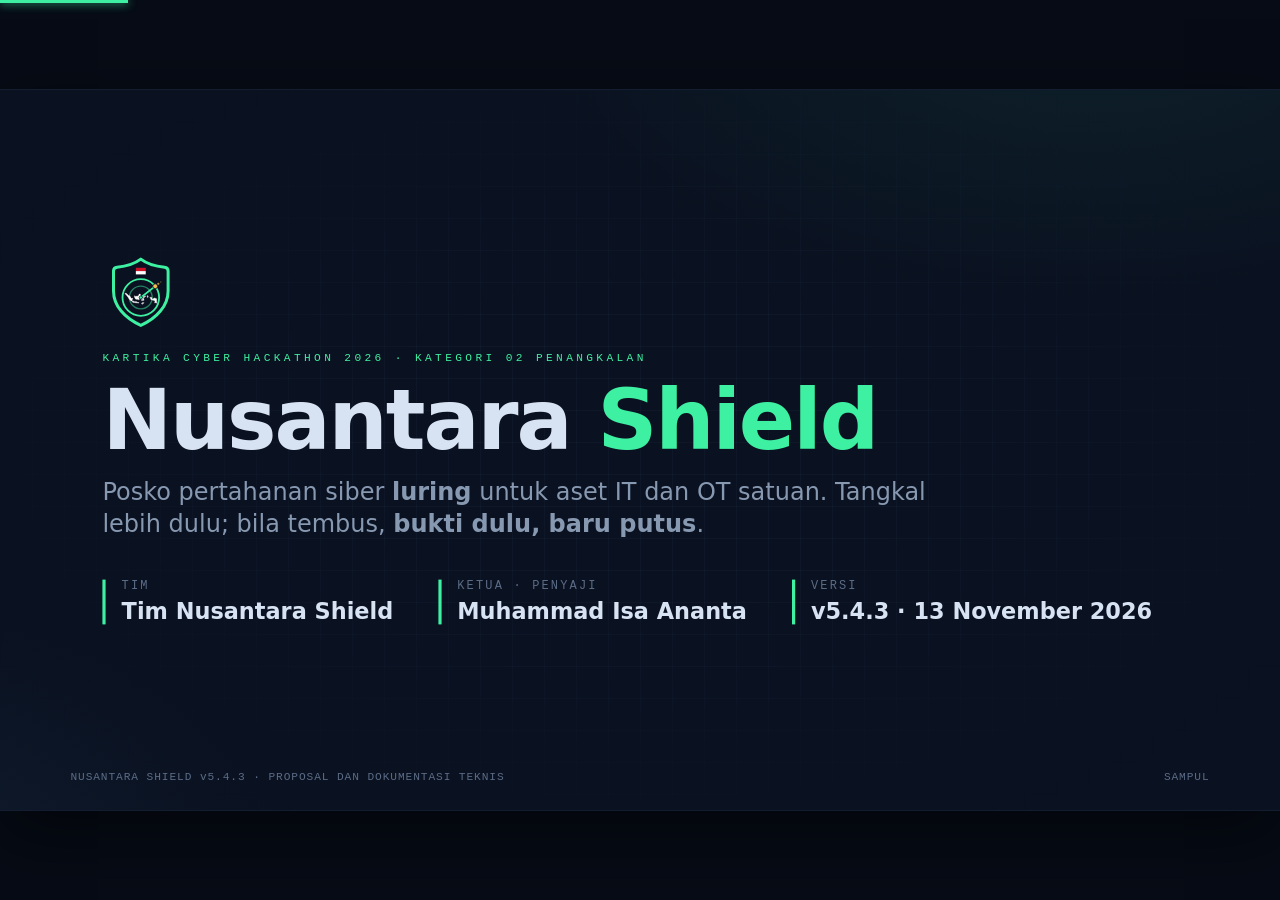
<file: presentation/index.html>
<!doctype html>
<html lang="id">
<head>
<meta charset="utf-8">
<meta name="viewport" content="width=device-width, initial-scale=1">
<title>Nusantara Shield v5.4.3 — Proposal dan Dokumentasi Teknis</title>
<!--
  Presentasi Proposal Solusi + Dokumentasi Teknis · Nusantara Shield v5.4.3
  Kartika Cyber Hackathon 2026 · Kategori 02 Penangkalan

  Satu berkas, 100% luring: tanpa CDN, tanpa fon luar, tanpa gambar dari internet.
  Semua animasi memakai CSS @keyframes murni.

  Kendali:
    → / Spasi / PageDown / klik bagian kanan layar : slide berikutnya
    ← / PageUp / klik sepertiga kiri layar          : slide sebelumnya
    Home / End                                      : slide pertama / terakhir
    1–6                                             : lompat ke slide
    F                                               : layar penuh
    N                                               : catatan pembicara (bekal tanya jawab)
  Cetak ke PDF (Ctrl/Cmd+P) menghasilkan satu halaman per slide sebagai cadangan.
-->
<style>
:root {
  --latar: #0a1120;
  --permukaan: #101a2d;
  --permukaan-2: #14213a;
  --permukaan-3: #0c1526;
  --garis: #1f2d47;
  --garis-lembut: #172339;
  --teks: #d7e3f2;
  --teks-redup: #8798b1;
  --teks-samar: #5b6c87;
  --neon: #3ef0a1;
  --neon-lembut: rgba(62, 240, 161, .13);
  --neon-garis: rgba(62, 240, 161, .35);
  --biru: #7aa2d6;
  --biru-terang: #5cc8ff;
  --biru-lembut: rgba(92, 200, 255, .13);
  --kuning: #f2c14e;
  --kuning-lembut: rgba(242, 193, 78, .12);
  --merah: #ff5c74;
  --merah-lembut: rgba(255, 92, 116, .13);
  --merah-garis: rgba(255, 92, 116, .45);
  --huruf: system-ui, -apple-system, "Segoe UI", Roboto, "Helvetica Neue", Arial, sans-serif;
  --huruf-mono: ui-monospace, "SF Mono", Menlo, Consolas, "Liberation Mono", monospace;
}
* { box-sizing: border-box; }
html, body { margin: 0; height: 100%; }
body {
  background: #060b15; color: var(--teks); font-family: var(--huruf);
  overflow: hidden; -webkit-font-smoothing: antialiased;
}
h1, h2, h3, h4, p { margin: 0; }
b, strong { font-weight: 700; }

/* ---------- Panggung 1600×900, diskalakan agar pas layar apa pun ---------- */
#panggung {
  position: absolute; left: 50%; top: 50%;
  width: 1600px; height: 900px;
  transform: translate(-50%, -50%) scale(var(--skala, 1));
  background:
    radial-gradient(1200px 600px at 85% -10%, rgba(62, 240, 161, .07), transparent 60%),
    radial-gradient(900px 600px at -10% 110%, rgba(92, 200, 255, .06), transparent 60%),
    var(--latar);
  overflow: hidden;
  box-shadow: 0 0 0 1px var(--garis-lembut), 0 30px 80px rgba(0, 0, 0, .5);
}
#panggung::before {
  content: ""; position: absolute; inset: 0; pointer-events: none;
  background-image:
    linear-gradient(rgba(122, 162, 214, .045) 1px, transparent 1px),
    linear-gradient(90deg, rgba(122, 162, 214, .045) 1px, transparent 1px);
  background-size: 40px 40px;
  mask-image: radial-gradient(ellipse at center, #000 30%, transparent 85%);
  -webkit-mask-image: radial-gradient(ellipse at center, #000 30%, transparent 85%);
}

.slide {
  position: absolute; inset: 0;
  padding: 56px 88px 84px;
  display: flex; flex-direction: column;
  opacity: 0; visibility: hidden; transform: translateX(40px);
  transition: opacity .5s ease, transform .5s ease, visibility 0s linear .5s;
}
.slide.aktif { opacity: 1; visibility: visible; transform: none; transition: opacity .5s ease, transform .5s ease; }
.slide.lalu { transform: translateX(-40px); }

.kepala { display: flex; align-items: center; justify-content: space-between; margin-bottom: 26px; }
.penanda { font-family: var(--huruf-mono); font-size: 17px; letter-spacing: .18em; color: var(--neon); text-transform: uppercase; }
.penanda b { color: var(--teks-samar); font-weight: 400; margin-right: 14px; }
.merek { display: flex; align-items: center; gap: 12px; font-size: 15px; letter-spacing: .2em; color: var(--teks-redup); font-weight: 600; }
.logo { width: 38px; height: 38px; }
.kaki {
  position: absolute; left: 88px; right: 88px; bottom: 34px;
  display: flex; justify-content: space-between;
  font-family: var(--huruf-mono); font-size: 14px; color: var(--teks-samar); letter-spacing: .08em;
}
h2 { font-size: 48px; line-height: 1.12; font-weight: 750; letter-spacing: -.01em; }
h2 em { font-style: normal; color: var(--neon); }
.sub { margin-top: 12px; font-size: 22px; line-height: 1.45; color: var(--teks-redup); max-width: 1300px; }
.mono { font-family: var(--huruf-mono); }
.neon { color: var(--neon); }
.kartu-dasar {
  background: linear-gradient(180deg, var(--permukaan), var(--permukaan-3));
  border: 1px solid var(--garis); border-radius: 16px;
}
.label-kecil { font-family: var(--huruf-mono); font-size: 14px; letter-spacing: .16em; text-transform: uppercase; color: var(--teks-samar); }

/* =====================================================================
   SLIDE 1 · Latar belakang & prolog (tanpa fitur teknis)
   ===================================================================== */
.latar { margin-top: 4px; flex: 1; display: grid; grid-template-columns: 1fr 590px; gap: 52px; align-items: start; }
.kicker { font-family: var(--huruf-mono); font-size: 15px; letter-spacing: .2em; color: var(--merah); text-transform: uppercase; }
.punchline { margin-top: 10px; font-size: 46px; line-height: 1.14; font-weight: 800; letter-spacing: -.012em; }
.punchline em { font-style: normal; color: var(--merah); text-shadow: 0 0 34px rgba(255, 92, 116, .35); }
.lini { margin-top: 24px; display: grid; gap: 12px; position: relative; padding-left: 28px; }
.lini::before { content: ""; position: absolute; left: 7px; top: 8px; bottom: 8px; width: 2px; background: linear-gradient(var(--merah-garis), rgba(255, 92, 116, .05)); }
.peristiwa { position: relative; }
.peristiwa::before { content: ""; position: absolute; left: -27px; top: 6px; width: 14px; height: 14px; border-radius: 50%; background: var(--latar); border: 2px solid var(--merah); box-shadow: 0 0 12px rgba(255, 92, 116, .5); }
.peristiwa b { font-family: var(--huruf-mono); font-size: 15px; letter-spacing: .12em; color: var(--merah); }
.peristiwa p { margin-top: 3px; font-size: 18px; line-height: 1.45; color: var(--teks); }
.peristiwa p span { color: var(--teks-redup); }
.proyeksi { margin-top: 24px; padding: 18px 22px 18px; border-radius: 14px; border: 1px dashed var(--merah-garis); background: linear-gradient(135deg, rgba(255, 92, 116, .10), rgba(16, 26, 45, .55) 60%); }
.proyeksi .label-kecil { color: var(--kuning); font-size: 13px; }
.proyeksi .tanya-besar { margin-top: 8px; font-size: 25px; line-height: 1.35; font-weight: 700; color: #fff; }
.dampak { margin-top: 12px; display: flex; gap: 10px; flex-wrap: wrap; }
.dampak span { font-family: var(--huruf-mono); font-size: 14px; border-radius: 8px; padding: 6px 12px; border: 1px solid var(--garis); background: rgba(10, 17, 32, .6); color: var(--teks); }
.dampak span i { font-style: normal; color: var(--kuning); margin-right: 6px; }
.proyeksi .nyawa { margin-top: 10px; font-size: 16.5px; line-height: 1.45; color: var(--teks-redup); }
.proyeksi .nyawa b { color: var(--merah); }

/* Kliping berita: dua bingkai miring bertumpuk */
.kliping { position: relative; height: 640px; }
.berita { position: absolute; margin: 0; width: 540px; border-radius: 10px; overflow: hidden; background: #0b1324;
  border: 1px solid #2a3a58; box-shadow: 0 28px 60px rgba(0, 0, 0, .55), 0 0 0 1px rgba(255, 92, 116, .08); }
.berita.satu { top: 6px; left: 0; transform: rotate(-2.2deg); z-index: 1; }
.berita.dua { top: 318px; left: 46px; transform: rotate(1.8deg); z-index: 2; }
.berita svg { display: block; width: 100%; height: auto; }
.berita figcaption { display: flex; align-items: center; gap: 10px; padding: 9px 14px; font-size: 14px; color: var(--teks-redup); border-top: 1px solid #22314d; background: #0e182c; }
.berita figcaption b { font-family: var(--huruf-mono); font-size: 12px; letter-spacing: .14em; color: #fff; background: var(--merah); border-radius: 4px; padding: 2px 7px; }
.slide.aktif .peristiwa, .slide.aktif .proyeksi { animation: muncul .6s ease both; animation-delay: calc(var(--i) * .25s + .2s); }
.slide.aktif .berita.satu { animation: kliping-masuk .8s cubic-bezier(.2, .8, .2, 1) .3s both; }
.slide.aktif .berita.dua { animation: kliping-masuk-2 .8s cubic-bezier(.2, .8, .2, 1) .7s both; }
@keyframes kliping-masuk { from { opacity: 0; transform: translateY(26px) rotate(-6deg); } }
@keyframes kliping-masuk-2 { from { opacity: 0; transform: translateY(26px) rotate(6deg); } }

/* =====================================================================
   SLIDE 2 · Ringkasan eksekutif + radar berkedip + 3 titik lemah
   ===================================================================== */
/* Sampul (tinjauan ahli 9 Nov 2026: kesan pertama + siapa yang presentasi) */
.sampul { height: 100%; display: flex; flex-direction: column; justify-content: center; padding: 0 40px; }
.sampul .logo-besar { width: 96px; height: 96px; color: var(--neon); }
.sampul .label-kecil { color: var(--neon); letter-spacing: .3em; margin-top: 26px; }
.sampul h1 { font-size: 104px; line-height: 1; font-weight: 800; letter-spacing: -.025em; margin: 18px 0 18px; }
.sampul h1 span { color: var(--neon); }
.sampul .slogan-sampul { font-size: 30px; color: var(--teks-redup); max-width: 1100px; line-height: 1.35; }
.sampul .tim-sampul { display: flex; gap: 56px; margin-top: 48px; }
.sampul .tim-sampul div { border-left: 4px solid var(--neon); padding-left: 20px; }
.sampul .tim-sampul small { display: block; font-family: var(--huruf-mono); color: var(--teks-samar); font-size: 15px; letter-spacing: .18em; margin-bottom: 6px; }
.sampul .tim-sampul b { font-size: 28px; font-weight: 600; }
.ringkas { margin-top: 8px; display: grid; grid-template-columns: 1fr 360px; gap: 56px; align-items: center; }
.ringkas .label-kecil { color: var(--neon); }
.ringkas h1 { margin-top: 10px; font-size: 88px; line-height: 1; font-weight: 800; letter-spacing: -.025em; }
.ringkas h1 span { color: var(--neon); text-shadow: 0 0 40px rgba(62, 240, 161, .35); }
.slogan { margin-top: 16px; font-size: 24px; line-height: 1.42; max-width: 900px; }
.prolog { border-left: 3px solid var(--merah); background: linear-gradient(90deg, var(--merah-lembut), transparent 85%); padding: 10px 18px; border-radius: 0 10px 10px 0; }
.prolog p { font-size: 18px; line-height: 1.45; color: var(--teks); }
.prolog b { color: var(--merah); }
.prolog .tanya { margin-top: 4px; font-size: 19px; font-weight: 650; color: #fff; }
.slide.aktif .prolog { animation: muncul .7s ease .1s both; }
.slide.aktif .prolog .tanya { animation: muncul .7s ease .9s both; }
.slogan b { color: var(--neon); }
.slogan b.it { color: var(--teks); }
.urutan { margin-top: 14px; display: flex; flex-wrap: wrap; align-items: center; gap: 8px; font-family: var(--huruf-mono); font-size: 15px; letter-spacing: .06em; }
.urutan span { border: 1px solid var(--neon-garis); background: var(--neon-lembut); color: var(--neon); border-radius: 8px; padding: 7px 12px; }
.urutan i { font-style: normal; color: var(--teks-samar); }
.strip-angka { margin-top: 16px; display: grid; grid-template-columns: repeat(4, 1fr); gap: 14px; }
.angka { border: 1px solid var(--garis); background: rgba(16, 26, 45, .75); border-radius: 12px; padding: 12px 16px; }
.angka b { display: block; font-family: var(--huruf-mono); font-size: 32px; color: var(--neon); letter-spacing: -.02em; }
.angka span { display: block; font-size: 14px; line-height: 1.35; color: var(--teks-redup); margin-top: 2px; }

/* Radar CSS murni */
.radar-bingkai { display: grid; justify-items: center; gap: 12px; }
.radar {
  position: relative; width: 340px; height: 340px; border-radius: 50%; overflow: hidden;
  border: 1px solid var(--neon-garis);
  background:
    radial-gradient(circle, transparent 0 55.5px, rgba(62, 240, 161, .28) 55.5px 57px, transparent 57px 112px, rgba(242, 193, 78, .28) 112px 113.5px, transparent 113.5px),
    radial-gradient(circle at center, rgba(62, 240, 161, .10), rgba(10, 17, 32, .2) 70%),
    var(--permukaan-3);
  box-shadow: 0 0 60px rgba(62, 240, 161, .12), inset 0 0 40px rgba(0, 0, 0, .55);
}
.radar::before, .radar::after { content: ""; position: absolute; background: rgba(62, 240, 161, .22); }
.radar::before { left: 50%; top: 0; bottom: 0; width: 1px; }
.radar::after { top: 50%; left: 0; right: 0; height: 1px; }
.sapu {
  position: absolute; inset: 0; border-radius: 50%; z-index: 1;
  background: conic-gradient(transparent 0deg 290deg, rgba(62, 240, 161, .04) 290deg, rgba(62, 240, 161, .42) 360deg);
}
.sapu::after { content: ""; position: absolute; left: calc(50% - 1px); top: 0; width: 2px; height: 50%; background: var(--neon); box-shadow: 0 0 12px var(--neon); }
.slide.aktif .sapu { animation: putar 4s linear infinite; }
@keyframes putar { to { transform: rotate(360deg); } }
.zona { position: absolute; left: 50%; transform: translateX(-50%); z-index: 2; font-family: var(--huruf-mono); font-size: 11px; letter-spacing: .14em; color: var(--teks-samar); background: rgba(12, 21, 38, .8); padding: 1px 5px; border-radius: 4px; }
.titik {
  position: absolute; z-index: 3; width: 12px; height: 12px; border-radius: 50%;
  transform: translate(-50%, -50%); opacity: .35;
}
.titik.normal { background: var(--neon); width: 9px; height: 9px; }
.titik.waspada { background: var(--kuning); }
.titik.kritis { background: var(--merah); }
.titik.blokir { background: var(--biru-terang); border-radius: 2px; }
/* Kedip disinkronkan dengan sapuan: jeda = sudut ÷ 360 × 4 detik */
.slide.aktif .titik { animation: kedip-titik 4s ease-out infinite; animation-delay: var(--t); }
.slide.aktif .titik.kritis { animation-name: kedip-kritis; }
@keyframes kedip-titik {
  0% { opacity: 1; transform: translate(-50%, -50%) scale(1.5); box-shadow: 0 0 16px currentColor; }
  35% { opacity: .55; transform: translate(-50%, -50%) scale(1); }
  100% { opacity: .25; transform: translate(-50%, -50%) scale(1); }
}
@keyframes kedip-kritis {
  0% { opacity: 1; transform: translate(-50%, -50%) scale(1.6); box-shadow: 0 0 0 0 rgba(255, 92, 116, .7), 0 0 18px var(--merah); }
  30% { opacity: .9; box-shadow: 0 0 0 16px rgba(255, 92, 116, 0), 0 0 10px var(--merah); transform: translate(-50%, -50%) scale(1); }
  100% { opacity: .45; box-shadow: 0 0 0 0 rgba(255, 92, 116, 0); transform: translate(-50%, -50%) scale(1); }
}
.legenda { display: flex; gap: 16px; font-family: var(--huruf-mono); font-size: 13px; color: var(--teks-redup); }
.legenda span { display: flex; align-items: center; gap: 6px; }
.legenda i { width: 9px; height: 9px; border-radius: 50%; display: inline-block; }

.lemah { margin-top: 26px; display: grid; grid-template-columns: repeat(3, 1fr); gap: 20px; }
.lemah > div { padding: 18px 22px; border-top: 3px solid var(--merah); }
.lemah .label-kecil { color: var(--merah); font-size: 13px; }
.lemah h3 { margin-top: 6px; font-size: 22px; }
.lemah p { margin-top: 6px; font-size: 16px; line-height: 1.42; color: var(--teks-redup); }
.lemah .jawab { margin-top: 10px; padding-top: 10px; border-top: 1px dashed var(--garis); color: var(--neon); }
.petunjuk { position: absolute; right: 210px; bottom: 34px; font-family: var(--huruf-mono); font-size: 13px; color: var(--teks-samar); }

/* =====================================================================
   SLIDE 2 · Doktrin OODA + alur baku F-04 + tombol tahan 0–600 ms
   ===================================================================== */
.doktrin { margin-top: 22px; display: grid; grid-template-columns: 400px 1fr; gap: 44px; align-items: start; }
.ooda { width: 400px; height: 400px; display: block; }
.ooda text { font-family: var(--huruf); }
.ooda .busur { fill: none; stroke: var(--neon); stroke-opacity: .65; stroke-width: 2.4; stroke-dasharray: 7 6; }
.slide.aktif .ooda .busur { animation: alir 1.2s linear infinite; }
@keyframes alir { to { stroke-dashoffset: -13; } }
.ooda .simpul circle { fill: var(--permukaan); stroke: var(--garis); stroke-width: 2.4; }
.ooda .simpul .j { font-size: 15px; font-weight: 800; fill: var(--teks); letter-spacing: .05em; }
.ooda .simpul .s { font-size: 11.5px; fill: var(--teks-redup); }
.slide.aktif .ooda .simpul circle { animation: sorot 8s ease-in-out infinite; animation-delay: var(--t); }
@keyframes sorot {
  0%, 22% { stroke: var(--neon); fill: rgba(62, 240, 161, .16); filter: drop-shadow(0 0 10px rgba(62, 240, 161, .6)); }
  27%, 100% { stroke: var(--garis); fill: var(--permukaan); filter: none; }
}
.ooda-keterangan { margin-top: 6px; font-size: 16px; line-height: 1.45; color: var(--teks-redup); text-align: center; }
.ooda-keterangan b { color: var(--teks); }

.langkah { display: grid; gap: 8px; }
.baris-langkah {
  display: grid; grid-template-columns: 54px 1fr 250px; gap: 18px; align-items: center;
  padding: 9px 18px; border-radius: 14px;
  background: linear-gradient(90deg, var(--permukaan), var(--permukaan-3));
  border: 1px solid var(--garis);
}
.baris-langkah .no { width: 46px; height: 46px; border-radius: 12px; display: grid; place-items: center; font-family: var(--huruf-mono); font-size: 17px; font-weight: 700; border: 1px solid var(--garis); color: var(--teks-redup); }
.baris-langkah h3 { font-size: 20px; }
.baris-langkah p { margin-top: 3px; font-size: 15.5px; line-height: 1.4; color: var(--teks-redup); }
.baris-langkah.bukti { border-color: rgba(92, 200, 255, .4); }
.baris-langkah.bukti .no { color: var(--biru-terang); border-color: rgba(92, 200, 255, .45); }
.baris-langkah.isolasi { border-color: var(--neon-garis); box-shadow: 0 0 34px rgba(62, 240, 161, .07); }
.baris-langkah.isolasi .no { color: var(--neon); border-color: var(--neon-garis); }
.baris-langkah.pulih { border-style: dashed; }
.lencana { font-family: var(--huruf-mono); font-size: 16px; border-radius: 8px; padding: 8px 12px; text-align: center; }
.lencana small { display: block; font-size: 12px; color: var(--teks-redup); margin-top: 2px; }
.lencana.kuning { border: 1px solid rgba(242, 193, 78, .45); background: var(--kuning-lembut); color: var(--kuning); }
.lencana.biru { border: 1px solid rgba(92, 200, 255, .45); background: var(--biru-lembut); color: var(--biru-terang); }
.lencana.kunci { border: 1px dashed var(--garis); color: var(--teks-samar); display: flex; align-items: center; justify-content: center; gap: 8px; }
.lencana.kunci svg { width: 16px; height: 16px; }

/* Tombol tahan isolasi: terisi 0 → 600 ms, lalu dieksekusi */
.tahan { display: grid; gap: 5px; }
.tombol-tahan {
  position: relative; overflow: hidden; border: 1px solid var(--neon); border-radius: 10px;
  padding: 10px 12px; text-align: center; font-weight: 750; font-size: 16px; letter-spacing: .04em; color: var(--neon);
}
.tombol-tahan .isi { position: absolute; inset: 0; width: 100%; background: rgba(62, 240, 161, .28); }
.tombol-tahan span { position: relative; }
.slide.aktif .tombol-tahan .isi { animation: isi-tahan 3s linear .6s infinite; }
.slide.aktif .tombol-tahan { animation: kilat-tahan 3s linear .6s infinite; }
/* 600 ms dari siklus 3 s = 20% */
@keyframes isi-tahan { 0% { width: 0; } 20% { width: 100%; } 34% { width: 100%; opacity: 1; } 46%, 100% { width: 100%; opacity: 0; } }
@keyframes kilat-tahan { 0%, 19% { box-shadow: none; } 21% { box-shadow: 0 0 26px rgba(62, 240, 161, .7); } 40%, 100% { box-shadow: none; } }
.skala-ms { display: flex; justify-content: space-between; font-family: var(--huruf-mono); font-size: 11.5px; color: var(--teks-samar); }

.darurat { margin-top: 12px; display: flex; align-items: center; gap: 14px; padding: 12px 18px; border-radius: 12px; border: 1px solid var(--merah-garis); background: var(--merah-lembut); font-size: 16px; line-height: 1.4; }
.darurat b { color: var(--merah); font-family: var(--huruf-mono); letter-spacing: .1em; font-size: 14px; white-space: nowrap; }

/* =====================================================================
   SLIDE 3 · Server: grafik CPU menurun (−74%) + 492 uji
   ===================================================================== */
.dua-kolom { margin-top: 26px; display: grid; grid-template-columns: 1fr 1fr; gap: 40px; }
.grafik { padding: 22px 26px 18px; }
.grafik-kepala { display: flex; align-items: flex-start; justify-content: space-between; margin-bottom: 18px; }
.grafik-kepala h3 { font-size: 21px; font-weight: 650; }
.grafik-kepala h3 small { display: block; font-size: 14px; font-weight: 400; color: var(--teks-samar); margin-top: 4px; font-family: var(--huruf-mono); }
.turun { font-family: var(--huruf-mono); font-size: 52px; font-weight: 800; color: var(--neon); letter-spacing: -.03em; line-height: 1; text-shadow: 0 0 28px rgba(62, 240, 161, .45); }
.baris { display: grid; grid-template-columns: 92px 1fr 96px; align-items: center; gap: 14px; margin-bottom: 14px; }
.baris .lbl { font-family: var(--huruf-mono); font-size: 14px; letter-spacing: .12em; color: var(--teks-samar); text-transform: uppercase; }
.batang { height: 38px; background: rgba(31, 45, 71, .55); border-radius: 6px; overflow: hidden; }
.batang i { display: block; height: 100%; border-radius: 6px; }
.batang.sebelum i { width: 100%; background-color: rgba(255, 92, 116, .55); background-image: repeating-linear-gradient(135deg, transparent 0 10px, rgba(255, 255, 255, .06) 10px 20px); }
.batang.sesudah i { width: 25.9%; background-color: var(--neon); box-shadow: 0 0 22px rgba(62, 240, 161, .55); }
.baris .nilai { font-family: var(--huruf-mono); font-size: 24px; font-weight: 700; text-align: right; color: var(--teks-redup); }
.baris .nilai.sesudah { color: var(--neon); }
/* Animasi: batang "sebelum" tumbuh, batang "sesudah" tumbuh setinggi sebelum lalu MENURUN ke 25,9% */
.slide.aktif .batang.sebelum i { animation: tumbuh 1s cubic-bezier(.16, .84, .24, 1) .3s both; }
.slide.aktif .batang.sesudah i { animation: turun-cpu 3s cubic-bezier(.65, 0, .25, 1) .5s both; }
.slide.aktif .nilai.sesudah, .slide.aktif .turun { animation: muncul .6s ease 3.2s both; }
@keyframes tumbuh { from { width: 0; } }
@keyframes turun-cpu {
  0% { width: 0; background-color: var(--merah); box-shadow: none; }
  30% { width: 100%; background-color: var(--merah); box-shadow: none; }
  50% { width: 100%; background-color: var(--merah); }
  100% { width: 25.9%; background-color: var(--neon); box-shadow: 0 0 22px rgba(62, 240, 161, .55); }
}
@keyframes muncul { from { opacity: 0; transform: translateY(6px) scale(.96); } }
.sumber { margin-top: 4px; font-size: 13px; line-height: 1.45; color: var(--teks-samar); }
.sumber b { color: var(--teks-redup); font-weight: 500; }

.mini { margin-top: 18px; display: grid; grid-template-columns: repeat(3, 1fr); gap: 14px; }
.mini div { border: 1px solid var(--garis); background: rgba(16, 26, 45, .7); border-radius: 12px; padding: 12px 16px; }
.mini b { font-family: var(--huruf-mono); font-size: 21px; }
.mini b em { font-style: normal; color: var(--neon); }
.mini span { display: block; font-size: 13.5px; color: var(--teks-samar); margin-top: 3px; line-height: 1.35; }
.komponen { margin-top: 18px; display: flex; flex-wrap: wrap; gap: 8px; }
.komponen span { font-family: var(--huruf-mono); font-size: 14px; color: var(--biru-terang); border: 1px solid rgba(92, 200, 255, .35); background: var(--biru-lembut); border-radius: 999px; padding: 6px 14px; }
.komponen-ket { margin-top: 10px; font-size: 16px; line-height: 1.45; color: var(--teks-redup); }

.terminal { border-radius: 14px; overflow: hidden; border: 1px solid #1e293b; background: #0f172a; box-shadow: 0 20px 50px rgba(0, 0, 0, .45); }
.terminal-kepala { display: flex; align-items: center; gap: 8px; padding: 12px 16px; background: #111c33; border-bottom: 1px solid #1e293b; }
.terminal-kepala i { width: 12px; height: 12px; border-radius: 50%; display: inline-block; }
.terminal-kepala span { margin-left: 10px; font-family: var(--huruf-mono); font-size: 13px; color: var(--teks-samar); }
.terminal-isi { padding: 10px 20px 12px; font-family: var(--huruf-mono); font-size: 13.5px; line-height: 1.3; }
.t-baris { display: grid; grid-template-columns: 1fr auto; gap: 14px; padding: 1px 0; border-bottom: 1px dashed rgba(31, 45, 71, .7); }
.t-baris span { color: #cbd5e1; }
.t-baris span small { color: var(--teks-samar); font-size: 12.5px; margin-left: 6px; }
.t-baris em { font-style: normal; color: #4ade80; font-weight: 700; }
.t-baris.t-ot span { color: var(--kuning); }
.t-baris.t-ai span { color: var(--biru-terang); }
.t-perintah { color: var(--teks-redup); margin-bottom: 6px; }
.t-perintah b { color: var(--neon); font-weight: 400; }
.t-baris.t-doktrin { font-size: 17px; padding: 9px 0; border-bottom: 1px solid rgba(120,140,170,.15); }
.t-baris.t-doktrin small { display: block; font-size: 13px; margin: 3px 0 0; }
.t-baris.t-doktrin em { font-size: 20px; }
.t-baris.t-pendukung { opacity: .7; }
.t-akhir { margin-top: 8px; padding: 5px 12px; text-align: center; color: #4ade80; font-weight: 700; border: 1px solid rgba(74, 222, 128, .4); background: rgba(74, 222, 128, .08); border-radius: 8px; }
.slide.aktif .t-baris, .slide.aktif .t-akhir { animation: ketik .35s ease both; animation-delay: calc(var(--i) * .32s + .5s); }
@keyframes ketik { from { opacity: 0; transform: translateX(-8px); } }
.terminal-ket { margin-top: 12px; font-size: 15px; line-height: 1.5; color: var(--teks-redup); }
.terminal-ket b { color: var(--teks); }

/* =====================================================================
   SLIDE 4 · Mode Berdaulat (berjalan) vs peta jalan Hybrid n8n / AI Lokal
   ===================================================================== */
.berdaulat { margin-top: 24px; display: grid; grid-template-columns: 1fr 1.08fr; gap: 32px; }
.panel { padding: 22px 26px; }
.panel.berjalan { border-color: var(--neon-garis); box-shadow: 0 0 40px rgba(62, 240, 161, .06); }
.panel.rancangan { border-style: dashed; border-color: rgba(242, 193, 78, .45); background: linear-gradient(180deg, rgba(20, 33, 58, .6), rgba(12, 21, 38, .6)); }
.status { display: inline-block; font-family: var(--huruf-mono); font-size: 13px; letter-spacing: .14em; border-radius: 999px; padding: 5px 12px; }
.status.hijau { color: var(--neon); border: 1px solid var(--neon-garis); background: var(--neon-lembut); }
.status.kuning { color: var(--kuning); border: 1px solid rgba(242, 193, 78, .45); background: var(--kuning-lembut); }
.panel h3 { margin-top: 12px; font-size: 25px; }
.perimeter { margin-top: 12px; width: 100%; height: auto; display: block; }
.perimeter text { font-family: var(--huruf-mono); }
.slide.aktif .perimeter .lampu-on { animation: kedip 1.6s ease-in-out infinite; }
.cek { margin-top: 10px; display: grid; gap: 9px; }
.cek div { display: grid; grid-template-columns: 26px 1fr; font-size: 16.5px; line-height: 1.4; }
.cek i { font-style: normal; color: var(--neon); font-family: var(--huruf-mono); }
.cek b { color: var(--teks); }
.cek span { color: var(--teks-redup); }
.banding { margin-top: 14px; width: 100%; border-collapse: separate; border-spacing: 0; font-size: 15.5px; line-height: 1.38; }
.banding th, .banding td { padding: 10px 12px; text-align: left; vertical-align: top; border-bottom: 1px solid var(--garis); }
.banding th { font-size: 17px; }
.banding th small { display: block; font-family: var(--huruf-mono); font-size: 12px; font-weight: 400; color: var(--teks-samar); letter-spacing: .08em; margin-top: 2px; }
.banding th.hybrid { color: var(--biru-terang); }
.banding th.lokal { color: var(--kuning); }
.banding td:first-child { width: 150px; font-family: var(--huruf-mono); font-size: 13px; letter-spacing: .06em; color: var(--teks-samar); text-transform: uppercase; }
.banding td { color: var(--teks-redup); }
.rancangan .banding td { padding: 6px 12px; }
.aturan { margin-top: 16px; padding: 12px 16px; border-radius: 12px; border-left: 3px solid var(--neon); background: var(--neon-lembut); font-size: 15.5px; line-height: 1.45; }
.aturan b { color: var(--neon); }

/* =====================================================================
   SLIDE 5 · Kesimpulan & tanya jawab
   ===================================================================== */
.penutup { margin-top: 32px; display: grid; grid-template-columns: repeat(4, 1fr); gap: 20px; }
.besar { padding: 24px 24px 20px; }
.besar b { display: block; font-family: var(--huruf-mono); font-size: 56px; font-weight: 800; letter-spacing: -.03em; color: var(--neon); text-shadow: 0 0 30px rgba(62, 240, 161, .35); line-height: 1.05; }
.besar b.biru { color: var(--biru-terang); text-shadow: 0 0 30px rgba(92, 200, 255, .35); }
.besar strong { display: block; margin-top: 10px; font-size: 20px; }
.besar span { display: block; margin-top: 6px; font-size: 16px; color: var(--teks-redup); line-height: 1.45; }
.slide.aktif .besar { animation: muncul .6s ease both; animation-delay: calc(var(--i) * .15s + .2s); }
.jaminan { margin-top: 28px; display: flex; gap: 12px; flex-wrap: wrap; }
.jaminan span { font-family: var(--huruf-mono); font-size: 15px; letter-spacing: .06em; color: var(--neon); border: 1px solid var(--neon-garis); background: var(--neon-lembut); border-radius: 999px; padding: 8px 16px; }
.pernyataan { margin-top: 30px; font-size: 27px; line-height: 1.45; max-width: 1340px; }
.qa { margin-top: auto; display: flex; align-items: center; gap: 22px; font-size: 44px; font-weight: 800; letter-spacing: .02em; }
.qa::before { content: ""; width: 14px; height: 14px; border-radius: 50%; background: var(--neon); box-shadow: 0 0 16px var(--neon); }
.penempatan { margin-top: 26px; display: grid; grid-template-columns: 200px 1fr 1fr 1fr; gap: 16px; align-items: stretch; }
.penempatan .label { font-family: var(--huruf-mono); font-size: 14px; letter-spacing: .14em; color: var(--kuning); align-self: center; line-height: 1.5; }
.penempatan .label small { display: block; letter-spacing: .04em; color: var(--teks-samar); font-size: 13px; margin-top: 4px; }
.penempatan .tk { position: relative; border: 1px solid rgba(122, 162, 214, .35); background: rgba(122, 162, 214, .07); border-radius: 12px; padding: 12px 18px; }
.penempatan .tk b { display: block; font-family: var(--huruf-mono); font-size: 14px; letter-spacing: .14em; color: var(--biru); }
.penempatan .tk strong { display: block; font-size: 20px; margin-top: 4px; }
.penempatan .tk span { display: block; font-size: 16px; color: var(--teks-redup); margin-top: 2px; }
.penempatan .tk:not(:last-child)::after { content: "\2192"; position: absolute; right: -14px; top: 50%; transform: translate(50%, -50%); color: var(--teks-samar); font-size: 18px; }
.slide.aktif .qa::before { animation: kedip 1.6s ease-in-out infinite; }
@keyframes kedip { 50% { opacity: .25; } }

/* ---------- Kendali di luar panggung ---------- */
.kendali {
  position: fixed; left: 50%; bottom: 14px; transform: translateX(-50%);
  display: flex; align-items: center; gap: 10px; z-index: 5;
  background: rgba(10, 17, 32, .82); border: 1px solid var(--garis); border-radius: 999px; padding: 6px 8px;
  backdrop-filter: blur(6px); -webkit-backdrop-filter: blur(6px);
  transition: opacity .4s; opacity: 0;
}
body.gerak .kendali, .kendali:hover, .kendali:focus-within { opacity: 1; }
.kendali button {
  background: transparent; color: var(--teks); border: 1px solid transparent; border-radius: 999px;
  width: 36px; height: 36px; font-size: 18px; cursor: pointer; display: grid; place-items: center;
}
.kendali button:hover, .kendali button:focus-visible { border-color: var(--neon-garis); color: var(--neon); outline: none; }
.kendali .hitung { font-family: var(--huruf-mono); font-size: 14px; color: var(--teks-redup); min-width: 64px; text-align: center; }
.kemajuan { position: fixed; left: 0; top: 0; height: 3px; background: var(--neon); box-shadow: 0 0 10px var(--neon); transition: width .5s ease; z-index: 5; }
#catatan {
  position: fixed; left: 50%; bottom: 64px; transform: translateX(-50%);
  width: min(1000px, calc(100vw - 32px)); max-height: 46vh; overflow: auto; z-index: 6;
  background: rgba(8, 14, 27, .97); border: 1px solid var(--garis); border-radius: 14px;
  padding: 18px 22px; font-size: 15px; line-height: 1.6; color: var(--teks); display: none;
}
body.catatan-on #catatan { display: block; }
#catatan h4 { margin: 0 0 8px; font-family: var(--huruf-mono); font-size: 12px; letter-spacing: .16em; color: var(--neon); text-transform: uppercase; }
#catatan ul { margin: 6px 0 0; padding-left: 20px; }
#catatan li { margin: 4px 0; }
#catatan code { font-family: var(--huruf-mono); color: var(--biru-terang); }
aside.catatan { display: none; }

@media (prefers-reduced-motion: reduce) {
  .slide, .slide.aktif { transition: none; transform: none; }
  *, *::before, *::after { animation: none !important; }
  .titik { opacity: .9; }
}

/* ---------- Cetak: satu halaman per slide (animasi berhenti di keadaan akhir) ---------- */
@page { size: 1600px 900px; margin: 0; }
@media print {
  html, body { height: auto; overflow: visible; background: var(--latar); }
  body { -webkit-print-color-adjust: exact; print-color-adjust: exact; }
  #panggung { position: static; transform: none; box-shadow: none; height: auto; overflow: visible; }
  #panggung::before { display: none; }
  .slide { position: relative; height: 900px; opacity: 1; visibility: visible; transform: none; break-after: page; }
  *, *::before, *::after { animation: none !important; }
  .titik { opacity: .9; }
  .tombol-tahan .isi { opacity: .5; }
  .kendali, .kemajuan, #catatan { display: none !important; }
}
i.asing { font-style: italic !important; color: inherit !important; font-family: inherit !important; margin: 0 !important; display: inline !important; width: auto !important; height: auto !important; background: none !important; }

.kamus-kolom { align-items: start; gap: 28px; }
table.kamus.peta td { white-space: normal; font-family: inherit; }
table.kamus.peta td:first-child { white-space: nowrap; font-family: var(--huruf-mono); }
table.kamus.peta code { font-size: 13px; color: var(--teks); }
.batas { color: var(--kuning); }
.dokumen-lengkap { margin: 14px 0 0; font-size: 15px; color: var(--teks-redup); }
.dokumen-lengkap a { color: var(--neon); text-decoration: none; font-family: var(--huruf-mono); }
.prinsip { margin-top: 30px; display: grid; grid-template-columns: repeat(3, 1fr); gap: 22px; }
.prinsip .kartu-dasar { padding: 24px 26px 22px; display: flex; flex-direction: column; gap: 12px; }
.prinsip b { font-family: var(--huruf-mono); font-size: 15px; letter-spacing: .16em; text-transform: uppercase; color: var(--neon); }
.prinsip strong { font-size: 25px; line-height: 1.25; color: var(--teks); }
.prinsip span { font-size: 17px; line-height: 1.5; color: var(--teks-redup); flex: 1; }
.prinsip code { font-family: var(--huruf-mono); font-size: 14px; color: var(--biru-terang); border-top: 1px solid var(--garis-lembut); padding-top: 10px; }
table.kamus { width: 100%; border-collapse: collapse; font-size: 14.5px; }
table.kamus td { padding: 5px 10px; border-bottom: 1px solid var(--garis-lembut); color: var(--teks-redup); vertical-align: top; }
table.kamus td:first-child { color: var(--neon); white-space: nowrap; width: 1%; font-family: var(--huruf-mono); }
</style>
</head>
<body>

<svg width="0" height="0" style="position:absolute" aria-hidden="true">
  <!-- Logo Nusantara Shield v2 (docs/logo/): perisai, Merah Putih 3:2, radar dua cincin, Nusantara, ancaman terkunci di perimeter -->
  <symbol id="logo" viewBox="0 0 512 512">
    <path d="M256 34 C298 66 352 82 414 88 Q438 90 438 114 V246 C438 346 362 428 256 476 C150 428 74 346 74 246 V114 Q74 90 98 88 C160 82 214 66 256 34 Z" fill="#0A1120" stroke="#3EF0A1" stroke-width="20" stroke-linejoin="round"/>
    <rect x="223" y="92" width="66" height="22" fill="#CE1126"/><rect x="223" y="114" width="66" height="22" fill="#FFFFFF"/>
    <circle cx="256" cy="290" r="122" fill="none" stroke="#3EF0A1" stroke-width="12"/>
    <circle cx="256" cy="290" r="76" fill="none" stroke="#3EF0A1" stroke-width="9" stroke-opacity=".5"/>
    <g fill="#FFFFFF" stroke="#FFFFFF" stroke-width="2.5" stroke-linejoin="round">
      <path d="M278.1 324.8 L275.1 325.6 L265.3 325.2 L264.4 326.1 L265.1 329.9 L261.5 330.1 L260.6 331.7 L267.1 334.6 L268.0 334.2 L268.2 332.6 L265.5 330.6 L265.7 328.1 L275.4 327.7 L278.1 326.1 Z"/>
      <path d="M197.2 317.6 L197.5 318.5 L200.6 319.2 L202.6 321.4 L208.2 322.7 L215.8 322.7 L223.7 325.4 L231.9 325.6 L237.3 327.2 L238.7 326.3 L243.1 327.2 L244.2 326.3 L244.2 324.8 L243.4 324.1 L238.7 324.8 L237.8 322.7 L232.4 322.1 L230.1 319.2 L223.4 316.9 L219.0 318.7 L213.6 318.5 L210.7 315.8 L206.2 314.5 L198.8 314.5 Z"/>
      <path d="M316.3 290.9 L316.1 293.2 L319.2 294.1 L321.7 297.0 L321.7 299.2 L320.8 300.4 L323.7 302.8 L324.4 305.3 L329.8 304.4 L334.0 306.6 L344.5 309.8 L348.3 312.4 L350.4 316.2 L351.0 320.5 L347.9 322.7 L347.7 325.6 L356.4 324.8 L361.6 328.1 L361.8 299.2 L361.1 298.1 L347.0 293.2 L340.3 297.2 L336.5 301.5 L334.2 301.5 L330.4 296.8 L330.4 291.6 L329.3 290.1 L322.4 288.3 Z"/>
      <path d="M280.1 289.8 L273.1 290.7 L270.4 292.5 L268.0 292.5 L265.7 289.6 L265.7 287.8 L262.4 291.2 L261.3 296.8 L259.2 299.9 L259.7 303.0 L261.5 303.3 L262.8 305.3 L262.6 312.7 L265.1 313.1 L266.6 311.8 L266.4 300.8 L267.1 299.9 L269.5 300.1 L269.5 303.7 L272.0 305.9 L272.0 308.2 L273.1 309.5 L278.5 307.1 L276.0 303.9 L276.0 301.5 L273.6 297.7 L273.6 295.2 L280.3 291.4 Z"/>
      <path d="M288.8 279.5 L287.5 278.6 L282.8 282.2 L272.2 281.3 L268.6 284.9 L283.9 285.1 L287.0 283.1 Z"/>
      <path d="M300.7 276.8 L299.1 278.6 L298.9 283.1 L300.2 288.9 L301.1 290.3 L302.5 290.5 L302.0 285.6 L304.9 284.9 L305.1 280.0 L302.0 279.5 L301.8 277.7 Z"/>
      <path d="M253.6 268.1 L251.4 267.0 L245.4 267.4 L240.4 278.4 L236.9 280.9 L230.1 280.0 L227.0 282.2 L220.5 282.7 L216.7 278.4 L215.4 278.4 L213.6 280.9 L213.4 285.1 L214.9 290.3 L218.3 293.9 L219.6 300.4 L226.1 300.8 L227.9 303.0 L234.8 301.9 L238.4 303.0 L240.2 305.7 L245.4 303.5 L248.1 299.5 L248.3 294.1 L251.9 290.7 L253.4 284.7 L254.8 283.6 L258.4 283.3 L259.2 282.4 L258.8 281.1 L255.2 278.4 L255.2 275.7 L253.2 273.0 L253.2 270.6 L254.1 269.5 Z"/>
      <path d="M150.4 261.4 L150.0 263.4 L151.6 265.9 L158.7 271.7 L161.4 276.2 L166.3 279.5 L167.9 284.9 L172.6 289.8 L176.4 297.4 L182.5 304.8 L191.6 313.1 L198.1 313.1 L199.0 301.0 L201.9 300.8 L203.1 299.7 L199.9 294.3 L197.5 293.6 L196.1 294.5 L195.7 297.0 L193.4 297.0 L191.4 292.7 L187.8 290.7 L188.3 286.0 L178.0 277.3 L173.7 275.9 L169.7 271.5 L163.9 267.0 L161.0 263.0 Z"/>
    </g>
    <path d="M256 290 L350.6 216.1" stroke="#3EF0A1" stroke-width="12" stroke-linecap="round"/>
    <circle cx="256" cy="290" r="11" fill="#3EF0A1" stroke="#0A1120" stroke-width="5"/>
    <circle cx="389.2" cy="186.0" r="5" fill="#F2C14E" fill-opacity=".4"/>
    <circle cx="372.6" cy="198.9" r="7.5" fill="#F2C14E" fill-opacity=".7"/>
    <circle cx="352.1" cy="214.9" r="16" fill="#F2C14E" stroke="#0A1120" stroke-width="5"/>
  </symbol>
  <symbol id="gembok" viewBox="0 0 16 16">
    <rect x="3" y="7" width="10" height="7.5" rx="1.5" fill="currentColor"/>
    <path d="M5.2 7V5a2.8 2.8 0 0 1 5.6 0v2" fill="none" stroke="currentColor" stroke-width="1.6"/>
  </symbol>
</svg>

<div class="kemajuan" id="kemajuan"></div>

<main id="panggung" aria-live="polite">

<!-- =============================== SAMPUL =============================== -->
<section class="slide" data-judul="Sampul">
  <div class="sampul">
    <svg class="logo logo-besar" aria-hidden="true"><use href="#logo"/></svg>
    <p class="label-kecil">KARTIKA CYBER HACKATHON 2026 · KATEGORI 02 PENANGKALAN</p>
    <h1>Nusantara <span>Shield</span></h1>
    <p class="slogan-sampul">Posko pertahanan siber <b>luring</b> untuk aset IT dan OT satuan. Tangkal lebih dulu; bila tembus, <b>bukti dulu, baru putus</b>.</p>
    <div class="tim-sampul">
      <div><small>TIM</small><b>Tim Nusantara Shield</b></div>
      <div><small>KETUA · PENYAJI</small><b>Muhammad Isa Ananta</b></div>
      <div><small>VERSI</small><b>v5.4.3 · 13 November 2026</b></div>
    </div>
  </div>
  <aside class="catatan"><h4>Catatan pembicara · Sampul (≈10 detik)</h4><p>"Selamat pagi, Dewan Juri. Saya Muhammad Isa Ananta, mewakili Tim Nusantara Shield, Kategori 02 Penangkalan." Langsung lanjut ke latar belakang.</p></aside>
  <div class="kaki"><span>NUSANTARA SHIELD v5.4.3 · PROPOSAL DAN DOKUMENTASI TEKNIS</span><span>SAMPUL</span></div>
</section>

<!-- =============================== SLIDE 1 =============================== -->
<section class="slide" data-judul="Latar Belakang">
  <div class="kepala">
    <div class="penanda"><b>01</b>Latar Belakang dan Urgensi</div>
    <div class="merek"><svg class="logo" aria-hidden="true"><use href="#logo"/></svg>NUSANTARA SHIELD</div>
  </div>

  <div class="latar">
    <div>
      <p class="kicker">Pelajaran yang sudah dibayar mahal</p>
      <h2 class="punchline">Berkaca dari kelumpuhan PDNS 2024: <em>tanda bahaya sudah terlihat, tetapi tidak ditindak.</em></h2>

      <div class="lini">
        <div class="peristiwa" style="--i:0"><b>MEI 2023 · BSI</b>
          <p>ATM dan <i>mobile banking</i> terganggu 8–11 Mei. <span>Penyusupan diduga dimulai sejak libur Lebaran; pelaku mengklaim mencuri 1,5 TB data.</span></p></div>
        <div class="peristiwa" style="--i:1"><b>JUNI 2024 · PDNS</b>
          <p>Tanda bahaya ≈49 jam tanpa tindakan. <span>Upaya mematikan Windows Defender sejak 17 Juni 23.15 WIB; aktivitas jahat 20 Juni 00.54 (BSSN). Hanya ≈2% data punya cadangan; layanan imigrasi lumpuh.</span></p></div>
      </div>

      <div class="proyeksi" style="--i:2">
        <p class="label-kecil">Proyeksi ancaman · fasilitas kesehatan satuan</p>
        <p class="tanya-besar">Bagaimana jika esok hari serangan serupa melumpuhkan integrasi Information Technology (IT) dan Operational Technology (OT) di infrastruktur kesehatan satuan kita?</p>
        <div class="dampak">
          <span><i>IT</i>rekam medis dan layanan klinis</span>
          <span><i>OT</i>genset dan kelistrikan ruang operasi</span>
        </div>
        <p class="nyawa">Di RSPAD atau rumah sakit jajaran Kesdam, lambat merespons bukan sekadar soal data hilang, tetapi soal <b>nyawa dan keamanan nasional</b>.</p>
      </div>
    </div>

    <div class="kliping">
      <figure class="berita satu">
        <svg viewBox="0 0 540 250" role="img" aria-label="Ilustrasi insiden PDNS Juni 2024 menurut BSSN: upaya mematikan Windows Defender 17 Juni pukul 23.15, aktivitas jahat 20 Juni pukul 00.54, selang sekitar 49 jam; hanya sekitar 2 persen data punya cadangan">
          <rect width="540" height="250" fill="#0d1729"/>
          <text x="20" y="30" font-family="ui-monospace,Menlo,Consolas,monospace" font-size="13" font-weight="700" letter-spacing="1.5" fill="#ff5c74">PDNS SURABAYA · JUNI 2024</text>
          <rect x="398" y="15" width="122" height="22" rx="5" fill="rgba(255,92,116,.15)" stroke="#ff5c74"/>
          <text x="459" y="30" font-family="ui-monospace,Menlo,Consolas,monospace" font-size="11" fill="#ff5c74" text-anchor="middle" letter-spacing="1">RANSOMWARE</text>
          <g>
            <rect x="24" y="52" width="122" height="150" rx="8" fill="#101a2d" stroke="#2a3a58"/>
            <g fill="#14213a" stroke="#22314d"><rect x="34" y="62" width="102" height="26" rx="3"/><rect x="34" y="96" width="102" height="26" rx="3"/><rect x="34" y="130" width="102" height="26" rx="3"/><rect x="34" y="164" width="102" height="26" rx="3"/></g>
            <g fill="#ff5c74"><circle cx="45" cy="75" r="3"/><circle cx="45" cy="109" r="3"/><circle cx="45" cy="143" r="3"/><circle cx="45" cy="177" r="3"/></g>
            <circle cx="85" cy="127" r="27" fill="#0b1324" stroke="#ff5c74" stroke-width="2.5"/>
            <rect x="73" y="125" width="24" height="18" rx="3" fill="#ff5c74"/>
            <path d="M78 125v-6a7 7 0 0 1 14 0v6" fill="none" stroke="#ff5c74" stroke-width="3"/>
            <text x="85" y="226" font-size="12.5" fill="#d7e3f2" text-anchor="middle">Layanan imigrasi lumpuh</text>
          </g>
          <line x1="190" y1="78" x2="512" y2="78" stroke="#2a3a58" stroke-width="2"/>
          <line x1="205" y1="78" x2="480" y2="78" stroke="#ff5c74" stroke-width="2" stroke-dasharray="4 4" opacity=".6"/>
          <g font-size="11.5" fill="#8798b1">
            <circle cx="205" cy="78" r="7" fill="#0d1729" stroke="#f2c14e" stroke-width="2.5"/>
            <text x="205" y="106" text-anchor="middle" font-family="ui-monospace,Menlo,Consolas,monospace" font-weight="700" fill="#f2c14e">17 JUN 23.15</text>
            <text x="205" y="122" text-anchor="middle">upaya matikan</text><text x="205" y="136" text-anchor="middle">Windows Defender</text>
            <circle cx="345" cy="78" r="7" fill="#0d1729" stroke="#f2c14e" stroke-width="2.5"/>
            <text x="345" y="106" text-anchor="middle" font-family="ui-monospace,Menlo,Consolas,monospace" font-weight="700" fill="#f2c14e">≈49 JAM</text>
            <text x="345" y="122" text-anchor="middle">tanda bahaya,</text><text x="345" y="136" text-anchor="middle">tanpa tindakan</text>
            <circle cx="480" cy="78" r="9" fill="#ff5c74"/>
            <text x="480" y="106" text-anchor="middle" font-family="ui-monospace,Menlo,Consolas,monospace" font-weight="700" fill="#ff5c74">20 JUN 00.54</text>
            <text x="480" y="122" text-anchor="middle">aktivitas jahat;</text><text x="480" y="136" text-anchor="middle">Defender crash</text>
          </g>
          <text x="190" y="176" font-size="12.5" fill="#d7e3f2">Data yang punya cadangan</text>
          <text x="512" y="178" font-family="ui-monospace,Menlo,Consolas,monospace" font-size="22" font-weight="800" fill="#ff5c74" text-anchor="end">≈2%</text>
          <rect x="190" y="188" width="322" height="14" rx="4" fill="#1f2d47"/>
          <rect x="190" y="188" width="8" height="14" rx="4" fill="#ff5c74"/>
          <text x="190" y="226" font-size="11.5" fill="#5b6c87">Tebusan USD 8 juta · layanan banyak instansi terganggu</text>
        </svg>
        <figcaption><b>ILUSTRASI</b>Kronologi BSSN (detikINET 26 Jun; Raker Komisi I DPR 27 Jun 2024) · CNBC Indonesia</figcaption>
      </figure>
      <figure class="berita dua">
        <svg viewBox="0 0 540 250" role="img" aria-label="Ilustrasi insiden BSI Mei 2023: ATM dan mobile banking terganggu 8 sampai 11 Mei, pelaku mengklaim mencuri 1,5 TB data">
          <rect width="540" height="250" fill="#0d1729"/>
          <text x="20" y="30" font-family="ui-monospace,Menlo,Consolas,monospace" font-size="13" font-weight="700" letter-spacing="1.5" fill="#ff5c74">BANK SYARIAH INDONESIA · MEI 2023</text>
          <rect x="356" y="15" width="164" height="22" rx="5" fill="rgba(255,92,116,.15)" stroke="#ff5c74"/>
          <text x="438" y="30" font-family="ui-monospace,Menlo,Consolas,monospace" font-size="11" fill="#ff5c74" text-anchor="middle" letter-spacing="1">DUGAAN RANSOMWARE</text>
          <g>
            <rect x="26" y="58" width="78" height="104" rx="8" fill="#101a2d" stroke="#2a3a58"/>
            <rect x="36" y="68" width="58" height="38" rx="3" fill="#14213a" stroke="#22314d"/>
            <g fill="#22314d"><rect x="38" y="114" width="12" height="9" rx="2"/><rect x="54" y="114" width="12" height="9" rx="2"/><rect x="70" y="114" width="12" height="9" rx="2"/><rect x="38" y="127" width="12" height="9" rx="2"/><rect x="54" y="127" width="12" height="9" rx="2"/><rect x="70" y="127" width="12" height="9" rx="2"/></g>
            <rect x="42" y="145" width="46" height="5" rx="2" fill="#0b1324"/>
            <rect x="118" y="72" width="40" height="76" rx="7" fill="#101a2d" stroke="#2a3a58"/>
            <rect x="123" y="80" width="30" height="56" rx="3" fill="#14213a"/>
            <g stroke="#ff5c74" stroke-width="3" stroke-linecap="round"><path d="M57 79l16 16M73 79l-16 16M131 100l14 14M145 100l-14 14"/></g>
            <text x="92" y="186" font-size="12.5" fill="#d7e3f2" text-anchor="middle">ATM dan <tspan font-style="italic">mobile banking</tspan></text>
            <text x="92" y="202" font-size="12.5" fill="#d7e3f2" text-anchor="middle">terganggu</text>
          </g>
          <g font-family="ui-monospace,Menlo,Consolas,monospace" text-anchor="middle">
            <rect x="196" y="56" width="72" height="80" rx="8" fill="rgba(255,92,116,.14)" stroke="#ff5c74"/>
            <text x="232" y="90" font-size="26" font-weight="800" fill="#ff5c74">8</text><text x="232" y="106" font-size="10" fill="#8798b1">MEI</text><text x="232" y="125" font-size="10" fill="#ff5c74">GANGGUAN</text>
            <rect x="276" y="56" width="72" height="80" rx="8" fill="rgba(242,193,78,.12)" stroke="#f2c14e"/>
            <text x="312" y="90" font-size="26" font-weight="800" fill="#f2c14e">9</text><text x="312" y="106" font-size="10" fill="#8798b1">MEI</text><text x="312" y="125" font-size="10" fill="#f2c14e">BERANGSUR</text>
            <rect x="356" y="56" width="72" height="80" rx="8" fill="rgba(242,193,78,.12)" stroke="#f2c14e"/>
            <text x="392" y="90" font-size="26" font-weight="800" fill="#f2c14e">10</text><text x="392" y="106" font-size="10" fill="#8798b1">MEI</text><text x="392" y="125" font-size="10" fill="#f2c14e">BERANGSUR</text>
            <rect x="436" y="56" width="76" height="80" rx="8" fill="rgba(62,240,161,.12)" stroke="#3ef0a1"/>
            <text x="474" y="90" font-size="26" font-weight="800" fill="#3ef0a1">11</text><text x="474" y="106" font-size="10" fill="#8798b1">MEI</text><text x="474" y="125" font-size="10" fill="#3ef0a1">PULIH</text>
          </g>
          <text x="196" y="174" font-family="ui-monospace,Menlo,Consolas,monospace" font-size="22" font-weight="800" fill="#ff5c74">1,5 TB</text>
          <text x="290" y="166" font-size="12.5" fill="#d7e3f2">data nasabah diklaim dicuri pelaku</text>
          <text x="290" y="181" font-size="11" fill="#5b6c87">(klaim pelaku, belum terverifikasi)</text>
          <text x="196" y="226" font-size="11.5" fill="#5b6c87">Penyusupan diduga sejak libur Lebaran (dugaan analis)</text>
        </svg>
        <figcaption><b>ILUSTRASI</b>Diolah dari Bisnis.com (CISSReC, Vaksincom)</figcaption>
      </figure>
    </div>
  </div>
  <div class="petunjuk">← → berpindah · F layar penuh · N catatan</div>

  <aside class="catatan">
    <h4>Catatan pembicara · Slide 1 · Latar belakang (≈40 detik)</h4>
    <p><b>Alur: sejarah → proyeksi.</b> Jangan sebut fitur Nusantara Shield di slide ini.</p>
    <ul>
      <li><b>Sejarah:</b> "Mei 2023, layanan BSI terganggu empat hari; penyusupan diduga dimulai sejak libur Lebaran. Juni 2024, Pusat Data Nasional Sementara lumpuh. Menurut BSSN, upaya mematikan Windows Defender sudah terekam tanggal 17 Juni pukul 23.15; aktivitas jahat baru berjalan 20 Juni pukul 00.54. Ada sekitar 49 jam tanda bahaya tanpa tindakan, dan hanya sekitar 2 persen data yang punya cadangan."</li>
      <li><b>Proyeksi (sebut sebagai bayangan, bukan kejadian):</b> "Bayangkan kelumpuhan seperti Pusat Data Nasional Sementara (PDNS) terjadi pada infrastruktur kesehatan satuan, seperti RSPAD Gatot Soebroto atau rumah sakit jajaran Kesdam: rekam medis dan layanan klinis terkunci, dan sistem kendali fasilitas seperti genset dan kelistrikan ruang operasi berpotensi diambil alih. Di sana, lambat merespons bukan soal data, tetapi soal nyawa."</li>
      <li><b>Bukti bahwa ini bukan khayalan:</b> Agustus 2026, <i class="asing">ransomware</i> di Health Sciences Centre Winnipeg, Kanada, mengenai pendingin udara dan akses pintu rumah sakit. Pelayanan pasien selamat karena jaringan klinis dan fasilitas dipisah.</li>
      <li><b>Jangan katakan:</b> PDNS lumpuh "karena isolasi lambat", atau BSI "merusak bukti". Tidak ada sumber yang menyatakan itu. Yang terdokumentasi: tanda bahaya terlambat dikenali, dan forensik BSI masih ditunggu saat layanan dipulihkan.</li>
      <li><b>Dua panel di kanan adalah ilustrasi</b> yang diolah dari pemberitaan (detikINET, CNBC Indonesia, Bisnis.com), bukan tangkapan layar berita. Angka "1,5 TB" adalah klaim pelaku yang belum terverifikasi.</li>
    </ul>
  </aside>
  <div class="kaki"><span>NUSANTARA SHIELD v5.4.3 · PROPOSAL DAN DOKUMENTASI TEKNIS</span><span>01 / 09</span></div>
</section>

<!-- =============================== SLIDE 2 =============================== -->
<section class="slide" data-judul="Ringkasan Eksekutif">
  <div class="kepala">
    <div class="penanda"><b>02</b>Ringkasan Eksekutif</div>
    <div class="merek"><svg class="logo" aria-hidden="true"><use href="#logo"/></svg>NUSANTARA SHIELD</div>
  </div>

  <div class="ringkas">
    <div>
      <p class="label-kecil">Proposal Solusi · Kategori 02 Penangkalan</p>
      <h1>Nusantara <span>Shield</span></h1>
      <p class="slogan"><b>Perisai pertahanan (<i class="asing">Defensive Shield</i>) luring</b> yang <b>mendeteksi</b>, <b>mencegah</b>, dan <b>membantu merespons</b>: memperingatkan lebih dulu, memutus dalam 1,2 detik, dan <b>tidak pernah menghapus barang bukti.</b> Menjaga <b class="it">IT</b> dan <b class="it">OT</b> dalam satu layar; keputusan tetap di tangan manusia.</p>
      <div class="urutan">
        <span>PERINGATAN DINI</span><i>→</i><span>PERKETAT</span><i>│</i><span>BUKTI</span><i>→</i><span>ISOLASI</span><i>→</i><span>LAPSIT</span>
      </div>
      <div class="strip-angka">
        <div class="angka"><b>66%→20%</b><span>skor peluang serangan genset (heuristik); Perketat menurunkannya</span></div>
        <div class="angka"><b>≈1,2 dtk</b><span>keputusan Operator → jalur pertama putus, bukti di awal jeda</span></div>
        <div class="angka"><b>≈1,5%</b><span>CPU (prosesor) <i class="asing">server</i> untuk 300 layar (≈1,7% saat serangan)</span></div>
                <div class="angka"><b>5 aturan</b><span>doktrin dikunci 421 uji otomatis (+71 uji pendukung)</span></div>
      </div>
    </div>

    <div class="radar-bingkai">
      <div class="radar" role="img" aria-label="Radar anomali: jarak dari pusat menunjukkan zona jaringan, warna menunjukkan keparahan">
        <div class="sapu"></div>
        <span class="zona" style="top:52%">INTERNAL</span>
        <span class="zona" style="top:calc(50% + 63px)">DMZ</span>
        <span class="zona" style="top:calc(50% + 119px)">LUAR GERBANG</span>
        <i class="titik kritis"  style="left:256px;top:67px;--t:.44s"></i>
        <i class="titik normal"  style="left:223px;top:161px;--t:.89s"></i>
        <i class="titik waspada" style="left:248px;top:215px;--t:1.33s"></i>
        <i class="titik kritis"  style="left:120px;top:309px;--t:2.22s"></i>
        <i class="titik blokir"  style="left:78px;top:204px;--t:2.78s"></i>
        <i class="titik normal"  style="left:132px;top:157px;--t:3.22s"></i>
        <i class="titik kritis"  style="left:95px;top:81px;--t:3.56s"></i>
      </div>
      <div class="legenda">
        <span><i style="background:var(--neon)"></i>Normal</span>
        <span><i style="background:var(--kuning)"></i>Berisiko</span>
        <span><i style="background:var(--merah)"></i>Ancaman</span>
        <span><i style="background:var(--biru-terang);border-radius:2px"></i>Diblokir</span>
      </div>
    </div>
  </div>

  <div class="lemah">
    <div class="kartu-dasar">
      <p class="label-kecil">Titik lemah 01</p>
      <h3>Banjir peringatan</h3>
      <p>Ratusan peringatan per hari, sebagian besar tidak menyangkut aset satuan. Ancaman nyata tenggelam.</p>
      <p class="jawab">→ Korelasi Cyber Threat Intelligence (CTI) × aset IT dan OT: hanya aset berisiko yang naik WASPADA.</p>
    </div>
    <div class="kartu-dasar">
      <p class="label-kecil">Titik lemah 02</p>
      <h3>Penahanan lambat dan ragu</h3>
      <p>Izin berjenjang, tombol bermakna ganda, laporan disusun manual di tengah krisis.</p>
      <p class="jawab">→ Dua kunci: mesin menandai WASPADA, hanya Operator yang memutus (tahan 0,6 dtk); Laporan Situasi (LAPSIT) otomatis.</p>
    </div>
    <div class="kartu-dasar">
      <p class="label-kecil">Titik lemah 03</p>
      <h3>Bukti rusak saat pemulihan</h3>
      <p>Server di-<i>restart</i> atau dipulihkan sebelum bukti disalin; rantai barang bukti putus.</p>
      <p class="jawab">→ Secure Hash Algorithm 256-bit (SHA-256) sebelum isolasi; pemulihan dikunci sampai <i class="asing">hash</i> cocok.</p>
    </div>
  </div>

  <aside class="catatan">
    <h4>Catatan pembicara · Slide 2 · Ringkasan eksekutif</h4>
    <p><b>Solusi:</b> "Nusantara Shield adalah Perwira Staf Siber Digital: mengenali ancaman IT maupun OT lebih awal, mengamankan bukti, lalu memutus jalur penyerang IT/OT dalam ≈1,2 detik, tanpa mematikan genset. Keputusan tetap di tangan manusia."</p>
    <ul>
      <li><b>Bingkai utama:</b> Nusantara Shield adalah <b>sistem pendukung keputusan</b> bagi Operator. Mesin mempercepat, manusia memutuskan. Sengaja <b>tidak</b> otonom penuh.</li>
      <li>Tiga kartu merah = peta jalan presentasi. Setiap slide berikutnya menutup satu titik lemah.</li>
      <li><b>Dua kunci konfirmasi:</b> "Tidak ada satu sinyal pun yang memutus jaringan vital secara otomatis penuh (<i class="asing">autonomous</i>) tanpa keputusan akhir manusia. Kunci pertama mesin: CTI dan AI lokal hanya menaikkan status ke WASPADA. Kunci kedua manusia: hanya Operator yang bisa memerintahkan isolasi; akun Pengamat ditolak <i class="asing">server</i>."</li>
      <li>Radar: <b>jarak dari pusat = zona jaringan</b> (internal, DMZ, luar gerbang); <b>warna = keparahan</b>. Arah titik hanya penanda alamat Internet Protocol (IP), <b>bukan lokasi geografis</b>.</li>
      <li><b>Kalimat pembeda:</b> "Banyak sistem pertahanan berhenti di alarm. Nusantara Shield berlanjut sampai bukti tersegel, jalur terputus, dan LAPSIT terbit, dalam satu alur yang dikunci <i class="asing">server</i>, tanpa internet."</li>
      <li><b>Satu definisi ≈1,2 dtk</b> (dipakai di semua slide): dari Operator selesai menahan tombol sampai jalur pertama terputus. Bukti diamankan di awal jeda itu; di purwarupa pengamanan bukti tersimulasi sehingga selesai seketika. Di produksi, total waktu = lama pengamanan bukti + 1,2 dtk (lihat jawaban soal <i class="asing">memory dump</i> di Slide 6). Ini jeda baku alur purwarupa (<code>JEDA_RUNBOOK</code>); perintah ke sakelar masih simulasi. Asal semua angka: Proposal §7.2 dan slide Lampiran B.</li>
      <li>≈1,5% CPU (siaga) dan ≈1,7% (serangan) diukur ulang pada versi akhir, 26 Okt 2026, dengan <code>tools/ukur_beban.py</code>: 300 siaran SSE sungguhan, Linux 2 inti. Angka −80% lalu lintas berasal dari uji beban optimasi siaran ralat (uvicorn + Chromium, 15–17 Okt 2026).</li>
      <li>Kategori: <b>02 Penangkalan</b>, sesuai contoh panitia: <i class="asing">Threat Intelligence Platform</i> dan <i class="asing">Automated Incident Response</i>.</li>
    </ul>
  </aside>
  <div class="kaki"><span>NUSANTARA SHIELD v5.4.3 · PROPOSAL DAN DOKUMENTASI TEKNIS</span><span>02 / 09</span></div>
</section>

<!-- =============================== SLIDE 2 =============================== -->
<section class="slide" data-judul="Doktrin dan UI/UX">
  <div class="kepala">
    <div class="penanda"><b>03</b>Doktrin dan UI/UX · Siklus OODA</div>
    <div class="merek"><svg class="logo" aria-hidden="true"><use href="#logo"/></svg>NUSANTARA SHIELD</div>
  </div>
  <h2>Tangkal lebih dulu. <em>Bila tembus: bukti dulu, baru putus.</em></h2>
  <p class="sub">Mesin mengamati dan menyiapkan; operator memutuskan; <i class="asing">server</i> mengeksekusi dalam urutan yang dikunci.</p>

  <div class="doktrin">
    <div>
      <svg class="ooda" viewBox="0 0 400 400" role="img" aria-label="Siklus OODA: Amati, Orientasi, Putuskan, Bertindak">
        <defs>
          <marker id="panah-ooda" viewBox="0 0 10 10" refX="7" refY="5" markerWidth="6" markerHeight="6" orient="auto"><path d="M0 0L10 5L0 10z" fill="#3ef0a1"/></marker>
        </defs>
        <circle cx="200" cy="200" r="146" fill="none" stroke="#1f2d47" stroke-dasharray="2 6"/>
        <path class="busur" d="M254.9 82.2A130 130 0 0 1 317.8 145.1" marker-end="url(#panah-ooda)"/>
        <path class="busur" d="M317.8 254.9A130 130 0 0 1 254.9 317.8" marker-end="url(#panah-ooda)"/>
        <path class="busur" d="M145.1 317.8A130 130 0 0 1 82.2 254.9" marker-end="url(#panah-ooda)"/>
        <path class="busur" d="M82.2 145.1A130 130 0 0 1 145.1 82.2" marker-end="url(#panah-ooda)"/>
        <circle cx="200" cy="200" r="58" fill="#0c1526" stroke="#1f2d47"/>
        <text x="200" y="196" text-anchor="middle" font-size="22" font-weight="800" fill="#3ef0a1" letter-spacing="3">OODA</text>
        <text x="200" y="214" text-anchor="middle" font-size="11.5" fill="#8798b1">manusia</text>
        <text x="200" y="228" text-anchor="middle" font-size="11.5" fill="#8798b1">memutuskan</text>
        <g class="simpul" style="--t:0s"><circle cx="200" cy="70" r="54"/><text class="j" x="200" y="68" text-anchor="middle">AMATI</text><text class="s" x="200" y="86" text-anchor="middle">sensor · CTI</text></g>
        <g class="simpul" style="--t:2s"><circle cx="330" cy="200" r="54"/><text class="j" x="330" y="198" text-anchor="middle">ORIENTASI</text><text class="s" x="330" y="216" text-anchor="middle">CTI + AI × aset</text></g>
        <g class="simpul" style="--t:4s"><circle cx="200" cy="330" r="54"/><text class="j" x="200" y="328" text-anchor="middle">PUTUSKAN</text><text class="s" x="200" y="346" text-anchor="middle">tahan 0,6 dtk</text></g>
        <g class="simpul" style="--t:6s"><circle cx="70" cy="200" r="54"/><text class="j" x="70" y="198" text-anchor="middle">BERTINDAK</text><text class="s" x="70" y="216" text-anchor="middle">langkah 2–5</text></g>
      </svg>
      <p class="ooda-keterangan"><b>Satu tombol, satu makna.</b> Konfirmasi dengan menahan tombol, bukan jendela "Anda yakin?". Isolasi dan pemulihan adalah dua pintu terpisah.</p>
    </div>

    <div>
      <div class="langkah">
        <div class="baris-langkah">
          <span class="no">1</span>
          <div><h3>Tangkal (peringatan dini)</h3><p>Korelasi CTI dan AI lokal menaikkan aset IT/OT berisiko ke WASPADA <b>sebelum diserang</b>; satu klik Perketat menurunkan paparannya. Bila tetap tembus, langkah 2–5 berjalan.</p></div>
          <div class="lencana kuning">WASPADA → PERKETAT<small>peluang serangan per aset</small></div>
        </div>
        <div class="baris-langkah bukti">
          <span class="no">2</span>
          <div><h3>Amankan bukti</h3><p>Salin memori, log, dan trafik; hitung SHA-256 tiap berkas; terbitkan berita acara. Tidak bisa dibatalkan.</p></div>
          <div class="lencana biru">BB-2026-001<small>SHA-256 · buku tambah-saja</small></div>
        </div>
        <div class="baris-langkah isolasi">
          <span class="no">3</span>
          <div><h3>Isolasi (IT · OT)</h3><p>≈1,2 dtk sejak keputusan Operator: aset IT diputus; jalur kantor → zona kendali OT diputus lewat sakelar terkelola, genset tetap menyala. Tanpa bukti: <b>ditolak sistem</b>.</p></div>
          <div class="tahan">
            <div class="tombol-tahan"><div class="isi"></div><span>⚡ TAHAN · ISOLASI</span></div>
            <div class="skala-ms"><span>0 ms</span><span>tahan</span><span>600 ms</span></div>
          </div>
        </div>
        <div class="baris-langkah">
          <span class="no">4</span>
          <div><h3>LAPSIT otomatis</h3><p>Terbit ke pimpinan hanya setelah semua pemutusan tuntas, merujuk nomor barang bukti.</p></div>
          <div class="lencana biru">IR-2026-001<small>nomor register berurutan</small></div>
        </div>
        <div class="baris-langkah pulih">
          <span class="no">5</span>
          <div><h3>Pulihkan</h3><p>Dibuka hanya bila aset terisolasi, <i class="asing">playbook</i> dicentang, dan SHA-256 bukti cocok ulang.</p></div>
          <div class="lencana kunci"><svg aria-hidden="true"><use href="#gembok"/></svg>PULIHKAN · terkunci</div>
        </div>
      </div>
      <div class="darurat"><b>ISOLASI DARURAT</b><span>Bila alat forensik gagal: alasan tertulis ≥15 karakter dan tombol ditahan 1,5 dtk. Tercatat di Buku Rantai Bukti, log audit Hash-based Message Authentication Code (HMAC), dan LAPSIT.</span></div>
    </div>
  </div>

  <aside class="catatan">
    <h4>Catatan pembicara · Slide 3 · Doktrin dan SOP F-04</h4>
    <p><b>Kalimat pembeda (dua kunci):</b> "Isolasi otomatis terdengar cepat, sampai ia memutus segmen OT karena alarm keliru. Di Nusantara Shield, isolasi selalu didahului bukti tersegel dan keputusan Operator. Yang diputus jalurnya, genset tetap menyala." Aturan OT baru (jalur tanpa izin, tulis Modbus di luar jendela pemeliharaan) pun hanya menaikkan WASPADA.</p>
    <p>Tekankan: <b>kecepatan dan ketertiban forensik tidak lagi saling bertentangan.</b> Operator tidak perlu mengingat urutan; <i class="asing">server</i> yang menjaganya. Ini menjawab temuan audit F-04 (<i class="asing">chain of custody</i>).</p>
    <ul>
      <li><b>Bahasa yang sama dengan buku Onno W. Purbo dan Gildas Deograt Lumy (2025):</b> lima langkah ini adalah siklus <i class="asing">detect → contain → eradicate → recover</i>, ditutup <i class="asing">After-Action Review</i> (AAR) di langkah Evaluasi. Kontainmen tidak mematikan fungsi layanan (<i class="asing">mission continuity</i>, contoh genset), dan pemulihan tidak menghapus jejak forensik.</li>
      <li>Urutan dikunci di <b><i class="asing">server</i></b>, bukan hanya di tampilan: jalan pintas lewat tombol, centang manual, atau antrean semuanya <b>ditolak sistem</b> (kode HTTP 409).</li>
      <li>Kenapa menahan tombol 0,6 detik? Lebih cepat daripada dialog konfirmasi, dan klik tak sengaja tidak memicu apa pun.</li>
      <li>Isolasi darurat hanya tersedia bila bukti <b>belum</b> bisa diamankan. Bila bukti sudah aman, jalur darurat ditolak. Setelah ancaman tertahan, bukti susulan wajib diamankan dan pemulihan tetap terkunci sampai <i class="asing">hash</i> cocok.</li>
      <li><b>IT · OT (sudah berjalan, dikunci 6 uji):</b> (1) Peringatan dini: tombol <b>Latihan OT: siarkan kabar Modbus</b> → <b>Pengendali genset</b> (192.0.2.120:502) naik <b>WASPADA ≈66%</b> → <b>Perketat</b>. (2) Isolasi OT: Latihan → target <b>Genset RS Kesdam</b> → <b>Sabotase OT</b> → tahan ⚡ → bukti disegel → ≈1,2 dtk kemudian <i class="asing">webhook</i> (simulasi) ke sakelar terkelola memutus jalur kantor → zona kendali; genset <b>tetap menyala</b> (kendali lokal) → LAPSIT SEV-1 ke Komandan Satuan (Dansat).</li>
      <li>Yang <b>belum</b> ada: sensor protokol industri dan sambungan ke sakelar fisik sungguhan (di purwarupa: simulasi <i class="asing">webhook</i>).</li>
      <li><b>Bila juri bertanya "kenapa tidak langsung matikan perangkat OT?":</b> di OT, memutus mendadak bisa menghentikan proses fisik (listrik, pompa, genset). Praktik baku (NIST SP 800-82) adalah memutus <b>jalur antara jaringan kantor dan zona kendali</b>, lewat prosedur keselamatan, bukan mematikan pengendalinya.</li>
      <li>Pemisahan wewenang: <b>Pengamat</b> melihat dan mencetak LAPSIT; <b>Operator</b> bertindak. Akun operator hanya lewat kode undangan (<code>NS_KODE_OPERATOR</code>) atau dibuatkan operator lain.</li>
      <li>Semua label (jabatan penerima laporan, nama satuan) berasal dari satu kamus istilah <code>app/istilah.py</code>, sehingga bisa disesuaikan tanpa mengubah logika.</li>
    </ul>
  </aside>
  <div class="kaki"><span>NUSANTARA SHIELD v5.4.3 · PROPOSAL DAN DOKUMENTASI TEKNIS</span><span>03 / 09</span></div>
</section>

<!-- =============================== SLIDE 3 =============================== -->
<section class="slide" data-judul="Keunggulan Server">
  <div class="kepala">
    <div class="penanda"><b>04</b>Keunggulan <i class="asing">Server</i> · Skalabilitas dan Uji</div>
    <div class="merek"><svg class="logo" aria-hidden="true"><use href="#logo"/></svg>NUSANTARA SHIELD</div>
  </div>
  <h2>Satu dapur, satu pengeras suara. <em>≈1,5% CPU untuk 300 layar.</em></h2>

  <div class="dua-kolom">
    <div>
      <div class="grafik kartu-dasar">
        <div class="grafik-kepala">
          <h3>Beban CPU <i class="asing">server</i> untuk 300 layar<small>versi akhir · <code>tools/ukur_beban.py</code> · 26 Okt · Linux 2 inti</small></h3>
          <span class="turun">≈1,5%</span>
        </div>
        <p class="sumber" style="margin:2px 0 6px"><b>Riwayat:</b> siaran ralat (<i class="asing">delta</i>) memangkas beban <b>−74%</b> pada uji 17 Okt.</p>
        <div class="baris"><span class="lbl">Sebelum</span><div class="batang sebelum"><i></i></div><span class="nilai">10,8%</span></div>
        <div class="baris"><span class="lbl">Sesudah</span><div class="batang sesudah"><i></i></div><span class="nilai sesudah">2,8%</span></div>
        <p class="sumber"><b>Angka utama ≈1,5%</b> = 1,47% siaga · 1,67% saat serangan (versi akhir). Batang di atas hanya riwayat optimasi (uvicorn + Chromium, 17 Okt); alat dan mesinnya berbeda, jadi tidak dibandingkan langsung dengan angka utama.</p>
      </div>
      <div class="mini">
        <div><b>8,4 → <em>1,7</em></b><span>MB/s lalu lintas saat serangan intensif (−80%)</span></div>
        <div><b>≈<em>207 MB</em></b><span>memori <i class="asing">server</i> untuk 300 layar, termasuk pustaka AI (versi akhir)</span></div>
        <div><b>44 → <em>0 ms</em></b><span>kerja grafis kanvas yang tidak terlihat</span></div>
      </div>
      <div class="komponen">
        <span>Dapur tunggal</span><span>AI lokal Isolation Forest</span><span>Hub siaran delta</span><span>Gerbang ASGI 16 KB</span><span>Buku HMAC berantai</span><span>Brankas bukti</span>
      </div>
      <p class="komponen-ket">Satu dapur memasak gambaran situasi sekali per detik untuk semua layar; layar hanya menerima <b class="neon">ralat (delta)</b>, bukan gambar utuh. Cocok untuk jaringan satuan berpita sempit.</p>
    </div>

    <div>
      <div class="terminal">
        <div class="terminal-kepala"><i style="background:#ff5f57"></i><i style="background:#febc2e"></i><i style="background:#28c840"></i><span>nusantara-shield-v5.4.3 · ./run_tests.sh</span></div>
        <div class="terminal-isi">
          <p class="t-perintah"><b>$</b> ./run_tests.sh <span style="color:var(--teks-samar)"># ringkasan per aturan doktrin</span></p>
          <div class="t-baris t-doktrin" style="--i:0"><span>▶ Tangkal lebih dulu<small>peringatan dini beralasan · AI lokal · aturan · CTI · OT</small></span><em>135</em></div>
          <div class="t-baris t-doktrin" style="--i:1"><span>▶ Manusia memutuskan<small>peran · tombol ditahan · mesin tidak mengeksekusi · drill · tindak lanjut</small></span><em>155</em></div>
          <div class="t-baris t-doktrin t-ot" style="--i:2"><span>▶ Bukti dulu, baru putus<small>tanpa bukti ditolak sistem · isolasi darurat beralasan</small></span><em>37</em></div>
          <div class="t-baris t-doktrin" style="--i:3"><span>▶ Jejak tidak bisa ditulis ulang<small>HMAC berantai · titik periksa Ed25519 · saksi berjenjang</small></span><em>62</em></div>
          <div class="t-baris t-doktrin" style="--i:4"><span>▶ Luring dan paket tepercaya<small>sidik jari SHA-256 · tanda tangan Ed25519</small></span><em>32</em></div>
          <div class="t-baris t-doktrin t-pendukung" style="--i:5"><span>▶ Pendukung, bukan doktrin<small>kamus istilah · versi · siaran · linimasa</small></span><em>71</em></div>
          <div class="t-akhir" style="--i:6">═══ 492 passed in 58.68s ═══</div>
        </div>
      </div>
      <p class="terminal-ket">Jumlah uji bukan ukuran mutu; yang penting <b>aturan apa yang dijaga</b>: isolasi tanpa bukti <b>ditolak sistem</b> (HTTP 409) · pemulihan terkunci bila <i class="asing">hash</i> berbeda · sabotase OT diputus ≈1,2 dtk tanpa mematikan genset · sandi tidak pernah tercatat di log · AI menilai tanpa satu pun koneksi jaringan · data layar hasil rakitan delta identik dengan <i class="asing">server</i>.</p>
    </div>
  </div>

  <aside class="catatan">
    <h4>Catatan pembicara · Slide 4 · Arsitektur <i class="asing">server</i> (Dokumentasi Teknis §2)</h4>
    <p>Analogi: dulu setiap meja punya koki pribadi yang memasak menu yang sama. Kini satu koki memasak sekali, dan satu pengeras suara membacakannya ke semua meja. Layar hanya menerima "lembar ralat", bukan koran utuh.</p>
    <ul>
      <li>Komponen: Loket Application Programming Interface (API) <code>app/main.py</code> · Gerbang keamanan <code>app/keamanan.py</code> · Dapur situasi <code>app/telemetri.py</code> · Mesin Deteksi Anomali (<i class="asing">anomaly detection engine</i>) <code>app/ai_anomali.py</code> · Brankas bukti <code>app/bukti.py</code> · Buku berantai <code>app/audit.py</code> · Hub siaran <code>app/siaran.py</code> + <code>app/delta.py</code> · Dasbor <code>static/</code>.</li>
      <li>Gerbang ASGI memeriksa ukuran kiriman sebelum menyentuh logika aplikasi; lebih dari 16 KB diputus dengan kode 413. Satu-satunya pengecualian adalah impor log (≈2,6 MB), dan body-nya baru dibaca bila token sah.</li>
      <li>Batas yang sebaiknya disebut sendiri: sistem berjalan sebagai <b>satu proses <i class="asing">server</i></b>. Operasi multiproses adalah langkah lanjutan.</li>
      <li>Uji bisa dijalankan ulang juri dalam ≈60 detik: <code>./run_tests.sh</code> (Windows: <code>run_tests.bat</code>). Hasil asli versi akhir: 492 passed in 58.68s (Linux, Python 3.13, 13 Nov 2026); ringkasan per aturan doktrin dicetak <code>tests/conftest.py</code>, satu berkas uji dipetakan ke satu aturan utama, termasuk 24 uji Mesin Deteksi Aturan (<i class="asing">rule-based detection engine</i>), 6 uji linimasa dan KPI, 12 uji verifikasi audit tanpa <i class="asing">server</i>, dan 24 uji paket pasang Ubuntu bertanda tangan.</li>
      <li>Kebutuhan minimum: Python 3.10+, 2 inti, 512 MB memori bebas, 1 GB penyimpanan (terukur ≈400 MB setelah terpasang: pustaka Python ≈380 MB, kode dan dokumen ≈12 MB; paket pasang Ubuntu 95 MB). Memori terukur ≈207 MB untuk 300 layar, termasuk pustaka scikit-learn dan numpy (≈130 MB).</li>
    </ul>
  </aside>
  <div class="kaki"><span>NUSANTARA SHIELD v5.4.3 · PROPOSAL DAN DOKUMENTASI TEKNIS</span><span>04 / 09</span></div>
</section>

<!-- =============================== SLIDE 4 =============================== -->
<section class="slide" data-judul="Mode Berdaulat">
  <div class="kepala">
    <div class="penanda"><b>05</b>Mode Berdaulat · Sovereign Mode</div>
    <div class="merek"><svg class="logo" aria-hidden="true"><use href="#logo"/></svg>NUSANTARA SHIELD</div>
  </div>
  <h2>Inti + AI anomali berjalan luring. <em>LLM narasi: peta jalan.</em></h2>

  <div class="berdaulat">
    <div class="panel kartu-dasar berjalan">
      <span class="status hijau">● SUDAH BERJALAN · INTI v5.4.3 + AI LOKAL</span>
      <h3>Nusantara Shield Core: 100% luring</h3>
      <svg class="perimeter" viewBox="0 0 600 190" role="img" aria-label="Server di dalam jaringan tertutup satuan; layanan awan dan CDN tidak dipakai">
        <rect x="120" y="14" width="360" height="166" rx="18" fill="rgba(62,240,161,.05)" stroke="#3ef0a1" stroke-width="1.6" stroke-dasharray="8 6"/>
        <text x="300" y="38" text-anchor="middle" font-size="12" fill="#3ef0a1" letter-spacing="3">JARINGAN TERTUTUP SATUAN</text>
        <rect x="262" y="54" width="76" height="110" rx="7" fill="#14213a" stroke="#3ef0a1" stroke-width="1.4"/>
        <text x="300" y="72" text-anchor="middle" font-size="9" fill="#f2c14e">SERVER · AI</text>
        <g fill="#0c1526" stroke="#1f2d47"><rect x="272" y="80" width="56" height="14" rx="2"/><rect x="272" y="100" width="56" height="14" rx="2"/><rect x="272" y="120" width="56" height="14" rx="2"/><rect x="272" y="140" width="56" height="14" rx="2"/></g>
        <g fill="#3ef0a1"><circle class="lampu-on" cx="280" cy="87" r="2.4"/><circle cx="280" cy="107" r="2.4"/><circle class="lampu-on" cx="280" cy="127" r="2.4"/><circle cx="280" cy="147" r="2.4"/></g>
        <g stroke="#5cc8ff" stroke-opacity=".6" stroke-width="1.4"><path d="M213 82H262M213 136H262M387 82H338M387 136H338"/></g>
        <g fill="#14213a" stroke="#5cc8ff" stroke-opacity=".8"><rect x="155" y="68" width="58" height="30" rx="4"/><rect x="155" y="122" width="58" height="30" rx="4"/><rect x="387" y="68" width="58" height="30" rx="4"/><rect x="387" y="122" width="58" height="30" rx="4"/></g>
        <text x="184" y="174" text-anchor="middle" font-size="10" fill="#8798b1">layar operator</text>
        <text x="416" y="174" text-anchor="middle" font-size="10" fill="#8798b1">layar pengamat</text>
        <path d="M18 82h62a13 13 0 0 0-3-25 18 18 0 0 0-33-6 12 12 0 0 0-22 9 11 11 0 0 0-4 22z" fill="#14213a" stroke="#8798b1"/>
        <path d="M520 82h62a13 13 0 0 0-3-25 18 18 0 0 0-33-6 12 12 0 0 0-22 9 11 11 0 0 0-4 22z" fill="#14213a" stroke="#8798b1"/>
        <g stroke="#8798b1" stroke-dasharray="4 4" stroke-width="1.4"><path d="M84 72H120M480 72H516"/></g>
        <g stroke="#ff5c74" stroke-width="3" stroke-linecap="round"><path d="M95 63l14 18M109 63l-14 18M491 63l14 18M505 63l-14 18"/></g>
        <text x="50" y="104" text-anchor="middle" font-size="10" fill="#8798b1">awan / API luar</text>
        <text x="550" y="104" text-anchor="middle" font-size="10" fill="#8798b1">CDN dan fon luar</text>
        <text x="50" y="118" text-anchor="middle" font-size="10" fill="#ff5c74">tidak dipakai</text>
        <text x="550" y="118" text-anchor="middle" font-size="10" fill="#ff5c74">tidak dipakai</text>
      </svg>
      <div class="cek">
        <div><i>✓</i><span><b><i class="asing">On-premise</i> penuh di 1 satuan/RS:</b> tanpa awan, CDN, atau skrip daring; dipasang dari paket luring bersidik jari SHA-256, <b>tanpa internet sama sekali</b>.</span></div>
        <div><i>✓</i><span><b>Peran Pengamat dan Operator;</b> isolasi dengan tombol ditahan 0,6 dtk; LAPSIT dan ekspor PDF; <b>Drill Kesiapan</b> berskor.</span></div>
        <div><i>✓</i><span><b>Rantai bukti HMAC-SHA256 + titik periksa Ed25519,</b> korelasi CTI, simulasi OT genset.</span></div>
        <div><i>✓</i><span><b>Mesin Deteksi Anomali (berfungsi penuh):</b> <i class="asing">Isolation Forest</i> (scikit-learn), 100% luring di <i class="asing">backend</i>; skor anomali lalu lintas IT/OT tiap detik.</span></div>
        <div><i>✓</i><span><b>Mesin Deteksi Aturan:</b> <i class="asing">login</i> gagal berulang (8 dalam 60 dtk), <i class="asing">login</i> tembus, dan pemindaian <i class="asing">port</i> (15 dalam 10 dtk) dari peristiwa sintetis atau log Wazuh/Suricata yang diimpor; ambang terbuka.</span></div>
      </div>
    </div>

    <div class="panel kartu-dasar rancangan">
      <span class="status kuning">◌ PETA JALAN · BELUM ADA DI PURWARUPA</span>
      <h3>Eskalasi, Mode Hybrid, dan Asisten Narasi</h3>
      <table class="banding">
        <thead>
          <tr><th></th><th class="hybrid">Mode Hybrid<small>N8N · KONEKSI TERKENDALI</small></th><th class="lokal">Mode Luring<small>LOCAL INFERENCE</small></th></tr>
        </thead>
        <tbody>
          <tr><td>(1) Eskalasi</td><td colspan="2">Pengiriman LAPSIT otomatis berjenjang ke Sansidam (Kodam) dan Kartika CSIRT (Pussiberad)</td></tr>
          <tr><td>(2) Lintas satuan</td><td colspan="2">Akses dan tampilan lintas satuan untuk pemantauan serentak di Mabes</td></tr>
          <tr><td>Umpan intelijen</td><td>BSSN/MISP masuk satu arah lewat gerbang satuan</td><td>Paket indikator bertanda tangan lewat media yang diperiksa</td></tr>
          <tr><td>Asisten Narasi</td><td>LLM awan, hanya bila kebijakan mengizinkan</td><td>Llama 3 8B lewat Ollama di <i class="asing">server</i> satuan (<i class="asing">local inference</i>)</td></tr>
          <tr><td>Penguatan</td><td colspan="2">Otorisasi kedaluwarsa = batal · aturan dua orang · garis dasar Modbus</td></tr>
          <tr><td>Bila gagal</td><td colspan="2">Koneksi atau LLM mati → sistem jatuh ke <b class="neon">Mode Berdaulat</b>; inti tetap jalan</td></tr>
        </tbody>
      </table>
      <div class="aturan"><b>Aturan tetap di semua mode:</b> AI hanya menyarankan, tidak pernah mengeksekusi. Isolasi tetap butuh operator menahan tombol; bukti tetap diamankan lebih dulu; semua tercatat di log HMAC.</div>
    </div>
  </div>

  <aside class="catatan">
    <h4>Catatan pembicara · Slide 5 · Kedaulatan sistem (Proposal §5.1, Dokumentasi §4)</h4>
    <p><b>Kalimat pembeda (luring):</b> "“Tanpa awan” harus berlaku sampai ke demonya. Nusantara Shield dipasang dari paket bersidik jari tanpa internet, lalu seluruh uji dijalankan di mesin itu juga."</p>
    <p><b>Kalimat kunci:</b> "Yang kami demonstrasikan hari ini adalah inti di panel kiri, termasuk AI deteksi anomali, dan semuanya sudah berjalan tanpa internet. Panel kanan adalah peta jalan, belum dibangun."</p>
    <ul>
      <li><b>Pesan karya sendiri:</b> "Bapak/Ibu, pada Mode Berdaulat tidak ada satu pun data posko yang keluar ke server asing, termasuk server AI asing. Korelasi ancaman, skor anomali AI, sidik jari bukti, dan laporan dihitung di <i class="asing">server</i> milik satuan sendiri. Sistem ini kami bangun sendiri, dan kodenya dapat diperiksa baris per baris."</li>
      <li><b>Bukti langsung:</b> cabut internet saat demo. Dasbor, <i class="asing">playbook</i>, dan tombol isolasi tetap berjalan. Bila kabel LAN dicabut, <i class="asing">server</i> dan dasbor di laptop yang sama tetap bekerja.</li>
      <li>"Apakah AI sudah dipakai di sistem?" <b>Ya, untuk deteksi anomali.</b> Isolation Forest (scikit-learn) dilatih dan dijalankan di <i class="asing">server</i> satuan; lalu lintas tidak wajar menaikkan aset ke WASPADA dengan alasan yang bisa dibaca, misalnya "perintah tulis Modbus 10× normal". Ini <i class="asing">local inference</i>: tanpa API luar, sehingga siap dipasang <i class="asing">air-gapped</i>. AI hanya menaikkan status; memutus tetap keputusan operator. Model bahasa (Llama 3 8B lewat Ollama) untuk draf LAPSIT masih peta jalan, sengaja tidak dimasukkan ke <i class="asing">server</i> inti agar CPU hemat. Asisten AI juga dipakai pengembang saat menulis kode, sebagaimana diizinkan panitia.</li>
      <li><b>Kaitan dengan Slide 1:</b> "Saat PDNS lumpuh, layanan banyak instansi yang dititipkan di sana ikut berhenti. Karena itu inti pertahanan satuan kami jalankan di posko sendiri, bukan di pusat data atau awan di luar kendali satuan."</li>
      <li><b>Triase dan Kesiapan Siber (bila ditanya "bagaimana dengan alarm palsu?"):</b> Operator menutup peringatan sebagai Selesai ditangani atau Positif Palsu (<i class="asing">False Positive</i>) dengan alasan tertulis; penutupan tercatat di Buku Rantai Bukti, tidak ada yang dihapus, dan bukti baru membuka peringatan lagi. Kartu Kesiapan Siber di samping Postur memberi rapor A–E dari dua sub-skor, Kerawanan dan Insiden.</li>
      <li><b>Baris "Penguatan" (Proposal §5.5, hasil studi banding 30 Okt 2026):</b> (1) <b>Sudah dibangun di v5.3.0:</b> titik periksa Ed25519 dengan kunci yang berevolusi per periode (<i class="asing">forward security</i>, rujukan makalah Nitro, ACM CCS 2025). Penyerang yang membobol <i class="asing">server</i> hari ini tidak bisa menulis ulang riwayat sampai titik periksa terakhir, dan auditor memeriksanya hanya dengan sidik jari kunci akar. (2) Permintaan Otorisasi kedaluwarsa = tidak dieksekusi; aset vital butuh dua akun berbeda (pola StackStorm dan Shuffle). (3) Garis dasar Modbus berbasis aktivitas (rujukan IPAL, RAID 2022) dan profil <i class="asing">polling</i> Welford. (4) Indikator CTI dikirim sebagai paket bertanda tangan kunci rilis. Butir 2–4 <b>belum dibangun</b>; sebut sebagai rencana.</li>
      <li>Kenapa dua jalur? Hybrid cocok untuk markas yang punya gerbang internet terkendali; AI Lokal (Asisten Narasi) untuk satuan yang wajib <i class="asing">air-gapped</i>. Keduanya opsional dan bisa dimatikan tanpa mengganggu inti.</li>
      <li>Pemasangan (Dokumentasi §4.1): <code>python3 -m venv .venv</code> → aktifkan → <code>pip install -r requirements.txt</code> → <code>python -m uvicorn app.main:app --host 127.0.0.1 --port 8000</code>. Buka 127.0.0.1:8000.</li>
      <li>Variabel penting: <code>NS_OPERATOR_PASSWORD</code>/<code>NS_VIEWER_PASSWORD</code> (sandi bawaan, min. 12), <code>NS_AUDIT_KEY</code> (kunci HMAC, mengaktifkan penyimpanan permanen), <code>NS_KODE_OPERATOR</code> (kode undangan operator).</li>
    </ul>
  </aside>
  <div class="kaki"><span>NUSANTARA SHIELD v5.4.3 · PROPOSAL DAN DOKUMENTASI TEKNIS</span><span>05 / 09</span></div>
</section>

<!-- =============================== SLIDE 5 =============================== -->
<section class="slide" data-judul="Kesimpulan dan Tanya Jawab">
  <div class="kepala">
    <div class="penanda"><b>06</b>Kesimpulan</div>
    <div class="merek"><svg class="logo" aria-hidden="true"><use href="#logo"/></svg>NUSANTARA SHIELD</div>
  </div>
  <h2>Tangkal dulu. Putus cepat. <em>Bukti utuh.</em></h2>

  <div class="penutup">
    <div class="besar kartu-dasar" style="--i:0"><b>66→20%</b><strong>Peringatan dini</strong><span>skor peluang serangan genset (heuristik) naik WASPADA sebelum diserang; Perketat menurunkannya.</span></div>
    <div class="besar kartu-dasar" style="--i:1"><b>≈1,2 dtk</b><strong>Penahanan ancaman</strong><span>keputusan Operator → jalur pertama putus; bukti diamankan di awal jeda.</span></div>
    <div class="besar kartu-dasar" style="--i:2"><b class="biru">≈1,5%</b><strong>CPU <i class="asing">server</i></strong><span>untuk 300 layar komando (≈1,7% saat serangan), diukur ulang pada versi akhir.</span></div>
    <div class="besar kartu-dasar" style="--i:3"><b class="biru">492</b><strong>Uji otomatis</strong><span>mengunci aturan doktrin, ambang deteksi, dan AI lokal; lulus semua.</span></div>
  </div>

  <div class="jaminan">
    <span>SEPENUHNYA DEFENSIF</span>
    <span>LURING PENUH</span>
    <span>MANUSIA MEMUTUSKAN</span>
    <span>DATA SINTETIS</span>
    <span>DIUKUR, BUKAN DIPROYEKSIKAN</span>
    <span>DIPETAKAN KE NIST CSF 2.0 · DOK. TEKNIS §2.6</span>
  </div>

  <p class="pernyataan"><b>Nusantara Shield:</b> posko pertahanan siber luring yang memperingatkan lebih dulu, memutus dalam 1,2 detik, dan <span class="neon">tidak pernah menghapus barang bukti.</span></p>

    <div class="penempatan">
    <div class="label">USULAN PENEMPATAN<small>belum diuji di satuan</small></div>
    <div class="tk"><b>SATUAN · LAPIS TAKTIS</b><strong>Posko siber RS TNI AD</strong><span>operator jaga · Dansat (pengamat)</span></div>
    <div class="tk"><b>KODAM</b><strong>Sansidam</strong><span>Sandi dan Siber Kodam · Tim Penangkalan Siber</span></div>
    <div class="tk"><b>PUSAT · LAPIS OPERASIONAL</b><strong>Pussiberad · Kartika CSIRT</strong><span>terima LAPSIT dan bukti</span></div>
  </div>

  <div class="qa">Siap untuk tanya jawab</div>

  <aside class="catatan">
    <h4>Catatan pembicara · Slide 6 · Bekal tanya jawab</h4>
    <p><b>Kalimat penutup (pilih satu, ucapkan pelan):</b></p>
    <ul>
      <li>"Alarm, dari mana pun asalnya, hanya memberi tahu. Pertanyaan di satuan adalah siapa yang berwenang memutus dan apakah buktinya masih sah di meja penyidik. Di Nusantara Shield, mesin menaikkan WASPADA, manusia memutus, dan setiap langkah terkunci dalam rantai HMAC."</li>
      <li>"Sistem yang butuh API awan untuk berpikir akan ikut lumpuh saat jalur internasional terganggu. Aturan deteksi, AI, dan korelasi ancaman Nusantara Shield berjalan di <i class="asing">server</i> satuan sendiri, dan dikunci 492 uji yang bisa diulang Dewan Juri."</li>
      <li>Jangan menyebut tim lain. Bila ditanya "AI kan banyak alarm palsu?": AI kami tidak pernah memutus; ia hanya menaikkan WASPADA, dan Operator memilah Positif Palsu (<i class="asing">False Positive</i>) dengan alasan tertulis yang tercatat di Buku Rantai Bukti. Jangan mengklaim nol <i class="asing">false positive</i>.</li>
    </ul>
    <ul>
      <li><b>"Dipasang di mana, siapa operatornya?"</b> Di posko siber tiap rumah sakit Tentara Nasional Indonesia Angkatan Darat (TNI AD), satu <i class="asing">server</i> luring per satuan. Operatornya petugas TI rumah sakit atau Bintara Siber; Dansat sebagai pengamat. Laporan dan bukti naik ke Sandi dan Siber Kodam (Sansidam) (Tim Penangkalan Siber) lalu ke Pusat Siber Angkatan Darat (Pussiberad) dan Kartika Computer Security Incident Response Team (CSIRT). Pengiriman otomatis ke pusat belum dibangun.</li>
      <li><b>"Bagaimana angka ini diukur?"</b> Uvicorn sungguhan dengan 100 dan 300 klien siaran serentak; CPU dan memori dibaca dari proses <i class="asing">server</i>; Chromium untuk waktu skrip kanvas.</li>
      <li><b>"Bagaimana jika alat forensik gagal saat serangan menyebar?"</b> Isolasi Darurat: alasan tertulis ≥15 karakter, tahan 1,5 detik, tercatat di tiga tempat. Pemulihan tetap terkunci sampai bukti susulan diamankan dan <i class="asing">hash</i> cocok.</li>
      <li><b>"<i class="asing">Memory dump</i> 8 GB di <i class="asing">server</i> produksi bisa makan beberapa menit. Selama itu <i class="asing">ransomware</i> terus jalan?"</b> Akui dulu: di purwarupa, pengambilan bukti tersimulasi dan selesai seketika, jadi ≈1,2 dtk belum menghitung lama pengambilan bukti sungguhan. Rancangan produksinya tiga lapis. (1) <b>Bukti ringkas dulu</b>: daftar proses, koneksi aktif, dan sidik jari berkas terdampak, dalam hitungan detik, lalu jalur diputus. (2) <b>Salinan memori penuh sesudah diputus</b>: memutus jaringan tidak mematikan <i class="asing">server</i>, jadi isi memori tetap ada; yang menghapusnya adalah mematikan atau memulihkan <i class="asing">server</i>. Catatan jujur: isolasi jaringan menghentikan penyebaran dan komunikasi ke C2, tetapi tidak menghentikan enkripsi lokal di <i class="asing">server</i> itu. (3) <b>Isolasi Darurat</b> bila bukti ringkas pun macet, enkripsi menyebar ke aset lain, atau layanan nyawa terancam: putus tanpa menunggu, alasan wajib tertulis dan tercatat permanen, bukti diambil susulan. Lapis 1 dan 2 belum dibangun; lapis 3 sudah berjalan dan diuji.</li>
      <li><b>"Bagaimana mencegah log diubah diam-diam?"</b> Log audit dan Buku Rantai Bukti berantai HMAC-SHA256: satu catatan diubah, rantai langsung putus dan ketahuan.</li>
      <li><b>"Apakah sistem memakai AI atau internet?"</b> AI ya, internet tidak. Mesin Deteksi Anomali (Isolation Forest) sudah berjalan luring di <i class="asing">server</i> satuan dan menilai 9 aset dalam ≈10 milidetik. Mesin Asisten Narasi (Llama 3 8B lewat Ollama), Mode Hybrid, pengiriman LAPSIT otomatis berjenjang ke Sansidam dan Kartika CSIRT, serta tampilan lintas satuan di Mabes adalah peta jalan, belum dibangun.</li>
      <li><b>"Kenapa rumah sakit?"</b> TNI AD punya aset kesehatan vital (RSPAD, rumah sakit jajaran Kesdam), tempat konvergensi IT dan OT menyangkut nyawa. Data kesehatan bernilai tinggi (279 juta data penduduk dijual pada 2021, sampelnya diduga dari BPJS Kesehatan), dan <i class="asing">ransomware</i> sudah menyasar OT rumah sakit (Winnipeg, Agustus 2026). Di purwarupa, "RS Kesdam", "RSPAD" (portal layanan pasien), dan genset adalah data contoh.</li>
      <li><b>"Bagaimana dengan OT?"</b> Pengendali genset (Modbus, port 502) ada di inventaris yang sama dengan aset IT. Kabar ancaman Modbus atau perintah tulis Modbus yang tidak wajar (dibaca AI lokal) menaikkannya ke WASPADA, dan skenario Sabotase OT memutus jalur kantor ↔ zona kendali ≈1,2 detik setelah bukti aman, mengikuti National Institute of Standards and Technology (NIST) SP 800-82: jalurnya yang diputus, genset tetap menyala. Perintah ke sakelar di purwarupa masih simulasi.</li>
      <li><b>"Apakah sistem bisa memutus jaringan sendiri?"</b> Tidak. Dua kunci: CTI dan AI lokal hanya menaikkan WASPADA; isolasi hanya bisa diperintahkan Operator dengan menahan tombol, dan bukti diamankan lebih dulu. Permintaan isolasi dari akun Pengamat ditolak <i class="asing">server</i> (403).</li>
      <li><b>"Kenapa tidak otonom penuh, seperti 'AI firewall otonom'?"</b> Sengaja. Nusantara Shield adalah sistem pendukung keputusan. Di jaringan vital, respons otomatis penuh membuka tiga risiko: peringatan keliru yang memutus layanan sendiri, respons yang dapat dipancing pihak luar, dan pemutusan tanpa pejabat yang bertanggung jawab. Kecepatannya tidak hilang: isolasi praotorisasi cukup ditahan 0,6 detik, dan pemutusan selesai ≈1,2 detik dengan bukti disegel lebih dulu.</li>
      <li><b>"Bagaimana posko ini sendiri dilindungi?"</b> Alat yang memegang tombol isolasi harus paling terlindungi: kata sandi PBKDF2-SHA256 200.000 putaran, token yang kedaluwarsa, <i class="asing">login</i> dibatasi 5 kali per menit, kiriman maksimal 16 KB, kebijakan keamanan konten ketat, dan buku audit berantai HMAC. Batasnya juga kami tulis: belum ada verifikasi dua langkah dan belum ada uji penetrasi independen (Dokumentasi Teknis §2.7).</li>
      <li><b>"Selaras dengan kerangka apa?"</b> NIST Cybersecurity Framework (CSF) 2.0: keenam fungsinya, <i class="asing">Govern, Identify, Protect, Detect, Respond, Recover</i>, sudah diisi fitur yang berjalan, dan tiap kategori dirujuk ke uji yang membuktikannya (Dokumentasi Teknis §2.6). Itu pemetaan mandiri, bukan sertifikasi.</li>
      <li><b>"Apakah ini alat ofensif?"</b> Tidak. Sepenuhnya defensif; data latihan sintetis dari blok alamat dokumentasi RFC 5737.</li>
      <li><b>"Bagaimana jika banyak proses / <i class="asing">server</i>?"</b> Saat ini satu proses; Hub dapat dipindah ke perantara pesan bersama sebagai tahap lanjut.</li>
      <li><b>"Bagaimana operator dilatih sebelum insiden sungguhan?"</b> Drill Kesiapan: satu insiden cerita (log auth.log atau Suricata) masuk lewat jalur impor dan aturan deteksi yang sama, lalu empat soal per fase NIST SP 800-61. Skor dihitung dari jejak yang tercatat: ketepatan 40, bukti 30, kecepatan penahanan 30. Hasilnya masuk LAPSIT bertanda LATIHAN. Skenario baru masih bertambah.</li>
      <li><b>"Bisa dipakai bersama Wazuh atau Suricata yang sudah ada?"</b> Ya, untuk impor berkas: <code>alerts.json</code> Wazuh dan <code>eve.json</code> Suricata dibaca luring lewat menu impor. Sambungan langsung ke sensor belum dibangun.</li>
      <li><b>Lima pertanyaan tersulit (hasil tinjauan independen, 10 Nov 2026), jawab jujur:</b></li>
      <li><b>"Suricata sungguhan menangkap perintah asing ke genset. Tombol apa yang ditekan?"</b> Temuan itu menaikkan genset ke WASPADA lengkap dengan alasan dan ATT&amp;CK. Operator menekan <b>Buka Insiden</b> di baris temuannya: <i class="asing">server</i> mengusulkan playbook Sabotase OT di layanan Genset, dan insiden hanya memuat aset dan kronologi dari temuan itu. Sesudahnya doktrin sama: amankan bukti (termasuk SHA-256 asli berkas <code>eve.json</code>), lalu tahan <b>Eksekusi Isolasi</b>; jalur kantor → zona kendali diputus, genset tetap menyala. Tahan tombol dijaga <i class="asing">server</i>, bukan hanya peramban.</li>
      <li><b>"1,2 detik itu diukur dari apa? Bagaimana bila memori 8 GB disalin dulu?"</b> 1,2 detik adalah jeda alur purwarupa dari keputusan Operator sampai jalur pertama putus; pengambilan bukti di purwarupa disimulasikan. Di lapangan, rancangannya tiga lapis: bukti ringkas dalam hitungan detik lalu putus, salinan memori penuh menyusul, dan Isolasi Darurat bila bukti macet. Doktrinnya tidak pernah "tunggu 8 GB dulu".</li>
      <li><b>"Penyerang sudah root di <i class="asing">server</i> posko. Apa yang masih terbukti?"</b> Riwayat sampai titik periksa terakhir: kunci periode lama sudah dimusnahkan, jadi tanda tangannya tidak bisa dibuat ulang. Penggulungan mundur log dan titik periksa ditangkap oleh salinan di luar posko: <b>Saksi Berjenjang Luring</b>. Posko menyerahkan rantai titik periksanya ke satuan atasan; satuan atasan mencatatnya di Buku Saksi bertanda tangan dan merekapnya ke atas. Kiriman yang lebih pendek atau berbeda ditolak di setiap jenjang. Entri sesudah saksi terakhir memang belum terlindungi; itu batas yang kami tulis.</li>
      <li><b>"Berapa alarm keliru pada lalu lintas rumah sakit sungguhan?"</b> Belum diukur; semua data sintetis. Karena itu alarm hanya menaikkan WASPADA dan tidak pernah memutus sendiri. Uji di jaringan satuan adalah langkah pertama penerapan.</li>
      <li><b>"Siapa di satuan yang sudah mencoba?"</b> Belum ada uji lapangan. Yang bisa diperiksa hari ini: paket terpasang luring di Ubuntu 24.04, semua uji bisa dijalankan ulang, dan Drill Kesiapan menyediakan latihan yang diwajibkan Perpres 82/2022 Pasal 15.</li>
      <li><b>"Luring, tetapi bagaimana menyambung ke Wazuh, firewall, dan genset?"</b> Luring berarti tanpa internet, bukan tanpa jaringan lokal. Satu <i class="asing">server</i> khusus di posko tersambung ke jaringan kantor (menerima log, melayani dasbor) dan jaringan manajemen (perintah ke sakelar), tanpa <i class="asing">routing</i> di antaranya. Genset hanya dibaca lewat Suricata di port cermin, satu arah; kami tidak pernah mengirim perintah ke genset. Yang diputus saat serangan adalah jalur kantor → zona kendali di sakelar, genset tetap menyala. Hari ini log masuk lewat impor berkas; konektor baca-saja ke API Wazuh adalah langkah berikutnya (Dokumentasi Teknis §4.5).</li>
      <li>Saat demo: isi <code>NS_AUDIT_KEY</code> agar nomor LAPSIT dan buku HMAC berlanjut setelah <i class="asing">server</i> dinyalakan ulang.</li>
    </ul>
  </aside>
  <div class="kaki"><span>NUSANTARA SHIELD v5.4.3 · PROPOSAL DAN DOKUMENTASI TEKNIS</span><span>06 / 09</span></div>
</section>

<!-- =============================== SLIDE 7 · LAMPIRAN =============================== -->
<section class="slide" data-judul="Lampiran: Kamus Singkatan">
  <div class="kepala">
    <div class="penanda"><b>07</b>Lampiran A · Kamus Singkatan</div>
    <div class="merek"><svg class="logo" aria-hidden="true"><use href="#logo"/></svg>NUSANTARA SHIELD</div>
  </div>
  <h2>Kamus singkatan. <em>Kepanjangan dulu, singkatan sesudahnya.</em></h2>
  <div class="dua-kolom kamus-kolom"><table class="kamus"><tbody><tr><td><b>AAR</b></td><td>After-Action Review</td></tr><tr><td><b>API</b></td><td>Application Programming Interface</td></tr><tr><td><b>ASGI</b></td><td>Asynchronous Server Gateway Interface</td></tr><tr><td><b>ATT&amp;CK</b></td><td>Adversarial Tactics, Techniques, and Common Knowledge (MITRE)</td></tr><tr><td><b>BSSN</b></td><td>Badan Siber dan Sandi Negara</td></tr><tr><td><b>CDN</b></td><td>Content Delivery Network</td></tr><tr><td><b>CDOC</b></td><td>Cyber Defense Operation Center</td></tr><tr><td><b>CPU</b></td><td>Central Processing Unit</td></tr><tr><td><b>CSF</b></td><td>Cybersecurity Framework (NIST)</td></tr><tr><td><b>CSIRT</b></td><td>Computer Security Incident Response Team</td></tr><tr><td><b>CTI</b></td><td>Cyber Threat Intelligence</td></tr><tr><td><b>Dansat</b></td><td>Komandan Satuan</td></tr><tr><td><b>DDoS</b></td><td>Distributed Denial of Service</td></tr><tr><td><b>DMZ</b></td><td>Demilitarized Zone</td></tr><tr><td><b>HMAC</b></td><td>Hash-based Message Authentication Code</td></tr><tr><td><b>IP</b></td><td>Internet Protocol</td></tr><tr><td><b>IT</b></td><td>Information Technology</td></tr><tr><td><b>Kesdam</b></td><td>Kesehatan Daerah Militer</td></tr><tr><td><b>Kodam</b></td><td>Komando Daerah Militer</td></tr><tr><td><b>LAPSIT</b></td><td>Laporan Situasi</td></tr></tbody></table><table class="kamus"><tbody><tr><td><b>LLM</b></td><td>Large Language Model</td></tr><tr><td><b>Mabes</b></td><td>Markas Besar</td></tr><tr><td><b>MISP</b></td><td>Malware Information Sharing Platform</td></tr><tr><td><b>NIST</b></td><td>National Institute of Standards and Technology</td></tr><tr><td><b>OODA</b></td><td>Observe–Orient–Decide–Act</td></tr><tr><td><b>OSINT</b></td><td>Open Source Intelligence</td></tr><tr><td><b>OT</b></td><td>Operational Technology</td></tr><tr><td><b>PDNS</b></td><td>Pusat Data Nasional Sementara</td></tr><tr><td><b>Pussiberad</b></td><td>Pusat Siber Angkatan Darat</td></tr><tr><td><b>RDP</b></td><td>Remote Desktop Protocol</td></tr><tr><td><b>RFC</b></td><td>Request for Comments</td></tr><tr><td><b>RSPAD</b></td><td>Rumah Sakit Pusat Angkatan Darat</td></tr><tr><td><b>Sansidam</b></td><td>Sandi dan Siber Kodam</td></tr><tr><td><b>SHA-256</b></td><td>Secure Hash Algorithm 256-bit</td></tr><tr><td><b>SIMRS</b></td><td>Sistem Informasi Manajemen Rumah Sakit</td></tr><tr><td><b>SOAR</b></td><td>Security Orchestration, Automation and Response</td></tr><tr><td><b>SOC</b></td><td>Security Operations Center</td></tr><tr><td><b>SPK</b></td><td>Sistem Pendukung Keputusan</td></tr><tr><td><b>SSE</b></td><td>Server-Sent Events</td></tr></tbody></table></div>
  <p class="dokumen-lengkap">Dokumen lengkap (Proposal, Dokumentasi Teknis, Panduan Belajar) dan kode: <a href="https://github.com/pisangsisir/Nusantara-Shield">github.com/pisangsisir/Nusantara-Shield</a> → folder <code>docs/</code></p>
  <aside class="catatan"><h4>Catatan pembicara · Lampiran</h4><p>Tampilkan slide ini bila juri bertanya arti sebuah singkatan. Arti sederhana tiap istilah ada di lampiran Proposal dan Dokumentasi Teknis.</p></aside>
  <div class="kaki"><span>NUSANTARA SHIELD v5.4.3 · PROPOSAL DAN DOKUMENTASI TEKNIS</span><span>07 / 09</span></div>
</section>

<!-- =============================== SLIDE 8 · LAMPIRAN B =============================== -->
<section class="slide" data-judul="Lampiran: Peta Kriteria dan Asal Angka">
  <div class="kepala">
    <div class="penanda"><b>08</b>Lampiran B · Peta Kriteria dan Asal Angka</div>
    <div class="merek"><svg class="logo" aria-hidden="true"><use href="#logo"/></svg>NUSANTARA SHIELD</div>
  </div>
  <h2>Angka kami bukan animasi. <em>Setiap angka punya alamat.</em></h2>
  <div class="dua-kolom kamus-kolom">
    <table class="kamus peta"><tbody>
      <tr><td><b>Relevansi · 25%</b></td><td>IT dan OT rumah sakit TNI AD dalam satu layar; alat lapis taktis (CDOC satuan); LAPSIT untuk Dansat</td></tr>
      <tr><td><b>Inovasi · 25%</b></td><td>Bukti dulu baru putus, dikunci <i class="asing">server</i> (tanpa bukti ditolak sistem); rantai HMAC; dua kunci; AI luring yang menjelaskan alasannya; isolasi OT memutus jalur, genset tetap menyala</td></tr>
      <tr><td><b>Fungsionalitas · 25%</b></td><td>Berjalan penuh; 492 uji lulus; impor log asli (auth.log, firewall, CSV, Wazuh, Suricata); Drill Kesiapan berskor; paket luring diuji di Mac tanpa internet. <span class="batas">Batas: telemetri langsung sintetis, sakelar simulasi</span></td></tr>
      <tr><td><b>Kelayakan · 15%</b></td><td>Satu proses Python; ≈1,5% CPU untuk 300 layar; pemasangan luring bersidik jari; peran Operator dan Pengamat</td></tr>
      <tr><td><b>Dokumentasi · 10%</b></td><td>Proposal, Dokumentasi Teknis, Panduan Belajar, dek, poster, README, CHANGELOG, deklarasi dan atribusi</td></tr>
    </tbody></table>
    <table class="kamus peta"><tbody>
      <tr><td><b>66%→20%</b></td><td>Skor peluang serangan genset = 0,80 keyakinan kabar × 0,75 paparan × 1,1 relevansi sektor ≈ 66%; Perketat: paparan ×0,3 → ≈20%. Heuristik, bukan probabilitas terkalibrasi; <code>app/telemetri.py</code>, <code>test_ot</code></td></tr>
      <tr><td><b>≈1,2 dtk</b></td><td>Keputusan Operator → jalur pertama terputus; <code>JEDA_RUNBOOK</code>; bukti tersimulasi di awal jeda; sakelar masih simulasi</td></tr>
      <tr><td><b>8× / 60 dtk</b></td><td>Ambang di <code>app/deteksi.py</code>; dikunci <code>test_deteksi</code></td></tr>
      <tr><td><b>≈1,5% CPU</b></td><td><code>tools/ukur_beban.py</code>, 26 Okt 2026, 300 siaran SSE sungguhan</td></tr>
      <tr><td><b>≈10 ms AI</b></td><td><code>skor_ms</code> di <code>app/ai_anomali.py</code>; uji membatasi &lt; 100 ms</td></tr>
      <tr><td><b>492 uji</b></td><td><code>./run_tests.sh</code>, lulus 13 Nov 2026 di Linux</td></tr>
    </tbody></table>
  </div>
  <p class="dokumen-lengkap">Rincian lengkap: Proposal §7 di <a href="https://github.com/pisangsisir/Nusantara-Shield">github.com/pisangsisir/Nusantara-Shield</a></p>
  <aside class="catatan"><h4>Catatan pembicara · Lampiran B</h4><p>Tampilkan bila juri menanyakan asal sebuah angka atau kecocokan dengan kriteria. Kalimat kunci: "Angka di dasbor kami bukan animasi. Setiap angka punya alamat: berkas, uji, atau alat ukur yang bisa dijalankan ulang Dewan Juri."</p></aside>
  <div class="kaki"><span>NUSANTARA SHIELD v5.4.3 · PROPOSAL DAN DOKUMENTASI TEKNIS</span><span>08 / 09</span></div>
</section>

<!-- =============================== SLIDE 9 · LAMPIRAN C =============================== -->
<section class="slide" data-judul="Lampiran: Prinsip yang Bisa Diuji">
  <div class="kepala">
    <div class="penanda"><b>09</b>Lampiran C · Prinsip yang Bisa Diuji</div>
    <div class="merek"><svg class="logo" aria-hidden="true"><use href="#logo"/></svg>NUSANTARA SHIELD</div>
  </div>
  <h2>Prinsip, bukan slogan. <em>Dilanggar, server menolak.</em></h2>
  <div class="prinsip">
    <div class="kartu-dasar" style="--i:0"><b>01 · Bukti dulu</b><strong>Tanpa bukti, tidak ada pemutusan.</strong><span>Isolasi, pemulihan, dan penutupan insiden ditolak sebelum bukti diamankan dan disegel SHA-256.</span><code>test_rantai_bukti</code></div>
    <div class="kartu-dasar" style="--i:1"><b>02 · Manusia memutus</b><strong>AI hanya menaikkan WASPADA.</strong><span>Isolasi wajib ditahan dan dijaga <i class="asing">server</i> (428). Akun Pengamat ditolak (403). AI dan CTI tidak pernah memutus.</span><code>test_tahan · test_ai · test_keamanan</code></div>
    <div class="kartu-dasar" style="--i:2"><b>03 · Luring penuh</b><strong>Tetap berpikir saat internet putus.</strong><span>AI dilatih dan menilai tanpa satu pun koneksi. Pemasangan dilarang menghubungi internet.</span><code>test_ai · test_paket_luring</code></div>
    <div class="kartu-dasar" style="--i:3"><b>04 · Tanpa tuduhan</b><strong>Tidak ada IP sungguhan yang dicap penyerang.</strong><span>Data latihan hanya memakai blok dokumentasi RFC 5737. Temuan dari log asli membawa SHA&#8209;256 berkasnya.</span><code>test_insiden_temuan</code></div>
    <div class="kartu-dasar" style="--i:4"><b>05 · Laporan dari jejak</b><strong>LAPSIT bukan teks tetap.</strong><span>Disusun dari log audit dan Buku Rantai Bukti, ditutup tindak lanjut yang menyebut dasar datanya; nomornya bertahan setelah <i class="asing">restart</i>.</span><code>test_komando · test_tindak_lanjut</code></div>
    <div class="kartu-dasar" style="--i:5"><b>06 · Riwayat terkunci</b><strong>Tidak bisa digulung diam-diam.</strong><span>Log berantai HMAC: diubah, dihapus, disisipkan, atau digulung mundur, tertangkap. Salinannya disimpan satuan atasan lewat Saksi Berjenjang.</span><code>test_verifikasi_audit · test_saksi</code></div>
  </div>
  <p class="dokumen-lengkap" style="margin-top:22px">Jalankan sendiri: <code>./run_tests.sh</code> di <a href="https://github.com/pisangsisir/Nusantara-Shield">github.com/pisangsisir/Nusantara-Shield</a></p>
  <aside class="catatan">
    <h4>Catatan pembicara · Lampiran C · Prinsip yang bisa diuji</h4>
    <p>Tampilkan bila juri membandingkan dengan sistem lain atau bertanya "apa bedanya". Kalimat kunci: "Setiap prinsip kami punya uji yang gagal bila prinsip itu dilanggar. Dewan Juri tidak perlu percaya kata-kata kami; cukup jalankan ujinya." Jangan menyebut tim lain.</p>
    <ul>
      <li><b>"Kenapa tidak memakai LLM awan yang lebih pintar?"</b> Kedaulatan data dan ketahanan: posko harus tetap berpikir saat jalur internasional putus, dan data operasi satuan tidak boleh keluar ke <i class="asing">server</i> asing. Asisten Narasi dengan LLM lokal ada di peta jalan; keluarannya akan diperiksa formatnya sebelum tampil dan tidak bisa memicu tindakan apa pun.</li>
      <li><b>"Kalau AI salah tebak, apa akibatnya?"</b> Paling jauh status WASPADA dengan alasan tertulis. AI kami tidak memutus, tidak menulis skrip pemblokiran, dan tidak menulis pernyataan resmi.</li>
      <li><b>"IP penyerang di demo itu milik siapa?"</b> Bukan milik siapa pun: blok dokumentasi RFC 5737 yang memang disediakan untuk contoh. Kami tidak menempelkan label C2 pada IP sungguhan. Di lapangan, atribusi butuh log mentah dan sidik jari berkas, dan itu yang dicatat temuan impor log.</li>
      <li><b>"Kenapa tidak ada peta seluruh Kodam atau patroli media sosial?"</b> Kami memilih kedalaman di Kategori 02 Penangkalan: satu posko yang benar dari deteksi sampai bukti, keputusan, dan laporan. Peta Kesiapan lintas satuan ada di peta jalan dan akan dibangun luring. Patroli opini publik termasuk siber sosial, di luar lingkup kami.</li>
      <li><b>"Sesudah LAPSIT dibaca, pimpinan harus berbuat apa?"</b> Bagian terakhir LAPSIT, <b>Tindak lanjut yang disarankan</b>, menjawabnya: SEGERA, HARI INI, RUTIN, masing-masing dengan dasar datanya. Selama bukti belum aman, saran SEGERA-nya mengamankan bukti, bukan memutus. Disusun aturan tetap, bukan AI, dan tidak menjalankan apa pun.</li>
      <li><b>"Bagaimana Dewan Juri tahu angkanya bukan animasi?"</b> Lihat Lampiran B: setiap angka menunjuk berkas, uji, atau alat ukur yang bisa dijalankan ulang.</li>
    </ul>
  </aside>
  <div class="kaki"><span>NUSANTARA SHIELD v5.4.3 · PROPOSAL DAN DOKUMENTASI TEKNIS</span><span>09 / 09</span></div>
</section>

</main>

<nav class="kendali" aria-label="Navigasi slide">
  <button id="mundur" title="Sebelumnya (←)" aria-label="Slide sebelumnya">‹</button>
  <span class="hitung" id="hitung">1 / 6</span>
  <button id="maju" title="Berikutnya (→)" aria-label="Slide berikutnya">›</button>
  <button id="tombolCatatan" title="Catatan pembicara (N)" aria-label="Catatan pembicara">✎</button>
  <button id="tombolPenuh" title="Layar penuh (F)" aria-label="Layar penuh">⛶</button>
</nav>
<div id="catatan" role="note"></div>

<script>
"use strict";
(() => {
  const panggung = document.getElementById("panggung");
  const slide = [...document.querySelectorAll(".slide")];
  const hitung = document.getElementById("hitung");
  const kemajuan = document.getElementById("kemajuan");
  const catatan = document.getElementById("catatan");
  let kini = 0;

  // Panggung 1600×900 diskalakan agar pas di layar apa pun (proyektor, laptop, layar lebar).
  function skalakan() {
    const s = Math.min(window.innerWidth / 1600, window.innerHeight / 900);
    panggung.style.setProperty("--skala", s);
  }

  function ke(n) {
    n = Math.max(0, Math.min(slide.length - 1, n));
    slide.forEach((el, i) => {
      el.classList.toggle("aktif", i === n);
      el.classList.toggle("lalu", i < n);
    });
    kini = n;
    hitung.textContent = `${n + 1} / ${slide.length}`;
    kemajuan.style.width = `${((n + 1) / slide.length) * 100}%`;
    const c = slide[n].querySelector("aside.catatan");
    catatan.innerHTML = c ? c.innerHTML : "";
    document.title = `${n + 1}/${slide.length} · ${slide[n].dataset.judul} — Nusantara Shield`;
    try { history.replaceState(null, "", `#${n + 1}`); } catch (_) { /* file:// di beberapa peramban */ }
  }

  function layarPenuh() {
    if (!document.fullscreenElement) document.documentElement.requestFullscreen?.().catch(() => {});
    else document.exitFullscreen?.();
  }

  document.addEventListener("keydown", (e) => {
    if (e.altKey || e.ctrlKey || e.metaKey) return;
    const k = e.key;
    if (["ArrowRight", "PageDown", " ", "Enter"].includes(k)) { e.preventDefault(); ke(kini + 1); }
    else if (["ArrowLeft", "PageUp", "Backspace"].includes(k)) { e.preventDefault(); ke(kini - 1); }
    else if (k === "Home") ke(0);
    else if (k === "End") ke(slide.length - 1);
    else if (/^[1-9]$/.test(k)) ke(Number(k) - 1);
    else if (k === "f" || k === "F") layarPenuh();
    else if (k === "n" || k === "N") document.body.classList.toggle("catatan-on");
  });

  // Klik di panggung: sepertiga kiri = mundur, sisanya = maju.
  panggung.addEventListener("click", (e) => {
    const r = panggung.getBoundingClientRect();
    ke((e.clientX - r.left) < r.width / 3 ? kini - 1 : kini + 1);
  });

  // Geser di layar sentuh.
  let x0 = null;
  window.addEventListener("touchstart", (e) => { x0 = e.touches[0].clientX; }, { passive: true });
  window.addEventListener("touchend", (e) => {
    if (x0 === null) return;
    const dx = e.changedTouches[0].clientX - x0;
    if (Math.abs(dx) > 50) ke(kini + (dx < 0 ? 1 : -1));
    x0 = null;
  });

  document.getElementById("maju").addEventListener("click", () => ke(kini + 1));
  document.getElementById("mundur").addEventListener("click", () => ke(kini - 1));
  document.getElementById("tombolCatatan").addEventListener("click", () => document.body.classList.toggle("catatan-on"));
  document.getElementById("tombolPenuh").addEventListener("click", layarPenuh);

  // Kendali muncul saat tetikus bergerak, lalu menghilang agar layar bersih.
  let tunda;
  window.addEventListener("mousemove", () => {
    document.body.classList.add("gerak");
    clearTimeout(tunda);
    tunda = setTimeout(() => document.body.classList.remove("gerak"), 1800);
  });

  window.addEventListener("resize", skalakan);
  skalakan();
  const awal = parseInt(location.hash.slice(1), 10);
  ke(Number.isFinite(awal) ? awal - 1 : 0);
})();
</script>
</body>
</html>
</file>
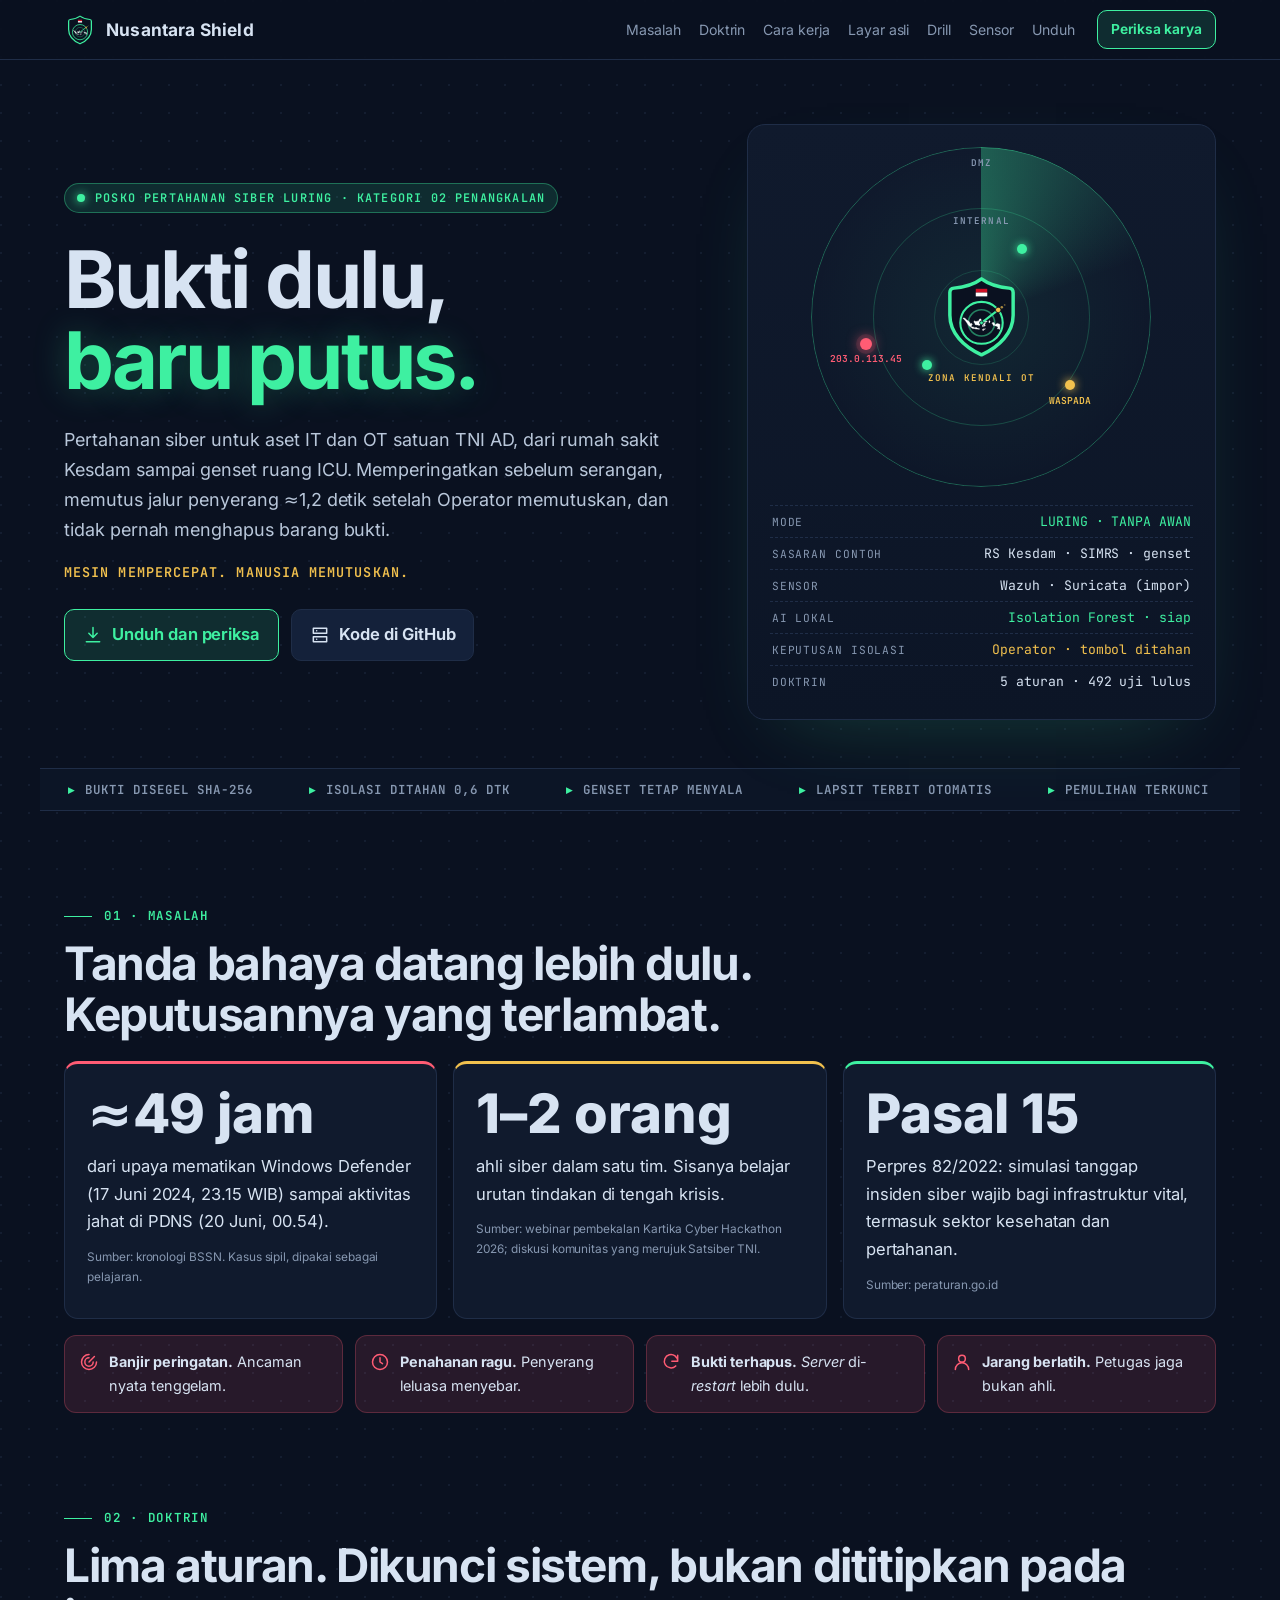
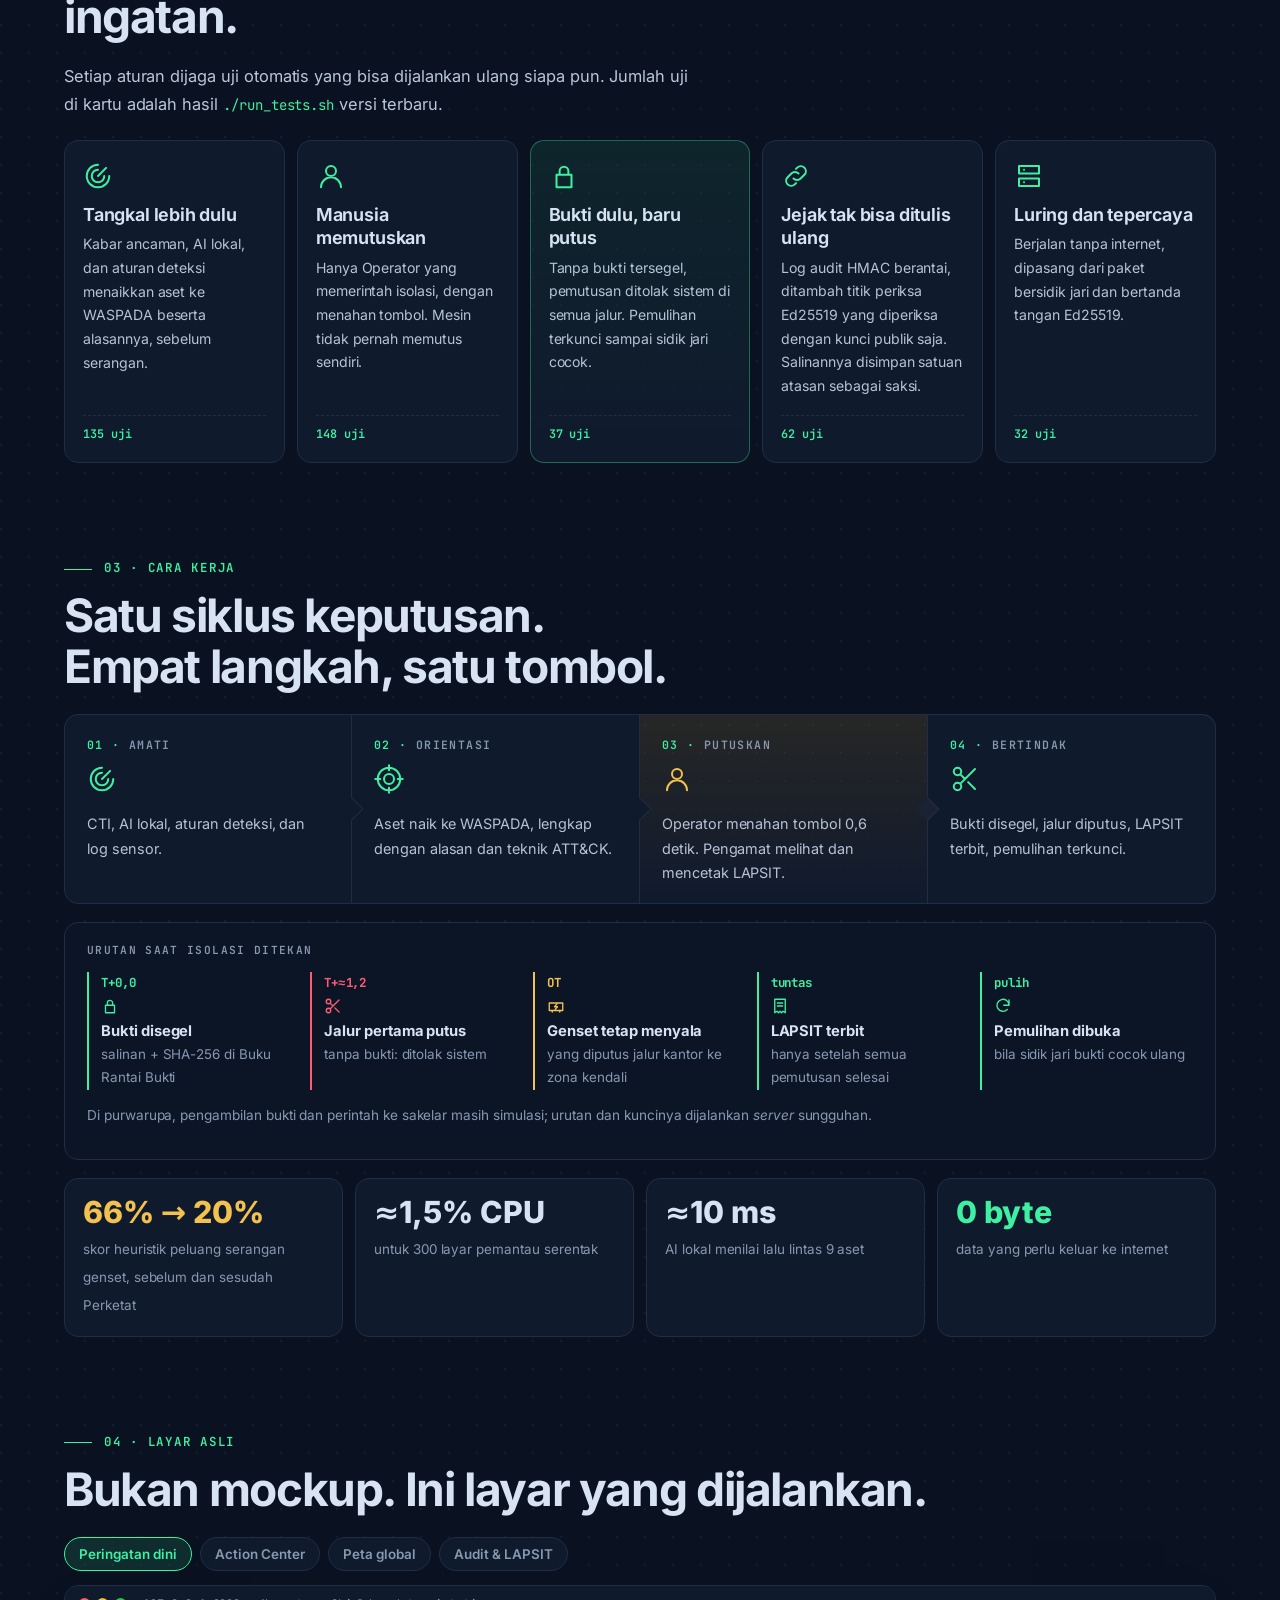
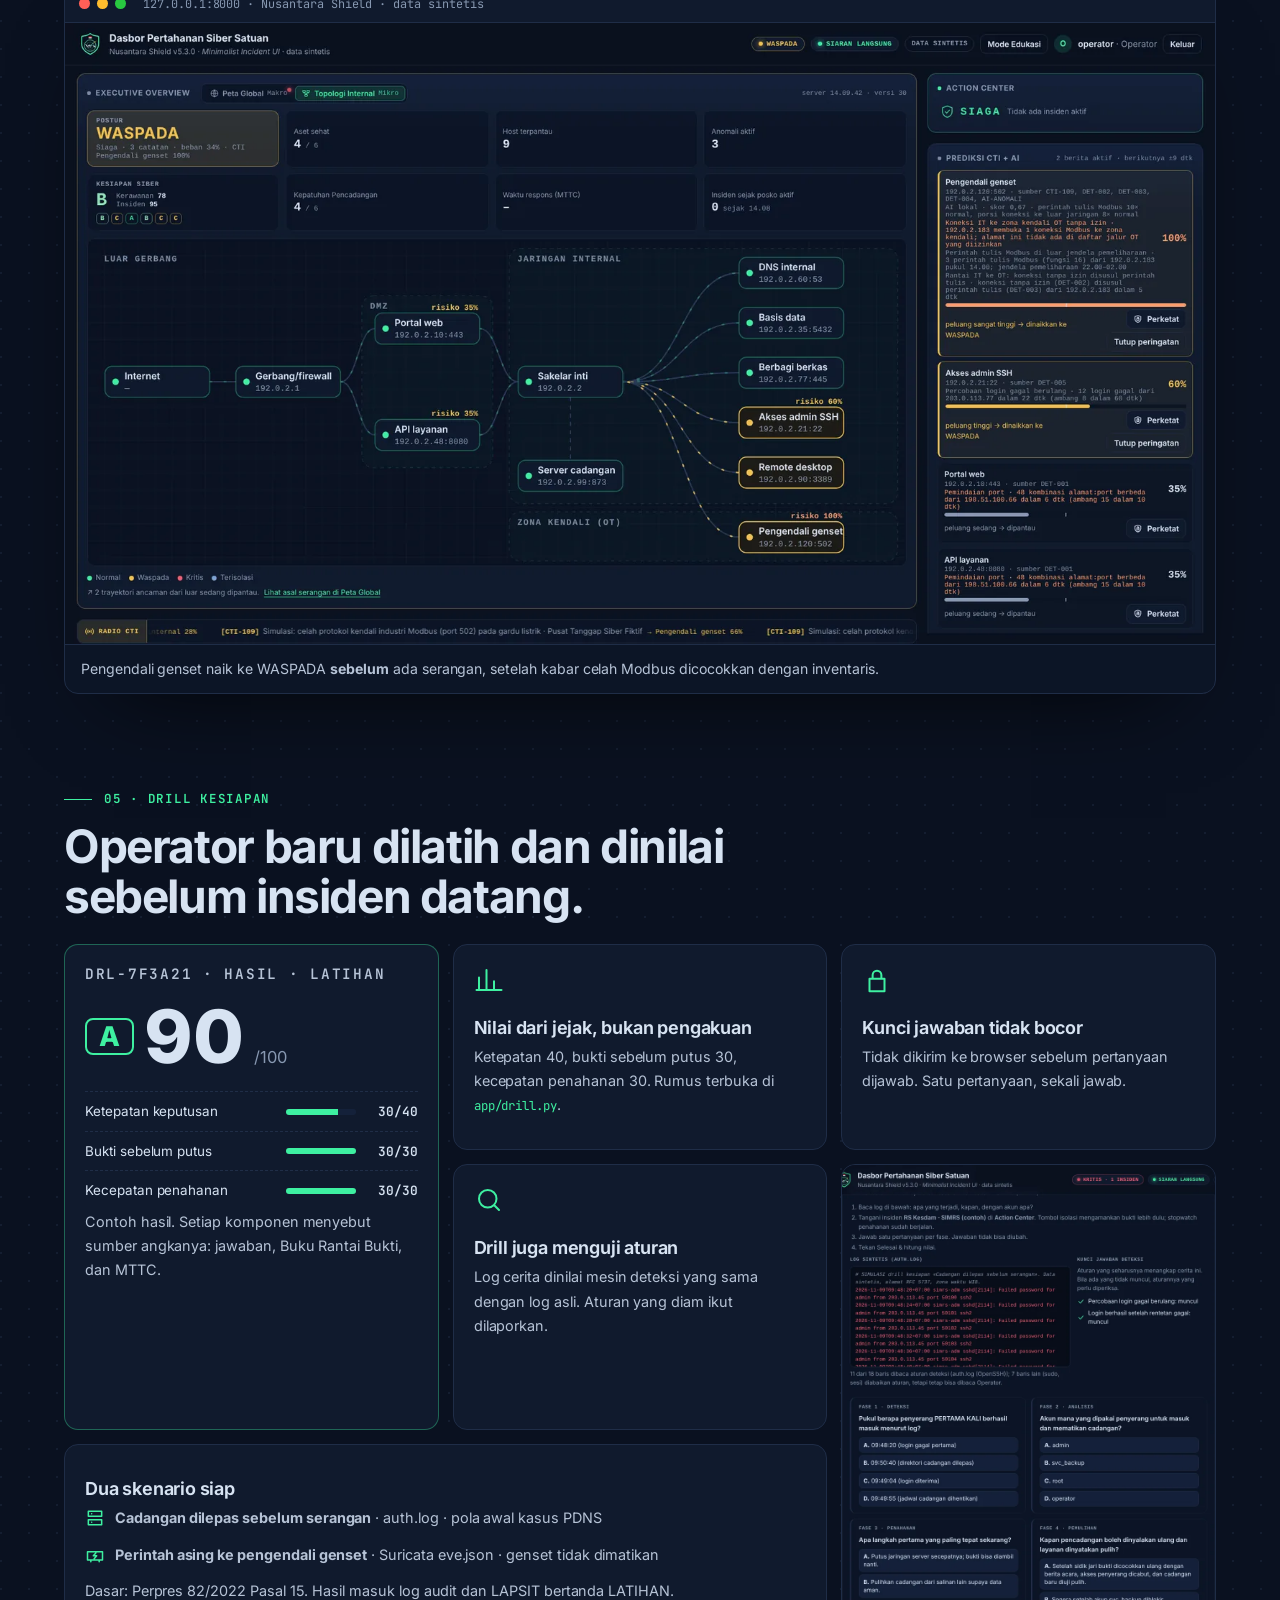
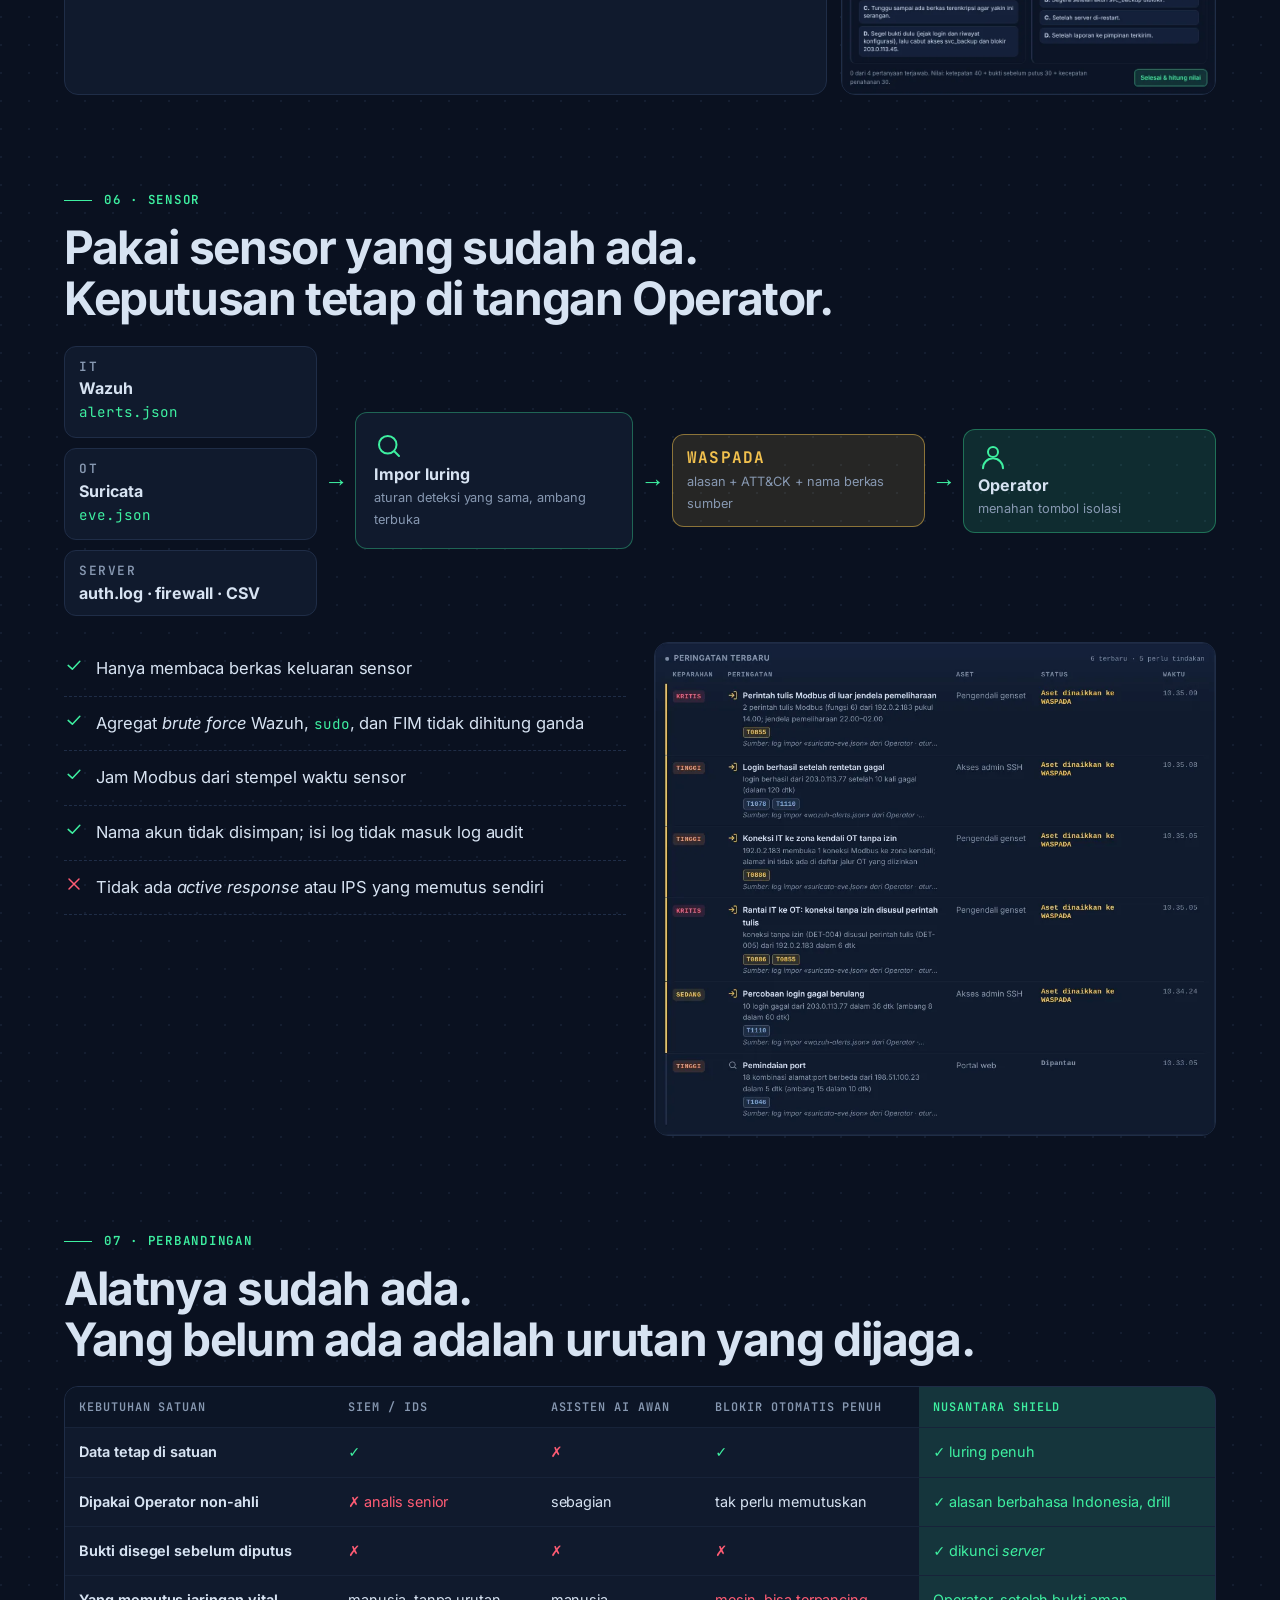
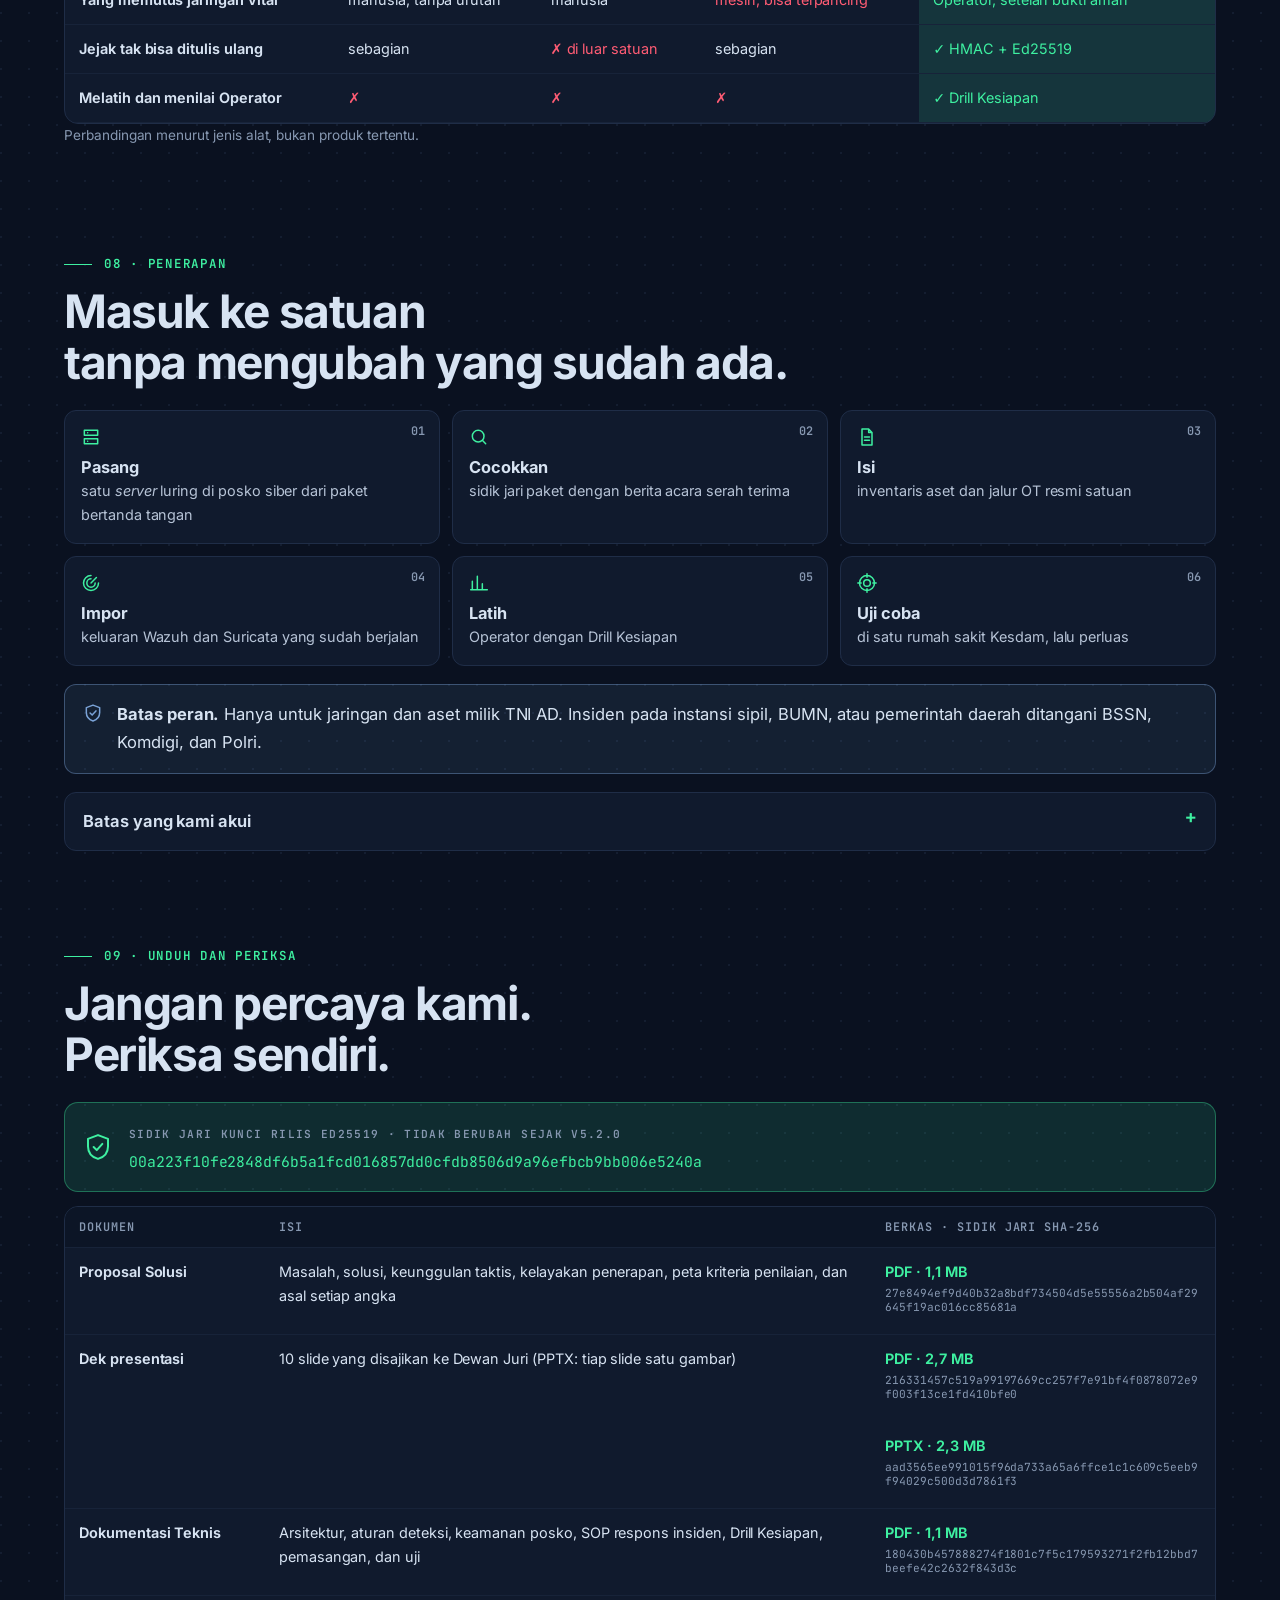
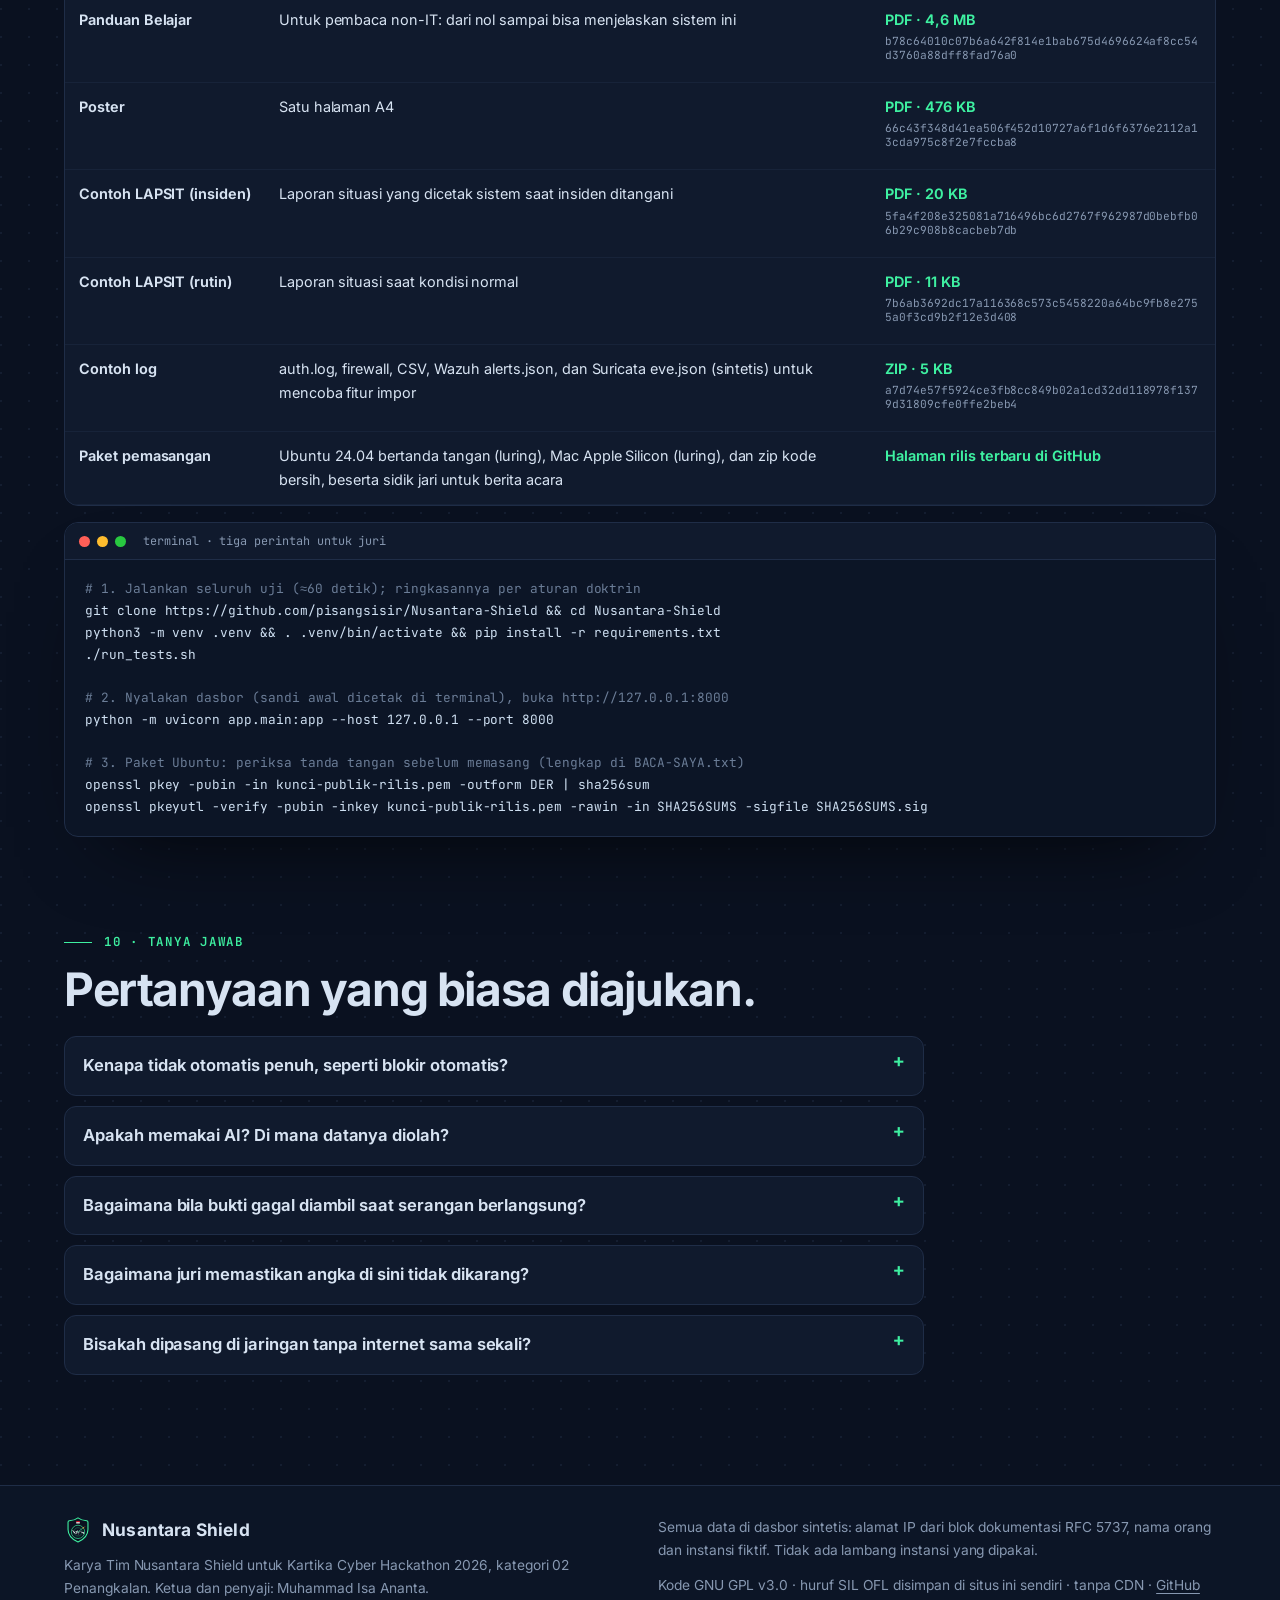
<file: situs/index.html>
<!doctype html>
<html lang="id">
<head>
<meta charset="utf-8">
<meta name="viewport" content="width=device-width, initial-scale=1">
<title>Nusantara Shield — bukti dulu, baru putus</title>
<meta name="description" content="Pertahanan siber luring untuk aset IT dan OT satuan TNI AD. Mesin mempercepat, manusia memutuskan. Kartika Cyber Hackathon 2026, kategori Penangkalan.">
<meta name="color-scheme" content="dark">
<meta property="og:title" content="Nusantara Shield — bukti dulu, baru putus">
<meta property="og:description" content="Pertahanan siber luring untuk aset IT dan OT satuan TNI AD. Kartika Cyber Hackathon 2026.">
<meta property="og:image" content="gambar/social-preview.png">
<link rel="icon" href="gambar/simbol.svg" type="image/svg+xml">
<link rel="stylesheet" href="gaya.css">
</head>
<body>
<a class="lewati" href="#isi">Langsung ke isi</a>

<!-- Ikon garis yang sama dengan dasbor (static/app.js, IKON) -->
<svg width="0" height="0" class="sr" aria-hidden="true">
  <symbol id="i-perisai" viewBox="0 0 24 24"><path d="M12 2.5 4 5.5v6c0 5 3.4 8.6 8 10 4.6-1.4 8-5 8-10v-6l-8-3ZM8.5 12l2.5 2.5 4.5-5"/></symbol>
  <symbol id="i-radar" viewBox="0 0 24 24"><path d="M12 3a9 9 0 1 0 9 9M12 7a5 5 0 1 0 5 5M12 12l6.5-6.5M12 12h.01"/></symbol>
  <symbol id="i-orang" viewBox="0 0 24 24"><path d="M12 12a4 4 0 1 0 0-8 4 4 0 0 0 0 8ZM4 21a8 8 0 0 1 16 0"/></symbol>
  <symbol id="i-gembok" viewBox="0 0 24 24"><path d="M6 11h12v10H6zM8.5 11V8a3.5 3.5 0 0 1 7 0v3"/></symbol>
  <symbol id="i-rantai" viewBox="0 0 24 24"><path d="M10 14a4 4 0 0 0 5.7 0l3-3a4 4 0 0 0-5.7-5.7l-1 1M14 10a4 4 0 0 0-5.7 0l-3 3a4 4 0 0 0 5.7 5.7l1-1"/></symbol>
  <symbol id="i-server" viewBox="0 0 24 24"><path d="M4 4h16v6H4zM4 14h16v6H4zM8 7h.01M8 17h.01"/></symbol>
  <symbol id="i-potong" viewBox="0 0 24 24"><path d="M6 9a3 3 0 1 0 0-6 3 3 0 0 0 0 6ZM6 21a3 3 0 1 0 0-6 3 3 0 0 0 0 6ZM20 4 8.1 15.9M14.5 14.5 20 20M8.1 8.1 12 12"/></symbol>
  <symbol id="i-pulih" viewBox="0 0 24 24"><path d="M20 11a8 8 0 1 0-2.3 5.7M20 4v7h-7"/></symbol>
  <symbol id="i-periksa" viewBox="0 0 24 24"><path d="M11 4a7 7 0 1 0 0 14 7 7 0 0 0 0-14ZM20 20l-4-4"/></symbol>
  <symbol id="i-petir" viewBox="0 0 24 24"><path d="M13 2 4 14h7l-1 8 9-12h-7l1-8Z"/></symbol>
  <symbol id="i-jam" viewBox="0 0 24 24"><path d="M12 3a9 9 0 1 0 0 18 9 9 0 0 0 0-18ZM12 7v5l3 2"/></symbol>
  <symbol id="i-dokumen" viewBox="0 0 24 24"><path d="M6 2.5h8l4 4V21.5H6zM14 2.5v4h4M9 12h6M9 16h6"/></symbol>
  <symbol id="i-unduh" viewBox="0 0 24 24"><path d="M12 3v12M7 10l5 5 5-5M4 20h16"/></symbol>
  <symbol id="i-sasaran" viewBox="0 0 24 24"><path d="M12 3a9 9 0 1 0 0 18 9 9 0 0 0 0-18ZM12 8a4 4 0 1 0 0 8 4 4 0 0 0 0-8ZM12 1v4M12 19v4M1 12h4M19 12h4"/></symbol>
  <symbol id="i-genset" viewBox="0 0 24 24"><path d="M3 8h18v10H3zM7 18v2M17 18v2M13 9.5 10 13h4l-3 3.5"/></symbol>
  <symbol id="i-kertas" viewBox="0 0 24 24"><path d="M5 3h14v18l-3-2-2 2-2-2-2 2-2-2-3 2zM8.5 8h7M8.5 12h7"/></symbol>
  <symbol id="i-centang" viewBox="0 0 24 24"><path d="M5 12.5 10 17 19 7.5"/></symbol>
  <symbol id="i-silang" viewBox="0 0 24 24"><path d="M6 6l12 12M18 6 6 18"/></symbol>
  <symbol id="i-awan" viewBox="0 0 24 24"><path d="M7 18h10a4 4 0 0 0 .5-8 6 6 0 0 0-11.5 1.5A3.3 3.3 0 0 0 7 18ZM3 3l18 18"/></symbol>
  <symbol id="i-latih" viewBox="0 0 24 24"><path d="M4 20V10M10 20V4M16 20v-7M22 20H2"/></symbol>
</svg>

<header class="kepala">
  <div class="kepala-isi">
    <a class="merek" href="#isi"><img src="gambar/simbol.svg" alt="" width="32" height="32"><span>Nusantara Shield</span></a>
    <nav aria-label="Bagian halaman">
      <a href="#masalah">Masalah</a><a href="#doktrin">Doktrin</a><a href="#cara-kerja">Cara kerja</a>
      <a href="#layar">Layar asli</a><a href="#drill">Drill</a><a href="#sensor">Sensor</a><a href="#periksa">Unduh</a>
    </nav>
    <a class="tombol kecil utama" href="#periksa">Periksa karya</a>
  </div>
</header>

<main id="isi">
  <!-- ============================================================ PEMBUKA -->
  <section class="pembuka">
    <div class="pembuka-teks">
      <p class="pita-status"><span class="led"></span>Posko pertahanan siber luring · Kategori 02 Penangkalan</p>
      <h1>Bukti dulu,<br><em>baru putus.</em></h1>
      <p class="pengantar">Pertahanan siber untuk aset IT dan OT satuan TNI AD, dari rumah sakit Kesdam sampai genset ruang ICU. Memperingatkan sebelum serangan, memutus jalur penyerang ≈1,2 detik setelah Operator memutuskan, dan tidak pernah menghapus barang bukti.</p>
      <p class="semboyan">Mesin mempercepat. Manusia memutuskan.</p>
      <div class="aksi">
        <a class="tombol utama" href="#periksa"><svg class="ik"><use href="#i-unduh"/></svg>Unduh dan periksa</a>
        <a class="tombol" href="https://github.com/pisangsisir/Nusantara-Shield"><svg class="ik"><use href="#i-server"/></svg>Kode di GitHub</a>
        <a class="tombol" href="#video" id="tombol-video" hidden><svg class="ik"><use href="#i-petir"/></svg>Tonton video</a>
      </div>
    </div>

    <div class="pembuka-hud" aria-label="Panel status sistem">
      <div class="radar" aria-hidden="true">
        <div class="sapuan"></div>
        <span class="cincin c1"></span><span class="cincin c2"></span><span class="cincin c3"></span>
        <span class="zona z1">DMZ</span><span class="zona z2">INTERNAL</span><span class="zona z3">ZONA KENDALI OT</span>
        <span class="titik aman" style="--x:62%;--y:30%"></span>
        <span class="titik aman" style="--x:34%;--y:64%"></span>
        <span class="titik waspada" style="--x:76%;--y:70%"><b>WASPADA</b></span>
        <span class="titik kritis" style="--x:16%;--y:58%"><b>203.0.113.45</b></span>
        <img class="radar-pusat" src="gambar/simbol.svg" alt="">
      </div>
      <dl class="status">
        <div><dt>Mode</dt><dd class="neon">LURING · TANPA AWAN</dd></div>
        <div><dt>Sasaran contoh</dt><dd>RS Kesdam · SIMRS · genset</dd></div>
        <div><dt>Sensor</dt><dd>Wazuh · Suricata (impor)</dd></div>
        <div><dt>AI lokal</dt><dd class="neon">Isolation Forest · siap</dd></div>
        <div><dt>Keputusan isolasi</dt><dd class="kuning">Operator · tombol ditahan</dd></div>
        <div><dt>Doktrin</dt><dd>5 aturan · 492 uji lulus</dd></div>
      </dl>
    </div>
  </section>

  <div class="ticker" aria-hidden="true"><div class="ticker-isi">
    <span>Bukti disegel SHA-256</span><span>Isolasi ditahan 0,6 dtk</span><span>Genset tetap menyala</span>
    <span>LAPSIT terbit otomatis</span><span>Pemulihan terkunci</span><span>Log audit HMAC berantai</span>
    <span>Titik periksa Ed25519</span><span>Paket bertanda tangan</span><span>Drill Kesiapan bernilai</span>
    <span>Bukti disegel SHA-256</span><span>Isolasi ditahan 0,6 dtk</span><span>Genset tetap menyala</span>
    <span>LAPSIT terbit otomatis</span><span>Pemulihan terkunci</span><span>Log audit HMAC berantai</span>
    <span>Titik periksa Ed25519</span><span>Paket bertanda tangan</span><span>Drill Kesiapan bernilai</span>
  </div></div>

  <!-- ============================================================ VIDEO -->
  <section class="bagian" id="video" hidden>
    <p class="nomor">00 · Video</p>
    <h2>Lihat dalam video.</h2>
    <div class="video-wadah">
      <button type="button" id="putar-video" aria-label="Putar video (dimuat dari YouTube setelah tombol ditekan)">
        <img src="gambar/thumbnail.jpg" alt=""><span><svg class="ik"><use href="#i-petir"/></svg>Putar video</span>
      </button>
    </div>
    <p class="kecil redup">Video baru dimuat dari YouTube setelah tombol ditekan. Halaman ini sendiri tidak memuat apa pun dari luar.</p>
  </section>

  <!-- ============================================================ 01 MASALAH -->
  <section class="bagian" id="masalah">
    <p class="nomor">01 · Masalah</p>
    <h2>Tanda bahaya datang lebih dulu.<br>Keputusannya yang terlambat.</h2>
    <div class="angka-baris">
      <article class="angka">
        <b>≈49 jam</b>
        <p>dari upaya mematikan Windows Defender (17 Juni 2024, 23.15 WIB) sampai aktivitas jahat di PDNS (20 Juni, 00.54).</p>
        <small>Sumber: kronologi BSSN. Kasus sipil, dipakai sebagai pelajaran.</small>
      </article>
      <article class="angka">
        <b>1–2 orang</b>
        <p>ahli siber dalam satu tim. Sisanya belajar urutan tindakan di tengah krisis.</p>
        <small>Sumber: webinar pembekalan Kartika Cyber Hackathon 2026; diskusi komunitas yang merujuk Satsiber TNI.</small>
      </article>
      <article class="angka">
        <b>Pasal 15</b>
        <p>Perpres 82/2022: simulasi tanggap insiden siber wajib bagi infrastruktur vital, termasuk sektor kesehatan dan pertahanan.</p>
        <small>Sumber: peraturan.go.id</small>
      </article>
    </div>
    <ul class="kelemahan">
      <li><svg class="ik"><use href="#i-radar"/></svg><span><b>Banjir peringatan.</b> Ancaman nyata tenggelam.</span></li>
      <li><svg class="ik"><use href="#i-jam"/></svg><span><b>Penahanan ragu.</b> Penyerang leluasa menyebar.</span></li>
      <li><svg class="ik"><use href="#i-pulih"/></svg><span><b>Bukti terhapus.</b> <i>Server</i> di-<i>restart</i> lebih dulu.</span></li>
      <li><svg class="ik"><use href="#i-orang"/></svg><span><b>Jarang berlatih.</b> Petugas jaga bukan ahli.</span></li>
    </ul>
  </section>

  <!-- ============================================================ 02 DOKTRIN -->
  <section class="bagian" id="doktrin">
    <p class="nomor">02 · Doktrin</p>
    <h2>Lima aturan. Dikunci sistem, bukan dititipkan pada ingatan.</h2>
    <p class="pengantar sempit">Setiap aturan dijaga uji otomatis yang bisa dijalankan ulang siapa pun. Jumlah uji di kartu adalah hasil <code>./run_tests.sh</code> versi terbaru.</p>
    <div class="doktrin">
      <article><svg class="ik besar"><use href="#i-radar"/></svg><h3>Tangkal lebih dulu</h3><p>Kabar ancaman, AI lokal, dan aturan deteksi menaikkan aset ke WASPADA beserta alasannya, sebelum serangan.</p><span class="uji">135 uji</span></article>
      <article><svg class="ik besar"><use href="#i-orang"/></svg><h3>Manusia memutuskan</h3><p>Hanya Operator yang memerintah isolasi, dengan menahan tombol. Mesin tidak pernah memutus sendiri.</p><span class="uji">148 uji</span></article>
      <article class="sorot"><svg class="ik besar"><use href="#i-gembok"/></svg><h3>Bukti dulu, baru putus</h3><p>Tanpa bukti tersegel, pemutusan ditolak sistem di semua jalur. Pemulihan terkunci sampai sidik jari cocok.</p><span class="uji">37 uji</span></article>
      <article><svg class="ik besar"><use href="#i-rantai"/></svg><h3>Jejak tak bisa ditulis ulang</h3><p>Log audit HMAC berantai, ditambah titik periksa Ed25519 yang diperiksa dengan kunci publik saja. Salinannya disimpan satuan atasan sebagai saksi.</p><span class="uji">62 uji</span></article>
      <article><svg class="ik besar"><use href="#i-server"/></svg><h3>Luring dan tepercaya</h3><p>Berjalan tanpa internet, dipasang dari paket bersidik jari dan bertanda tangan Ed25519.</p><span class="uji">32 uji</span></article>
    </div>
  </section>

  <!-- ============================================================ 03 CARA KERJA -->
  <section class="bagian" id="cara-kerja">
    <p class="nomor">03 · Cara kerja</p>
    <h2>Satu siklus keputusan.<br>Empat langkah, satu tombol.</h2>
    <ol class="pipa">
      <li><span class="tahap">Amati</span><svg class="ik besar"><use href="#i-radar"/></svg><p>CTI, AI lokal, aturan deteksi, dan log sensor.</p></li>
      <li><span class="tahap">Orientasi</span><svg class="ik besar"><use href="#i-sasaran"/></svg><p>Aset naik ke WASPADA, lengkap dengan alasan dan teknik ATT&amp;CK.</p></li>
      <li class="kunci"><span class="tahap">Putuskan</span><svg class="ik besar"><use href="#i-orang"/></svg><p>Operator menahan tombol 0,6 detik. Pengamat melihat dan mencetak LAPSIT.</p></li>
      <li><span class="tahap">Bertindak</span><svg class="ik besar"><use href="#i-potong"/></svg><p>Bukti disegel, jalur diputus, LAPSIT terbit, pemulihan terkunci.</p></li>
    </ol>

    <div class="jalur-kartu">
      <p class="label-hud">Urutan saat isolasi ditekan</p>
      <ol class="jalur">
        <li><span class="t">T+0,0</span><svg class="ik"><use href="#i-gembok"/></svg><b>Bukti disegel</b><span>salinan + SHA-256 di Buku Rantai Bukti</span></li>
        <li class="merah"><span class="t">T+≈1,2</span><svg class="ik"><use href="#i-potong"/></svg><b>Jalur pertama putus</b><span>tanpa bukti: ditolak sistem</span></li>
        <li class="kuning"><span class="t">OT</span><svg class="ik"><use href="#i-genset"/></svg><b>Genset tetap menyala</b><span>yang diputus jalur kantor ke zona kendali</span></li>
        <li><span class="t">tuntas</span><svg class="ik"><use href="#i-kertas"/></svg><b>LAPSIT terbit</b><span>hanya setelah semua pemutusan selesai</span></li>
        <li class="neon"><span class="t">pulih</span><svg class="ik"><use href="#i-pulih"/></svg><b>Pemulihan dibuka</b><span>bila sidik jari bukti cocok ulang</span></li>
      </ol>
      <p class="kecil redup">Di purwarupa, pengambilan bukti dan perintah ke sakelar masih simulasi; urutan dan kuncinya dijalankan <i>server</i> sungguhan.</p>
    </div>

    <div class="bento-angka">
      <div><b class="kuning">66% → 20%</b><span>skor heuristik peluang serangan genset, sebelum dan sesudah Perketat</span></div>
      <div><b>≈1,5% CPU</b><span>untuk 300 layar pemantau serentak</span></div>
      <div><b>≈10 ms</b><span>AI lokal menilai lalu lintas 9 aset</span></div>
      <div><b class="neon">0 byte</b><span>data yang perlu keluar ke internet</span></div>
    </div>
  </section>

  <!-- ============================================================ 04 LAYAR ASLI -->
  <section class="bagian" id="layar">
    <p class="nomor">04 · Layar asli</p>
    <h2>Bukan mockup. Ini layar yang dijalankan.</h2>
    <div class="tab-layar" role="tablist" aria-label="Pilih layar">
      <button role="tab" aria-selected="true" data-layar="0">Peringatan dini</button>
      <button role="tab" aria-selected="false" data-layar="1">Action Center</button>
      <button role="tab" aria-selected="false" data-layar="2">Peta global</button>
      <button role="tab" aria-selected="false" data-layar="3">Audit &amp; LAPSIT</button>
    </div>
    <div class="jendela">
      <div class="jendela-kepala"><i></i><i></i><i></i><span>127.0.0.1:8000 · Nusantara Shield · data sintetis</span></div>
      <figure class="layar aktif"><img src="gambar/peringatan-dini.webp" alt="Topologi aset dengan pengendali genset berstatus WASPADA sebelum ada serangan" width="1600" height="864" loading="lazy">
        <figcaption>Pengendali genset naik ke WASPADA <b>sebelum</b> ada serangan, setelah kabar celah Modbus dicocokkan dengan inventaris.</figcaption></figure>
      <figure class="layar" hidden><img src="gambar/action-center.webp" alt="Action Center dengan status bukti, tombol isolasi, dan langkah playbook" width="1600" height="807" loading="lazy">
        <figcaption>Satu kartu per insiden: status bukti, tombol isolasi yang ditahan, isolasi darurat beralasan, dan pemulihan terkunci.</figcaption></figure>
      <figure class="layar" hidden><img src="gambar/peta-global.webp" alt="Peta ancaman global dengan trayektori dari wilayah asal fiktif" width="1600" height="874" loading="lazy">
        <figcaption>Peta ancaman untuk ruang komando. Sakelar ke topologi internal ada di kartu yang sama.</figcaption></figure>
      <figure class="layar" hidden><img src="gambar/audit-rantai-bukti.webp" alt="Log audit bersidik jari dan tombol ekspor LAPSIT" width="1600" height="868" loading="lazy">
        <figcaption>Setiap catatan memuat sidik jari catatan sebelumnya. Satu diubah, rantainya putus dan ketahuan.</figcaption></figure>
    </div>
  </section>

  <!-- ============================================================ 05 DRILL -->
  <section class="bagian" id="drill">
    <p class="nomor">05 · Drill Kesiapan</p>
    <h2>Operator baru dilatih dan dinilai<br>sebelum insiden datang.</h2>
    <div class="bento">
      <article class="kartu skor">
        <p class="label-hud">DRL-7F3A21 · hasil · latihan</p>
        <div class="skor-utama"><span class="huruf">A</span><b>90</b><span>/100</span></div>
        <div class="komponen"><span>Ketepatan keputusan</span><i style="--isi:75%"></i><b>30/40</b></div>
        <div class="komponen"><span>Bukti sebelum putus</span><i style="--isi:100%"></i><b>30/30</b></div>
        <div class="komponen"><span>Kecepatan penahanan</span><i style="--isi:100%"></i><b>30/30</b></div>
        <p class="kecil redup">Contoh hasil. Setiap komponen menyebut sumber angkanya: jawaban, Buku Rantai Bukti, dan MTTC.</p>
      </article>
      <article class="kartu">
        <svg class="ik besar"><use href="#i-latih"/></svg>
        <h3>Nilai dari jejak, bukan pengakuan</h3>
        <p>Ketepatan 40, bukti sebelum putus 30, kecepatan penahanan 30. Rumus terbuka di <code>app/drill.py</code>.</p>
      </article>
      <article class="kartu">
        <svg class="ik besar"><use href="#i-gembok"/></svg>
        <h3>Kunci jawaban tidak bocor</h3>
        <p>Tidak dikirim ke browser sebelum pertanyaan dijawab. Satu pertanyaan, sekali jawab.</p>
      </article>
      <article class="kartu">
        <svg class="ik besar"><use href="#i-periksa"/></svg>
        <h3>Drill juga menguji aturan</h3>
        <p>Log cerita dinilai mesin deteksi yang sama dengan log asli. Aturan yang diam ikut dilaporkan.</p>
      </article>
      <figure class="kartu gambar"><img src="gambar/drill-berjalan.webp" alt="Drill berjalan: log Suricata, kunci jawaban deteksi, dan pertanyaan per fase" width="888" height="1260" loading="lazy"></figure>
      <article class="kartu skenario">
        <h3>Dua skenario siap</h3>
        <p><svg class="ik"><use href="#i-server"/></svg><span><b>Cadangan dilepas sebelum serangan</b> · auth.log · pola awal kasus PDNS</span></p>
        <p><svg class="ik"><use href="#i-genset"/></svg><span><b>Perintah asing ke pengendali genset</b> · Suricata eve.json · genset tidak dimatikan</span></p>
        <p class="kecil redup">Dasar: Perpres 82/2022 Pasal 15. Hasil masuk log audit dan LAPSIT bertanda LATIHAN.</p>
      </article>
    </div>
  </section>

  <!-- ============================================================ 06 SENSOR -->
  <section class="bagian" id="sensor">
    <p class="nomor">06 · Sensor</p>
    <h2>Pakai sensor yang sudah ada.<br>Keputusan tetap di tangan Operator.</h2>
    <div class="alir" role="img" aria-label="Alur: berkas Wazuh dan Suricata diimpor luring, dinilai aturan deteksi, menaikkan aset ke WASPADA, lalu Operator memutuskan">
      <div class="simpul sumber"><span class="label-hud">IT</span><b>Wazuh</b><code>alerts.json</code></div>
      <div class="simpul sumber"><span class="label-hud">OT</span><b>Suricata</b><code>eve.json</code></div>
      <div class="simpul sumber"><span class="label-hud">Server</span><b>auth.log · firewall · CSV</b></div>
      <div class="panah">→</div>
      <div class="simpul tengah"><svg class="ik besar"><use href="#i-periksa"/></svg><b>Impor luring</b><span>aturan deteksi yang sama, ambang terbuka</span></div>
      <div class="panah">→</div>
      <div class="simpul kuning"><b>WASPADA</b><span>alasan + ATT&amp;CK + nama berkas sumber</span></div>
      <div class="panah">→</div>
      <div class="simpul neon"><svg class="ik besar"><use href="#i-orang"/></svg><b>Operator</b><span>menahan tombol isolasi</span></div>
    </div>
    <div class="dua">
      <ul class="cek">
        <li><svg class="ik"><use href="#i-centang"/></svg><span>Hanya membaca berkas keluaran sensor</span></li>
        <li><svg class="ik"><use href="#i-centang"/></svg><span>Agregat <i>brute force</i> Wazuh, <code>sudo</code>, dan FIM tidak dihitung ganda</span></li>
        <li><svg class="ik"><use href="#i-centang"/></svg><span>Jam Modbus dari stempel waktu sensor</span></li>
        <li><svg class="ik"><use href="#i-centang"/></svg><span>Nama akun tidak disimpan; isi log tidak masuk log audit</span></li>
        <li class="tidak"><svg class="ik"><use href="#i-silang"/></svg><span>Tidak ada <i>active response</i> atau IPS yang memutus sendiri</span></li>
      </ul>
      <figure><img src="gambar/peringatan-wazuh-suricata.webp" alt="Enam peringatan dari impor alerts.json dan eve.json" width="922" height="810" loading="lazy"></figure>
    </div>
  </section>

  <!-- ============================================================ 07 PERBANDINGAN -->
  <section class="bagian" id="banding">
    <p class="nomor">07 · Perbandingan</p>
    <h2>Alatnya sudah ada.<br>Yang belum ada adalah urutan yang dijaga.</h2>
    <div class="tabel-wadah">
      <table class="banding">
        <thead><tr><th scope="col">Kebutuhan satuan</th><th scope="col">SIEM / IDS</th><th scope="col">Asisten AI awan</th><th scope="col">Blokir otomatis penuh</th><th scope="col" class="kita">Nusantara Shield</th></tr></thead>
        <tbody>
          <tr><th scope="row">Data tetap di satuan</th><td class="ya">✓</td><td class="tidak">✗</td><td class="ya">✓</td><td class="kita ya">✓ luring penuh</td></tr>
          <tr><th scope="row">Dipakai Operator non-ahli</th><td class="tidak">✗ analis senior</td><td>sebagian</td><td>tak perlu memutuskan</td><td class="kita ya">✓ alasan berbahasa Indonesia, drill</td></tr>
          <tr><th scope="row">Bukti disegel sebelum diputus</th><td class="tidak">✗</td><td class="tidak">✗</td><td class="tidak">✗</td><td class="kita ya">✓ dikunci <i>server</i></td></tr>
          <tr><th scope="row">Yang memutus jaringan vital</th><td>manusia, tanpa urutan</td><td>manusia</td><td class="tidak">mesin, bisa terpancing</td><td class="kita ya">Operator, setelah bukti aman</td></tr>
          <tr><th scope="row">Jejak tak bisa ditulis ulang</th><td>sebagian</td><td class="tidak">✗ di luar satuan</td><td>sebagian</td><td class="kita ya">✓ HMAC + Ed25519</td></tr>
          <tr><th scope="row">Melatih dan menilai Operator</th><td class="tidak">✗</td><td class="tidak">✗</td><td class="tidak">✗</td><td class="kita ya">✓ Drill Kesiapan</td></tr>
        </tbody>
      </table>
    </div>
    <p class="kecil redup">Perbandingan menurut jenis alat, bukan produk tertentu.</p>
  </section>

  <!-- ============================================================ 08 PENERAPAN DAN BATAS -->
  <section class="bagian" id="terap">
    <p class="nomor">08 · Penerapan</p>
    <h2>Masuk ke satuan<br>tanpa mengubah yang sudah ada.</h2>
    <ol class="langkah">
      <li><svg class="ik"><use href="#i-server"/></svg><b>Pasang</b>satu <i>server</i> luring di posko siber dari paket bertanda tangan</li>
      <li><svg class="ik"><use href="#i-periksa"/></svg><b>Cocokkan</b>sidik jari paket dengan berita acara serah terima</li>
      <li><svg class="ik"><use href="#i-dokumen"/></svg><b>Isi</b>inventaris aset dan jalur OT resmi satuan</li>
      <li><svg class="ik"><use href="#i-radar"/></svg><b>Impor</b>keluaran Wazuh dan Suricata yang sudah berjalan</li>
      <li><svg class="ik"><use href="#i-latih"/></svg><b>Latih</b>Operator dengan Drill Kesiapan</li>
      <li><svg class="ik"><use href="#i-sasaran"/></svg><b>Uji coba</b>di satu rumah sakit Kesdam, lalu perluas</li>
    </ol>
    <p class="batas-peran"><svg class="ik"><use href="#i-perisai"/></svg><span><b>Batas peran.</b> Hanya untuk jaringan dan aset milik TNI AD. Insiden pada instansi sipil, BUMN, atau pemerintah daerah ditangani BSSN, Komdigi, dan Polri.</span></p>
    <details class="akordeon" id="batas">
      <summary>Batas yang kami akui</summary>
      <ul>
        <li>Telemetri langsung dan kabar ancaman masih sintetis. Log asli dan keluaran Wazuh/Suricata masuk lewat impor berkas, belum dialirkan terus-menerus.</li>
        <li>Pengambilan bukti dan perintah ke sakelar jaringan masih simulasi; urutan dan kuncinya sungguhan.</li>
        <li>Salinan memori penuh (<i>memory dump</i>) belum dibangun; rancangannya tiga lapis, baru lapis isolasi darurat yang berjalan.</li>
        <li>Drill baru dua skenario. Perubahan halaman situs satuan dan <i>tabletop exercise</i> untuk pimpinan masih peta jalan.</li>
        <li>Belum diuji di jaringan satuan sungguhan; layanan systemd belum diuji di mesin Ubuntu fisik.</li>
        <li>Saksi Berjenjang Luring hanya melindungi riwayat sampai saksi terakhir yang diserahkan; penyerahannya lewat media fisik, belum otomatis.</li>
        <li>Insiden dari temuan log asli hanya memuat aset yang tercatat di log; aset lain yang tersentuh penyerang tetapi tidak terekam tidak ikut tampil.</li>
      </ul>
    </details>
  </section>

  <!-- ============================================================ 09 UNDUH DAN PERIKSA -->
  <section class="bagian" id="periksa">
    <p class="nomor">09 · Unduh dan periksa</p>
    <h2>Jangan percaya kami.<br>Periksa sendiri.</h2>
    <div class="kunci-rilis"><svg class="ik besar"><use href="#i-perisai"/></svg><div><span class="label-hud">Sidik jari kunci rilis Ed25519 · tidak berubah sejak v5.2.0</span><code>00a223f10fe2848df6b5a1fcd016857dd0cfdb8506d9a96efbcb9bb006e5240a</code></div></div>
    <div class="tabel-wadah">
      <table class="unduhan">
        <thead><tr><th scope="col">Dokumen</th><th scope="col">Isi</th><th scope="col">Berkas · sidik jari SHA-256</th></tr></thead>
        <tbody>
<!-- UNDUH:MULAI -->
          <tr><td>Proposal Solusi</td><td>Masalah, solusi, keunggulan taktis, kelayakan penerapan, peta kriteria penilaian, dan asal setiap angka</td><td><a class="berkas" href="unduh/Proposal-Solusi-Nusantara-Shield.pdf" download>PDF · 1,1 MB</a> <span class="sidik">27e8494ef9d40b32a8bdf734504d5e55556a2b504af29645f19ac016cc85681a</span></td></tr>
          <tr><td>Dek presentasi</td><td>10 slide yang disajikan ke Dewan Juri (PPTX: tiap slide satu gambar)</td><td><a class="berkas" href="unduh/Slide-Nusantara-Shield.pdf" download>PDF · 2,7 MB</a> <span class="sidik">216331457c519a99197669cc257f7e91bf4f0878072e9f003f13ce1fd410bfe0</span><br><a class="berkas" href="unduh/Slide-Nusantara-Shield.pptx" download>PPTX · 2,3 MB</a> <span class="sidik">aad3565ee991015f96da733a65a6ffce1c1c609c5eeb9f94029c500d3d7861f3</span></td></tr>
          <tr><td>Dokumentasi Teknis</td><td>Arsitektur, aturan deteksi, keamanan posko, SOP respons insiden, Drill Kesiapan, pemasangan, dan uji</td><td><a class="berkas" href="unduh/Dokumentasi-Teknis-Nusantara-Shield.pdf" download>PDF · 1,1 MB</a> <span class="sidik">180430b457888274f1801c7f5c179593271f2fb12bbd7beefe42c2632f843d3c</span></td></tr>
          <tr><td>Panduan Belajar</td><td>Untuk pembaca non-IT: dari nol sampai bisa menjelaskan sistem ini</td><td><a class="berkas" href="unduh/Panduan-Belajar-Nusantara-Shield.pdf" download>PDF · 4,6 MB</a> <span class="sidik">b78c64010c07b6a642f814e1bab675d4696624af8cc54d3760a88dff8fad76a0</span></td></tr>
          <tr><td>Poster</td><td>Satu halaman A4</td><td><a class="berkas" href="unduh/Poster-Nusantara-Shield.pdf" download>PDF · 476 KB</a> <span class="sidik">66c43f348d41ea506f452d10727a6f1d6f6376e2112a13cda975c8f2e7fccba8</span></td></tr>
          <tr><td>Contoh LAPSIT (insiden)</td><td>Laporan situasi yang dicetak sistem saat insiden ditangani</td><td><a class="berkas" href="unduh/Contoh-LAPSIT-insiden.pdf" download>PDF · 20 KB</a> <span class="sidik">5fa4f208e325081a716496bc6d2767f962987d0bebfb06b29c908b8cacbeb7db</span></td></tr>
          <tr><td>Contoh LAPSIT (rutin)</td><td>Laporan situasi saat kondisi normal</td><td><a class="berkas" href="unduh/Contoh-LAPSIT-kondisi-normal.pdf" download>PDF · 11 KB</a> <span class="sidik">7b6ab3692dc17a116368c573c5458220a64bc9fb8e2755a0f3cd9b2f12e3d408</span></td></tr>
          <tr><td>Contoh log</td><td>auth.log, firewall, CSV, Wazuh alerts.json, dan Suricata eve.json (sintetis) untuk mencoba fitur impor</td><td><a class="berkas" href="unduh/contoh-log.zip" download>ZIP · 5 KB</a> <span class="sidik">a7d74e57f5924ce3fb8cc849b02a1cd32dd118978f1379d31809cfe0ffe2beb4</span></td></tr>
<!-- UNDUH:AKHIR -->
          <tr><td>Paket pemasangan</td><td>Ubuntu 24.04 bertanda tangan (luring), Mac Apple Silicon (luring), dan zip kode bersih, beserta sidik jari untuk berita acara</td><td><a class="berkas" href="https://github.com/pisangsisir/Nusantara-Shield/releases/latest">Halaman rilis terbaru di GitHub</a></td></tr>
        </tbody>
      </table>
    </div>
    <div class="terminal">
      <div class="jendela-kepala"><i></i><i></i><i></i><span>terminal · tiga perintah untuk juri</span></div>
<pre><span class="ket"># 1. Jalankan seluruh uji (≈60 detik); ringkasannya per aturan doktrin</span>
git clone https://github.com/pisangsisir/Nusantara-Shield &amp;&amp; cd Nusantara-Shield
python3 -m venv .venv &amp;&amp; . .venv/bin/activate &amp;&amp; pip install -r requirements.txt
./run_tests.sh

<span class="ket"># 2. Nyalakan dasbor (sandi awal dicetak di terminal), buka http://127.0.0.1:8000</span>
python -m uvicorn app.main:app --host 127.0.0.1 --port 8000

<span class="ket"># 3. Paket Ubuntu: periksa tanda tangan sebelum memasang (lengkap di BACA-SAYA.txt)</span>
openssl pkey -pubin -in kunci-publik-rilis.pem -outform DER | sha256sum
openssl pkeyutl -verify -pubin -inkey kunci-publik-rilis.pem -rawin -in SHA256SUMS -sigfile SHA256SUMS.sig</pre>
    </div>
  </section>

  <!-- ============================================================ 10 TANYA JAWAB -->
  <section class="bagian" id="tanya">
    <p class="nomor">10 · Tanya jawab</p>
    <h2>Pertanyaan yang biasa diajukan.</h2>
    <div class="faq">
      <details class="akordeon"><summary>Kenapa tidak otomatis penuh, seperti blokir otomatis?</summary>
        <p>Di jaringan vital, respons otomatis penuh membuka tiga risiko: alarm keliru yang memutus layanan sendiri, respons yang bisa dipancing pihak luar, dan pemutusan tanpa pejabat yang bertanggung jawab. Kecepatannya tidak hilang: isolasi cukup ditahan 0,6 detik, dan jalur pertama putus ≈1,2 detik kemudian dengan bukti sudah tersegel.</p></details>
      <details class="akordeon"><summary>Apakah memakai AI? Di mana datanya diolah?</summary>
        <p>Ya, AI lokal (<i>Isolation Forest</i>, scikit-learn) dilatih dan dijalankan di <i>server</i> satuan, tanpa internet. Ia menilai lalu lintas tiap aset dan menyebut alasannya, misalnya "perintah tulis Modbus 10× normal". Hasilnya hanya menaikkan WASPADA.</p></details>
      <details class="akordeon"><summary>Bagaimana bila bukti gagal diambil saat serangan berlangsung?</summary>
        <p>Operator memakai Isolasi Darurat: alasan wajib ditulis (minimal 15 karakter) dan tombol ditahan 1,5 detik. Alasan itu tercatat permanen di Buku Rantai Bukti, log audit, dan LAPSIT. Bukti diamankan susulan sebelum pemulihan dibuka.</p></details>
      <details class="akordeon"><summary>Bagaimana juri memastikan angka di sini tidak dikarang?</summary>
        <p>Setiap angka punya alamat: rumusnya terbuka di kode, dikunci uji otomatis, dan asal tiap angka tercatat di Proposal §7.2. Uji bisa dijalankan ulang dengan <code>./run_tests.sh</code>, dan log audit bisa diverifikasi tanpa <i>server</i>.</p></details>
      <details class="akordeon"><summary>Bisakah dipasang di jaringan tanpa internet sama sekali?</summary>
        <p>Bisa. Paket Ubuntu 24.04 membawa semua pustaka, ditandatangani Ed25519, dan diperiksa sebelum diekstrak. Paket itu sudah diuji dipasang sebagai root dengan jaringan diputus; seluruh uji lulus di mesin yang sama.</p></details>
    </div>
  </section>
</main>

<footer class="kaki">
  <div class="kaki-isi">
    <div><a class="merek" href="#isi"><img src="gambar/simbol.svg" alt="" width="28" height="28"><span>Nusantara Shield</span></a>
      <p>Karya Tim Nusantara Shield untuk Kartika Cyber Hackathon 2026, kategori 02 Penangkalan. Ketua dan penyaji: Muhammad Isa Ananta.</p></div>
    <div><p>Semua data di dasbor sintetis: alamat IP dari blok dokumentasi RFC 5737, nama orang dan instansi fiktif. Tidak ada lambang instansi yang dipakai.</p>
      <p>Kode GNU GPL v3.0 · huruf SIL OFL disimpan di situs ini sendiri · tanpa CDN · <a href="https://github.com/pisangsisir/Nusantara-Shield">GitHub</a></p></div>
  </div>
</footer>
<script src="situs.js"></script>
</body>
</html>
</file>
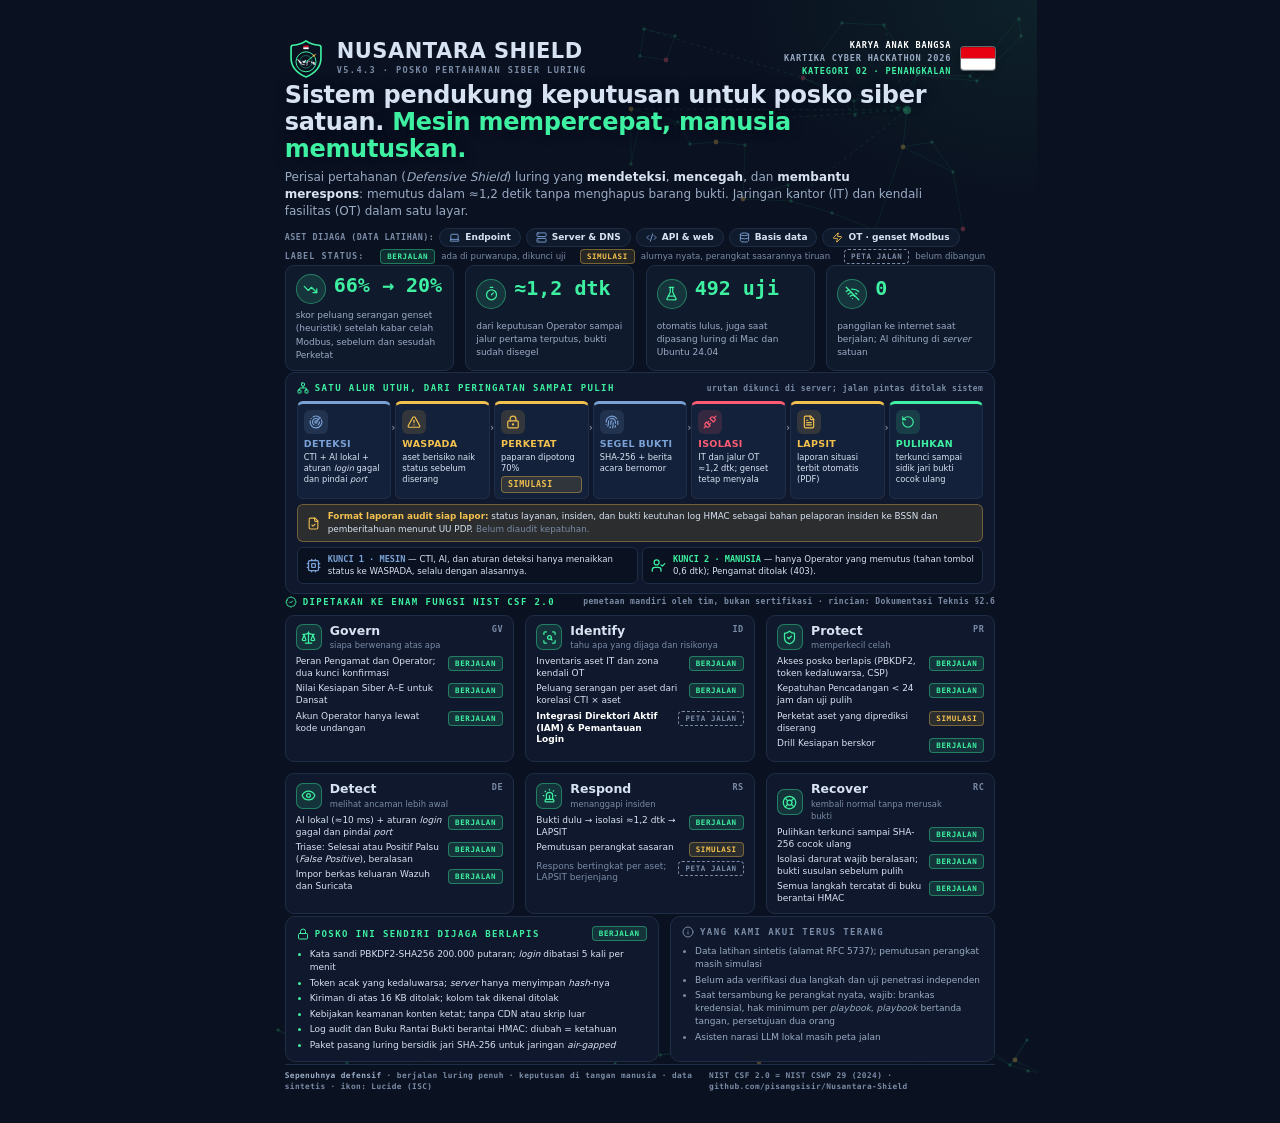
<file: docs/poster/poster-nusantara-shield.html>
<!doctype html>
<html lang="id">
<head>
<meta charset="utf-8">
<meta name="viewport" content="width=device-width, initial-scale=1">
<title>Poster Nusantara Shield</title>
<!-- Poster satu halaman A4. Setiap butir berlabel BERJALAN (ada di purwarupa), SIMULASI (alur nyata, perangkat tiruan),
     atau PETA JALAN (belum dibangun). Semua ikon, bendera, dan ilustrasi berupa SVG sebaris: tanpa CDN, fon, atau gambar luar.
     Ikon: Lucide v0.460.0 (lisensi ISC). Cetak ke PDF dari Chrome: Cetak → Simpan sebagai PDF, kertas A4, margin Tidak ada,
     centang Grafis latar. Berkas ini dibangkitkan; ubah templatnya, bukan hasilnya. -->
<style>
:root {
  --latar: #0a1120; --permukaan: #101a2d; --permukaan-2: #14213a; --garis: #1f2d47;
  --teks: #d7e3f2; --redup: #9aabc4; --samar: #7a8ba6;
  --neon: #3ef0a1; --neon-lembut: rgba(62, 240, 161, .12); --neon-garis: rgba(62, 240, 161, .4);
  --kuning: #f2c14e; --kuning-lembut: rgba(242, 193, 78, .12);
  --merah: #ff5c74; --merah-lembut: rgba(255, 92, 116, .12);
  --biru: #7aa2d6; --biru-lembut: rgba(122, 162, 214, .14);
  --huruf: Inter, "Segoe UI", "DejaVu Sans", system-ui, sans-serif;
  --mono: ui-monospace, "SF Mono", Menlo, Consolas, "DejaVu Sans Mono", monospace;
}
@page { size: A4; margin: 0; }
* { box-sizing: border-box; }
html, body { margin: 0; background: var(--latar); }
body { color: var(--teks); font: 10.5px/1.45 var(--huruf); -webkit-print-color-adjust: exact; print-color-adjust: exact; }
.halaman { width: 210mm; height: 297mm; margin: 0 auto; padding: 10mm 11mm 8mm; display: flex; flex-direction: column;
  justify-content: space-between; overflow: hidden; position: relative; isolation: isolate;
  background: radial-gradient(120mm 80mm at 100% 0%, rgba(62, 240, 161, .07), transparent 70%), var(--latar); }
.ik { width: 1em; height: 1em; flex: none; fill: none; stroke: currentColor; stroke-width: 2; stroke-linecap: round; stroke-linejoin: round; vertical-align: -0.14em; }

/* Ilustrasi jaringan abstrak (latar) */
.jaringan { position: absolute; z-index: -1; pointer-events: none; }
.jaringan line { stroke: var(--neon); stroke-opacity: .14; stroke-width: 1; }
.jaringan line.tebal { stroke-opacity: .22; stroke-dasharray: 3 4; }
.jaringan circle { fill: var(--neon); fill-opacity: .35; }
.jaringan circle.hub { fill-opacity: .55; }
.jaringan circle.kuning { fill: var(--kuning); fill-opacity: .55; }
.jaringan circle.merah { fill: var(--merah); fill-opacity: .55; }
.jaringan.atas { right: 0; top: 0; width: 430px; height: 250px; opacity: .5; }
.jaringan.bawah { left: 7mm; bottom: 11mm; width: 780px; height: 70px; opacity: .55; }

/* Kepala */
.kepala { display: flex; justify-content: space-between; align-items: center; gap: 12px; }
.merek { display: flex; align-items: center; gap: 10px; }
.merek .logo { width: 42px; height: 42px; }
.merek b { display: block; font: 800 21px/1 var(--huruf); letter-spacing: .5px; }
.merek span { font: 600 8.6px var(--mono); letter-spacing: 1.4px; color: var(--samar); text-transform: uppercase; }
.kanan { display: flex; align-items: center; gap: 10px; text-align: right; }
.bendera { width: 34px; height: 23px; border-radius: 3px; box-shadow: 0 0 0 1px rgba(255, 255, 255, .35), 0 2px 8px rgba(0, 0, 0, .4); overflow: hidden; display: block; }
.lomba { font: 600 8.6px/1.55 var(--mono); letter-spacing: .8px; color: var(--redup); text-transform: uppercase; }
.lomba b { color: var(--neon); }
.lomba .bangsa { color: #fff; }

.judul h1 { margin: 0; font: 800 24px/1.14 var(--huruf); letter-spacing: -.3px; max-width: 182mm; text-shadow: 0 0 12px var(--latar), 0 0 4px var(--latar); }
.judul h1 em { font-style: normal; color: var(--neon); }
.judul p { margin: 5px 0 0; font-size: 12px; color: var(--redup); max-width: 170mm; }
.judul p b { color: var(--teks); }
.aset { display: flex; flex-wrap: wrap; align-items: center; gap: 5px; margin-top: 7px; font: 600 8.4px var(--mono); color: var(--samar); letter-spacing: .5px; }
.aset span.chip { display: inline-flex; align-items: center; gap: 5px; padding: 3px 9px; border-radius: 999px; background: var(--permukaan); border: 1px solid var(--garis); color: var(--teks); font: 600 9px var(--huruf); letter-spacing: 0; }
.aset span.chip .ik { font-size: 11px; color: var(--biru); }
.aset span.chip.ot .ik { color: var(--kuning); }

/* Legenda status */
.legenda { display: flex; gap: 6px; align-items: center; font: 8.6px var(--huruf); color: var(--samar); white-space: nowrap; }
.legenda > span:first-child { font: 700 8.5px var(--mono); letter-spacing: 1px; margin-right: 2px; }
.legenda .tanda { margin-left: 8px; }
.tanda { display: inline-flex; align-items: center; gap: 4px; padding: 2px 6px; border-radius: 4px; font: 700 7.5px/1.2 var(--mono); letter-spacing: .6px; white-space: nowrap; }
.tanda.jalan { color: var(--neon); background: var(--neon-lembut); border: 1px solid var(--neon-garis); }
.tanda.rencana { color: var(--samar); border: 1px dashed var(--samar); }
.tanda.simulasi { color: var(--kuning); background: var(--kuning-lembut); border: 1px solid rgba(242, 193, 78, .4); }

/* Angka */
.angka { display: grid; grid-template-columns: repeat(4, 1fr); gap: 3mm; }
.angka > div { background: var(--permukaan); border: 1px solid var(--garis); border-radius: 9px; padding: 8px 10px; display: grid; grid-template-columns: auto 1fr; column-gap: 8px; align-items: center; }
.angka .bulat { grid-row: span 2; width: 30px; height: 30px; border-radius: 50%; display: grid; place-items: center; background: var(--neon-lembut); border: 1px solid var(--neon-garis); color: var(--neon); font-size: 15px; }
.angka b { font: 800 20px/1.1 var(--mono); color: var(--neon); white-space: nowrap; }
.angka span { grid-column: 1 / -1; margin-top: 5px; font-size: 9px; color: var(--redup); }

/* Alur */
.kotak { background: rgba(16, 26, 45, .92); border: 1px solid var(--garis); border-radius: 10px; padding: 9px 11px; }
.label { font: 700 9px var(--mono); letter-spacing: 1.4px; text-transform: uppercase; color: var(--neon); margin: 0 0 7px; display: flex; justify-content: space-between; align-items: center; gap: 8px; }
.label .kiri { display: inline-flex; align-items: center; gap: 6px; }
.label .kiri .ik { font-size: 12px; }
.label small { font: 600 8px var(--mono); letter-spacing: .4px; text-transform: none; color: var(--samar); }
.alur { display: grid; grid-template-columns: repeat(7, 1fr); gap: 4px; align-items: stretch; }
.langkah { position: relative; background: var(--permukaan-2); border: 1px solid var(--garis); border-top: 3px solid var(--warna, var(--neon)); border-radius: 6px; padding: 6px 6px 5px; }
.langkah .ikon-langkah { width: 24px; height: 24px; border-radius: 6px; display: grid; place-items: center; margin-bottom: 4px; color: var(--warna, var(--neon)); background: color-mix(in srgb, var(--warna, var(--neon)) 14%, transparent); font-size: 14px; }
.langkah b { display: block; font: 800 9.5px/1.2 var(--huruf); letter-spacing: .3px; text-transform: uppercase; color: var(--warna, var(--neon)); }
.langkah span { display: block; font-size: 8.3px; line-height: 1.35; color: var(--teks); margin-top: 2px; }
.langkah span i { font-style: italic; }
.langkah .panah { position: absolute; right: -6px; top: 18px; color: var(--samar); font: 700 10px var(--mono); font-style: normal; z-index: 1; }
.lapor { display: flex; align-items: center; gap: 8px; margin-top: 5px; padding: 5px 9px; border-radius: 6px; font-size: 8.8px; background: var(--kuning-lembut); border: 1px solid rgba(242, 193, 78, .35); }
.lapor .ik { font-size: 13px; color: var(--kuning); }
.lapor b { color: var(--kuning); }
.lapor em { color: var(--samar); font-style: normal; }
.kunci-dua { display: grid; grid-template-columns: 1fr 1fr; gap: 4px; margin-top: 5px; }
.kunci-dua div { display: flex; gap: 7px; align-items: center; font-size: 8.6px; padding: 5px 8px; border-radius: 6px; background: var(--latar); border: 1px solid var(--garis); }
.kunci-dua .ik { font-size: 15px; }
.kunci-dua b { font: 700 8.6px var(--mono); }

/* NIST CSF */
.csf { display: grid; grid-template-columns: repeat(3, 1fr); gap: 3mm; }
.fungsi { background: rgba(16, 26, 45, .92); border: 1px solid var(--garis); border-radius: 9px; padding: 8px 10px; }
.fungsi .kepala-fungsi { display: grid; grid-template-columns: auto 1fr auto; gap: 8px; align-items: center; margin-bottom: 5px; }
.fungsi .ikon-fungsi { width: 26px; height: 26px; border-radius: 7px; display: grid; place-items: center; font-size: 15px; color: var(--neon); background: var(--neon-lembut); border: 1px solid var(--neon-garis); }
.fungsi h3 { margin: 0; font: 800 12.5px/1.15 var(--huruf); }
.fungsi h3 + p { margin: 1px 0 0; font-size: 8.4px; color: var(--samar); }
.fungsi .kode { font: 700 8.5px var(--mono); color: var(--samar); letter-spacing: .5px; align-self: start; }
.fungsi ul { list-style: none; margin: 0; padding: 0; display: grid; gap: 3.5px; }
.fungsi li { display: grid; grid-template-columns: 1fr auto; gap: 6px; align-items: start; font-size: 9px; line-height: 1.32; }
.fungsi li.rencana { color: var(--samar); }
.fungsi li.tajam { color: var(--teks); }
.fungsi li.tajam b { color: #fff; }

/* Bawah */
.bawah { display: grid; grid-template-columns: 1.15fr 1fr; gap: 3mm; }
.bawah ul { margin: 0; padding-left: 13px; display: grid; gap: 2.5px; font-size: 9px; }
.bawah li::marker { color: var(--neon); }
.bawah .jujur li::marker { color: var(--samar); }
.bawah .jujur li { color: var(--redup); }
.kaki { display: flex; justify-content: space-between; gap: 10px; font: 600 7.8px/1.45 var(--mono); color: var(--samar); letter-spacing: .4px; border-top: 1px solid var(--garis); padding-top: 5px; background: var(--latar); }
.kaki b { color: var(--redup); }
</style>
</head>
<body>
<svg width="0" height="0" style="position:absolute" aria-hidden="true"><!-- Ikon: Lucide v0.460.0 (lisensi ISC), disematkan agar luring --><symbol id="i-badge-check" viewBox="0 0 24 24"><path d="M3.85 8.62a4 4 0 0 1 4.78-4.77 4 4 0 0 1 6.74 0 4 4 0 0 1 4.78 4.78 4 4 0 0 1 0 6.74 4 4 0 0 1-4.77 4.78 4 4 0 0 1-6.75 0 4 4 0 0 1-4.78-4.77 4 4 0 0 1 0-6.76Z" /> <path d="m9 12 2 2 4-4" /></symbol><symbol id="i-code-xml" viewBox="0 0 24 24"><path d="m18 16 4-4-4-4" /> <path d="m6 8-4 4 4 4" /> <path d="m14.5 4-5 16" /></symbol><symbol id="i-cpu" viewBox="0 0 24 24"><rect width="16" height="16" x="4" y="4" rx="2" /> <rect width="6" height="6" x="9" y="9" rx="1" /> <path d="M15 2v2" /> <path d="M15 20v2" /> <path d="M2 15h2" /> <path d="M2 9h2" /> <path d="M20 15h2" /> <path d="M20 9h2" /> <path d="M9 2v2" /> <path d="M9 20v2" /></symbol><symbol id="i-database" viewBox="0 0 24 24"><ellipse cx="12" cy="5" rx="9" ry="3" /> <path d="M3 5V19A9 3 0 0 0 21 19V5" /> <path d="M3 12A9 3 0 0 0 21 12" /></symbol><symbol id="i-eye" viewBox="0 0 24 24"><path d="M2.062 12.348a1 1 0 0 1 0-.696 10.75 10.75 0 0 1 19.876 0 1 1 0 0 1 0 .696 10.75 10.75 0 0 1-19.876 0" /> <circle cx="12" cy="12" r="3" /></symbol><symbol id="i-file-check" viewBox="0 0 24 24"><path d="M15 2H6a2 2 0 0 0-2 2v16a2 2 0 0 0 2 2h12a2 2 0 0 0 2-2V7Z" /> <path d="M14 2v4a2 2 0 0 0 2 2h4" /> <path d="m9 15 2 2 4-4" /></symbol><symbol id="i-file-text" viewBox="0 0 24 24"><path d="M15 2H6a2 2 0 0 0-2 2v16a2 2 0 0 0 2 2h12a2 2 0 0 0 2-2V7Z" /> <path d="M14 2v4a2 2 0 0 0 2 2h4" /> <path d="M10 9H8" /> <path d="M16 13H8" /> <path d="M16 17H8" /></symbol><symbol id="i-fingerprint" viewBox="0 0 24 24"><path d="M12 10a2 2 0 0 0-2 2c0 1.02-.1 2.51-.26 4" /> <path d="M14 13.12c0 2.38 0 6.38-1 8.88" /> <path d="M17.29 21.02c.12-.6.43-2.3.5-3.02" /> <path d="M2 12a10 10 0 0 1 18-6" /> <path d="M2 16h.01" /> <path d="M21.8 16c.2-2 .131-5.354 0-6" /> <path d="M5 19.5C5.5 18 6 15 6 12a6 6 0 0 1 .34-2" /> <path d="M8.65 22c.21-.66.45-1.32.57-2" /> <path d="M9 6.8a6 6 0 0 1 9 5.2v2" /></symbol><symbol id="i-flask-conical" viewBox="0 0 24 24"><path d="M10 2v7.527a2 2 0 0 1-.211.896L4.72 20.55a1 1 0 0 0 .9 1.45h12.76a1 1 0 0 0 .9-1.45l-5.069-10.127A2 2 0 0 1 14 9.527V2" /> <path d="M8.5 2h7" /> <path d="M7 16h10" /></symbol><symbol id="i-info" viewBox="0 0 24 24"><circle cx="12" cy="12" r="10" /> <path d="M12 16v-4" /> <path d="M12 8h.01" /></symbol><symbol id="i-laptop" viewBox="0 0 24 24"><path d="M20 16V7a2 2 0 0 0-2-2H6a2 2 0 0 0-2 2v9m16 0H4m16 0 1.28 2.55a1 1 0 0 1-.9 1.45H3.62a1 1 0 0 1-.9-1.45L4 16" /></symbol><symbol id="i-life-buoy" viewBox="0 0 24 24"><circle cx="12" cy="12" r="10" /> <path d="m4.93 4.93 4.24 4.24" /> <path d="m14.83 9.17 4.24-4.24" /> <path d="m14.83 14.83 4.24 4.24" /> <path d="m9.17 14.83-4.24 4.24" /> <circle cx="12" cy="12" r="4" /></symbol><symbol id="i-lock" viewBox="0 0 24 24"><rect width="18" height="11" x="3" y="11" rx="2" ry="2" /> <path d="M7 11V7a5 5 0 0 1 10 0v4" /></symbol><symbol id="i-lock-keyhole" viewBox="0 0 24 24"><circle cx="12" cy="16" r="1" /> <rect x="3" y="10" width="18" height="12" rx="2" /> <path d="M7 10V7a5 5 0 0 1 10 0v3" /></symbol><symbol id="i-network" viewBox="0 0 24 24"><rect x="16" y="16" width="6" height="6" rx="1" /> <rect x="2" y="16" width="6" height="6" rx="1" /> <rect x="9" y="2" width="6" height="6" rx="1" /> <path d="M5 16v-3a1 1 0 0 1 1-1h12a1 1 0 0 1 1 1v3" /> <path d="M12 12V8" /></symbol><symbol id="i-radar" viewBox="0 0 24 24"><path d="M19.07 4.93A10 10 0 0 0 6.99 3.34" /> <path d="M4 6h.01" /> <path d="M2.29 9.62A10 10 0 1 0 21.31 8.35" /> <path d="M16.24 7.76A6 6 0 1 0 8.23 16.67" /> <path d="M12 18h.01" /> <path d="M17.99 11.66A6 6 0 0 1 15.77 16.67" /> <circle cx="12" cy="12" r="2" /> <path d="m13.41 10.59 5.66-5.66" /></symbol><symbol id="i-rotate-ccw" viewBox="0 0 24 24"><path d="M3 12a9 9 0 1 0 9-9 9.75 9.75 0 0 0-6.74 2.74L3 8" /> <path d="M3 3v5h5" /></symbol><symbol id="i-scale" viewBox="0 0 24 24"><path d="m16 16 3-8 3 8c-.87.65-1.92 1-3 1s-2.13-.35-3-1Z" /> <path d="m2 16 3-8 3 8c-.87.65-1.92 1-3 1s-2.13-.35-3-1Z" /> <path d="M7 21h10" /> <path d="M12 3v18" /> <path d="M3 7h2c2 0 5-1 7-2 2 1 5 2 7 2h2" /></symbol><symbol id="i-scan-search" viewBox="0 0 24 24"><path d="M3 7V5a2 2 0 0 1 2-2h2" /> <path d="M17 3h2a2 2 0 0 1 2 2v2" /> <path d="M21 17v2a2 2 0 0 1-2 2h-2" /> <path d="M7 21H5a2 2 0 0 1-2-2v-2" /> <circle cx="12" cy="12" r="3" /> <path d="m16 16-1.9-1.9" /></symbol><symbol id="i-server" viewBox="0 0 24 24"><rect width="20" height="8" x="2" y="2" rx="2" ry="2" /> <rect width="20" height="8" x="2" y="14" rx="2" ry="2" /> <line x1="6" x2="6.01" y1="6" y2="6" /> <line x1="6" x2="6.01" y1="18" y2="18" /></symbol><symbol id="i-shield-check" viewBox="0 0 24 24"><path d="M20 13c0 5-3.5 7.5-7.66 8.95a1 1 0 0 1-.67-.01C7.5 20.5 4 18 4 13V6a1 1 0 0 1 1-1c2 0 4.5-1.2 6.24-2.72a1.17 1.17 0 0 1 1.52 0C14.51 3.81 17 5 19 5a1 1 0 0 1 1 1z" /> <path d="m9 12 2 2 4-4" /></symbol><symbol id="i-siren" viewBox="0 0 24 24"><path d="M7 18v-6a5 5 0 1 1 10 0v6" /> <path d="M5 21a1 1 0 0 0 1 1h12a1 1 0 0 0 1-1v-1a2 2 0 0 0-2-2H7a2 2 0 0 0-2 2z" /> <path d="M21 12h1" /> <path d="M18.5 4.5 18 5" /> <path d="M2 12h1" /> <path d="M12 2v1" /> <path d="m4.929 4.929.707.707" /> <path d="M12 12v6" /></symbol><symbol id="i-timer" viewBox="0 0 24 24"><line x1="10" x2="14" y1="2" y2="2" /> <line x1="12" x2="15" y1="14" y2="11" /> <circle cx="12" cy="14" r="8" /></symbol><symbol id="i-trending-down" viewBox="0 0 24 24"><polyline points="22 17 13.5 8.5 8.5 13.5 2 7" /> <polyline points="16 17 22 17 22 11" /></symbol><symbol id="i-triangle-alert" viewBox="0 0 24 24"><path d="m21.73 18-8-14a2 2 0 0 0-3.48 0l-8 14A2 2 0 0 0 4 21h16a2 2 0 0 0 1.73-3" /> <path d="M12 9v4" /> <path d="M12 17h.01" /></symbol><symbol id="i-unplug" viewBox="0 0 24 24"><path d="m19 5 3-3" /> <path d="m2 22 3-3" /> <path d="M6.3 20.3a2.4 2.4 0 0 0 3.4 0L12 18l-6-6-2.3 2.3a2.4 2.4 0 0 0 0 3.4Z" /> <path d="M7.5 13.5 10 11" /> <path d="M10.5 16.5 13 14" /> <path d="m12 6 6 6 2.3-2.3a2.4 2.4 0 0 0 0-3.4l-2.6-2.6a2.4 2.4 0 0 0-3.4 0Z" /></symbol><symbol id="i-user-check" viewBox="0 0 24 24"><path d="M16 21v-2a4 4 0 0 0-4-4H6a4 4 0 0 0-4 4v2" /> <circle cx="9" cy="7" r="4" /> <polyline points="16 11 18 13 22 9" /></symbol><symbol id="i-wifi-off" viewBox="0 0 24 24"><path d="M12 20h.01" /> <path d="M8.5 16.429a5 5 0 0 1 7 0" /> <path d="M5 12.859a10 10 0 0 1 5.17-2.69" /> <path d="M19 12.859a10 10 0 0 0-2.007-1.523" /> <path d="M2 8.82a15 15 0 0 1 4.177-2.643" /> <path d="M22 8.82a15 15 0 0 0-11.288-3.764" /> <path d="m2 2 20 20" /></symbol><symbol id="i-zap" viewBox="0 0 24 24"><path d="M4 14a1 1 0 0 1-.78-1.63l9.9-10.2a.5.5 0 0 1 .86.46l-1.92 6.02A1 1 0 0 0 13 10h7a1 1 0 0 1 .78 1.63l-9.9 10.2a.5.5 0 0 1-.86-.46l1.92-6.02A1 1 0 0 0 11 14z" /></symbol></svg>
<main class="halaman">
  <svg class="jaringan atas" viewBox="0 0 430 250" aria-hidden="true"><line x1="300" y1="110" x2="290" y2="108"/><line x1="300" y1="110" x2="273" y2="95"/><line x1="277" y1="25" x2="235" y2="23"/><line x1="277" y1="25" x2="310" y2="75"/><line x1="230" y1="94" x2="247" y2="101"/><line x1="230" y1="94" x2="248" y2="115"/><line x1="32" y1="127" x2="24" y2="109"/><line x1="32" y1="127" x2="24" y2="164"/><line x1="24" y1="109" x2="71" y2="122"/><line x1="37" y1="29" x2="33" y2="56"/><line x1="37" y1="29" x2="68" y2="36"/><line x1="184" y1="201" x2="181" y2="185"/><line x1="184" y1="201" x2="225" y2="213"/><line x1="59" y1="60" x2="68" y2="36"/><line x1="59" y1="60" x2="33" y2="56"/><line x1="268" y1="230" x2="225" y2="213"/><line x1="268" y1="230" x2="296" y2="147"/><line x1="247" y1="101" x2="248" y2="115"/><line x1="412" y1="19" x2="414" y2="36"/><line x1="412" y1="19" x2="363" y2="76"/><line x1="363" y1="76" x2="370" y2="81"/><line x1="363" y1="76" x2="310" y2="75"/><line x1="136" y1="199" x2="181" y2="185"/><line x1="136" y1="199" x2="184" y2="201"/><line x1="83" y1="144" x2="71" y2="122"/><line x1="83" y1="144" x2="109" y2="142"/><line x1="273" y1="95" x2="290" y2="108"/><line x1="273" y1="95" x2="247" y2="101"/><line x1="235" y1="23" x2="196" y2="78"/><line x1="138" y1="145" x2="109" y2="142"/><line x1="138" y1="145" x2="136" y2="199"/><line x1="196" y1="78" x2="230" y2="94"/><line x1="196" y1="78" x2="247" y2="101"/><line x1="346" y1="172" x2="325" y2="142"/><line x1="346" y1="172" x2="296" y2="147"/><line x1="310" y1="75" x2="300" y2="110"/><line x1="310" y1="75" x2="290" y2="108"/><line x1="414" y1="36" x2="370" y2="81"/><line x1="71" y1="122" x2="32" y2="127"/><line x1="24" y1="164" x2="24" y2="109"/><line x1="325" y1="142" x2="296" y2="147"/><line x1="370" y1="81" x2="310" y2="75"/><line x1="296" y1="147" x2="300" y2="110"/><line x1="356" y1="229" x2="346" y2="172"/><line x1="356" y1="229" x2="268" y2="230"/><line class="tebal" x1="300" y1="110" x2="277" y2="25"/><line class="tebal" x1="300" y1="110" x2="230" y2="94"/><line class="tebal" x1="300" y1="110" x2="32" y2="127"/><line class="tebal" x1="300" y1="110" x2="24" y2="109"/><line class="tebal" x1="300" y1="110" x2="37" y2="29"/><line class="tebal" x1="300" y1="110" x2="184" y2="201"/><circle class="hub" cx="300" cy="110" r="4.2"/><circle class="" cx="277" cy="25" r="1.7"/><circle class="" cx="230" cy="94" r="1.7"/><circle class="" cx="32" cy="127" r="1.7"/><circle class="kuning" cx="24" cy="109" r="2.4"/><circle class="" cx="37" cy="29" r="1.7"/><circle class="" cx="184" cy="201" r="1.7"/><circle class="merah" cx="59" cy="60" r="2.4"/><circle class="" cx="268" cy="230" r="1.7"/><circle class="" cx="247" cy="101" r="1.7"/><circle class="" cx="412" cy="19" r="1.7"/><circle class="" cx="363" cy="76" r="1.7"/><circle class="" cx="68" cy="36" r="1.7"/><circle class="kuning" cx="136" cy="199" r="2.4"/><circle class="" cx="83" cy="144" r="1.7"/><circle class="" cx="273" cy="95" r="1.7"/><circle class="" cx="235" cy="23" r="1.7"/><circle class="" cx="33" cy="56" r="1.7"/><circle class="" cx="290" cy="108" r="1.7"/><circle class="" cx="138" cy="145" r="1.7"/><circle class="merah" cx="196" cy="78" r="2.4"/><circle class="" cx="346" cy="172" r="1.7"/><circle class="kuning" cx="109" cy="142" r="2.4"/><circle class="" cx="225" cy="213" r="1.7"/><circle class="" cx="310" cy="75" r="1.7"/><circle class="" cx="414" cy="36" r="1.7"/><circle class="" cx="181" cy="185" r="1.7"/><circle class="" cx="71" cy="122" r="1.7"/><circle class="" cx="24" cy="164" r="1.7"/><circle class="" cx="325" cy="142" r="1.7"/><circle class="" cx="370" cy="81" r="1.7"/><circle class="kuning" cx="296" cy="147" r="2.4"/><circle class="" cx="248" cy="115" r="1.7"/><circle class="merah" cx="356" cy="229" r="2.4"/></svg>
  <svg class="jaringan bawah" viewBox="0 0 780 70" preserveAspectRatio="none" aria-hidden="true"><line x1="354" y1="38" x2="357" y2="23"/><line x1="354" y1="38" x2="345" y2="53"/><line x1="714" y1="33" x2="703" y2="33"/><line x1="714" y1="33" x2="740" y2="54"/><line x1="411" y1="40" x2="390" y2="44"/><line x1="411" y1="40" x2="405" y2="43"/><line x1="149" y1="36" x2="154" y2="48"/><line x1="149" y1="36" x2="153" y2="21"/><line x1="489" y1="51" x2="508" y2="41"/><line x1="489" y1="51" x2="435" y2="32"/><line x1="80" y1="24" x2="75" y2="26"/><line x1="80" y1="24" x2="85" y2="11"/><line x1="77" y1="52" x2="64" y2="42"/><line x1="77" y1="52" x2="75" y2="26"/><line x1="538" y1="10" x2="508" y2="41"/><line x1="538" y1="10" x2="593" y2="30"/><line x1="758" y1="60" x2="770" y2="62"/><line x1="758" y1="60" x2="745" y2="49"/><line x1="128" y1="9" x2="153" y2="21"/><line x1="128" y1="9" x2="98" y2="21"/><line x1="412" y1="11" x2="435" y2="32"/><line x1="412" y1="11" x2="405" y2="43"/><line x1="153" y1="21" x2="171" y2="23"/><line x1="31" y1="33" x2="8" y2="19"/><line x1="31" y1="33" x2="64" y2="42"/><line x1="345" y1="53" x2="357" y2="23"/><line x1="405" y1="43" x2="390" y2="44"/><line x1="770" y1="62" x2="745" y2="49"/><line x1="650" y1="46" x2="655" y2="29"/><line x1="650" y1="46" x2="617" y2="18"/><line x1="249" y1="20" x2="229" y2="12"/><line x1="249" y1="20" x2="171" y2="23"/><line x1="229" y1="12" x2="171" y2="23"/><line x1="593" y1="30" x2="603" y2="23"/><line x1="593" y1="30" x2="617" y2="18"/><line x1="655" y1="29" x2="617" y2="18"/><line x1="740" y1="54" x2="745" y2="49"/><line x1="740" y1="54" x2="758" y2="60"/><line x1="8" y1="19" x2="64" y2="42"/><line x1="703" y1="33" x2="740" y2="54"/><line x1="757" y1="29" x2="745" y2="49"/><line x1="757" y1="29" x2="740" y2="54"/><line x1="64" y1="42" x2="75" y2="26"/><line x1="603" y1="23" x2="617" y2="18"/><line x1="75" y1="26" x2="85" y2="11"/><line x1="98" y1="21" x2="97" y2="31"/><line x1="98" y1="21" x2="85" y2="11"/><line x1="435" y1="32" x2="405" y2="43"/><line x1="154" y1="48" x2="153" y2="21"/><line x1="108" y1="43" x2="97" y2="31"/><line x1="108" y1="43" x2="98" y2="21"/><line x1="171" y1="23" x2="149" y2="36"/><circle class="" cx="354" cy="38" r="1.7"/><circle class="" cx="714" cy="33" r="1.7"/><circle class="" cx="411" cy="40" r="1.7"/><circle class="" cx="149" cy="36" r="1.7"/><circle class="kuning" cx="489" cy="51" r="2.4"/><circle class="" cx="80" cy="24" r="1.7"/><circle class="" cx="77" cy="52" r="1.7"/><circle class="merah" cx="538" cy="10" r="2.4"/><circle class="" cx="758" cy="60" r="1.7"/><circle class="" cx="508" cy="41" r="1.7"/><circle class="" cx="128" cy="9" r="1.7"/><circle class="" cx="412" cy="11" r="1.7"/><circle class="" cx="153" cy="21" r="1.7"/><circle class="kuning" cx="31" cy="33" r="2.4"/><circle class="" cx="345" cy="53" r="1.7"/><circle class="" cx="405" cy="43" r="1.7"/><circle class="" cx="390" cy="44" r="1.7"/><circle class="" cx="357" cy="23" r="1.7"/><circle class="" cx="770" cy="62" r="1.7"/><circle class="" cx="650" cy="46" r="1.7"/><circle class="merah" cx="249" cy="20" r="2.4"/><circle class="" cx="229" cy="12" r="1.7"/><circle class="kuning" cx="593" cy="30" r="2.4"/><circle class="" cx="655" cy="29" r="1.7"/><circle class="" cx="740" cy="54" r="1.7"/><circle class="" cx="8" cy="19" r="1.7"/><circle class="" cx="703" cy="33" r="1.7"/><circle class="" cx="757" cy="29" r="1.7"/><circle class="" cx="64" cy="42" r="1.7"/><circle class="" cx="603" cy="23" r="1.7"/><circle class="" cx="75" cy="26" r="1.7"/><circle class="kuning" cx="745" cy="49" r="2.4"/><circle class="" cx="98" cy="21" r="1.7"/><circle class="merah" cx="85" cy="11" r="2.4"/><circle class="" cx="617" cy="18" r="1.7"/><circle class="" cx="435" cy="32" r="1.7"/><circle class="" cx="154" cy="48" r="1.7"/><circle class="" cx="108" cy="43" r="1.7"/><circle class="" cx="97" cy="31" r="1.7"/><circle class="" cx="171" cy="23" r="1.7"/></svg>

  <header class="kepala">
    <div class="merek">
      <svg class="logo" viewBox="0 0 512 512" aria-hidden="true"> <path d="M256 34 C298 66 352 82 414 88 Q438 90 438 114 V246 C438 346 362 428 256 476 C150 428 74 346 74 246 V114 Q74 90 98 88 C160 82 214 66 256 34 Z" fill="#0A1120" stroke="#3EF0A1" stroke-width="20" stroke-linejoin="round"/> <g> <rect x="223" y="92" width="66" height="22" fill="#CE1126"/> <rect x="223" y="114" width="66" height="22" fill="#FFFFFF"/> <rect x="223" y="92" width="66" height="44" fill="none" stroke="none" stroke-width="0"/> </g> <circle cx="256" cy="290" r="122" fill="none" stroke="#3EF0A1" stroke-width="12"/> <circle cx="256" cy="290" r="76" fill="none" stroke="#3EF0A1" stroke-width="9" stroke-opacity=".5"/> <g fill="#FFFFFF" stroke="#FFFFFF" stroke-width="2.5" stroke-linejoin="round"> <path d="M278.1 324.8 L275.1 325.6 L265.3 325.2 L264.4 326.1 L265.1 329.9 L261.5 330.1 L260.6 331.7 L267.1 334.6 L268.0 334.2 L268.2 332.6 L265.5 330.6 L265.7 328.1 L275.4 327.7 L278.1 326.1 Z"/> <path d="M197.2 317.6 L197.5 318.5 L200.6 319.2 L202.6 321.4 L208.2 322.7 L215.8 322.7 L223.7 325.4 L231.9 325.6 L237.3 327.2 L238.7 326.3 L243.1 327.2 L244.2 326.3 L244.2 324.8 L243.4 324.1 L238.7 324.8 L237.8 322.7 L232.4 322.1 L230.1 319.2 L223.4 316.9 L219.0 318.7 L213.6 318.5 L210.7 315.8 L206.2 314.5 L198.8 314.5 Z"/> <path d="M316.3 290.9 L316.1 293.2 L319.2 294.1 L321.7 297.0 L321.7 299.2 L320.8 300.4 L323.7 302.8 L324.4 305.3 L329.8 304.4 L334.0 306.6 L344.5 309.8 L348.3 312.4 L350.4 316.2 L351.0 320.5 L347.9 322.7 L347.7 325.6 L356.4 324.8 L361.6 328.1 L361.8 299.2 L361.1 298.1 L347.0 293.2 L340.3 297.2 L336.5 301.5 L334.2 301.5 L330.4 296.8 L330.4 291.6 L329.3 290.1 L322.4 288.3 Z"/> <path d="M280.1 289.8 L273.1 290.7 L270.4 292.5 L268.0 292.5 L265.7 289.6 L265.7 287.8 L262.4 291.2 L261.3 296.8 L259.2 299.9 L259.7 303.0 L261.5 303.3 L262.8 305.3 L262.6 312.7 L265.1 313.1 L266.6 311.8 L266.4 300.8 L267.1 299.9 L269.5 300.1 L269.5 303.7 L272.0 305.9 L272.0 308.2 L273.1 309.5 L278.5 307.1 L276.0 303.9 L276.0 301.5 L273.6 297.7 L273.6 295.2 L280.3 291.4 Z"/> <path d="M288.8 279.5 L287.5 278.6 L282.8 282.2 L272.2 281.3 L268.6 284.9 L283.9 285.1 L287.0 283.1 Z"/> <path d="M300.7 276.8 L299.1 278.6 L298.9 283.1 L300.2 288.9 L301.1 290.3 L302.5 290.5 L302.0 285.6 L304.9 284.9 L305.1 280.0 L302.0 279.5 L301.8 277.7 Z"/> <path d="M253.6 268.1 L251.4 267.0 L245.4 267.4 L240.4 278.4 L236.9 280.9 L230.1 280.0 L227.0 282.2 L220.5 282.7 L216.7 278.4 L215.4 278.4 L213.6 280.9 L213.4 285.1 L214.9 290.3 L218.3 293.9 L219.6 300.4 L226.1 300.8 L227.9 303.0 L234.8 301.9 L238.4 303.0 L240.2 305.7 L245.4 303.5 L248.1 299.5 L248.3 294.1 L251.9 290.7 L253.4 284.7 L254.8 283.6 L258.4 283.3 L259.2 282.4 L258.8 281.1 L255.2 278.4 L255.2 275.7 L253.2 273.0 L253.2 270.6 L254.1 269.5 Z"/> <path d="M150.4 261.4 L150.0 263.4 L151.6 265.9 L158.7 271.7 L161.4 276.2 L166.3 279.5 L167.9 284.9 L172.6 289.8 L176.4 297.4 L182.5 304.8 L191.6 313.1 L198.1 313.1 L199.0 301.0 L201.9 300.8 L203.1 299.7 L199.9 294.3 L197.5 293.6 L196.1 294.5 L195.7 297.0 L193.4 297.0 L191.4 292.7 L187.8 290.7 L188.3 286.0 L178.0 277.3 L173.7 275.9 L169.7 271.5 L163.9 267.0 L161.0 263.0 Z"/> </g> <path d="M256 290 L350.6 216.1" stroke="#3EF0A1" stroke-width="12" stroke-linecap="round"/> <circle cx="256" cy="290" r="11" fill="#3EF0A1" stroke="#0A1120" stroke-width="5"/> <circle cx="389.2" cy="186.0" r="5" fill="#F2C14E" fill-opacity=".4"/> <circle cx="372.6" cy="198.9" r="7.5" fill="#F2C14E" fill-opacity=".7"/> <circle cx="352.1" cy="214.9" r="16" fill="#F2C14E" stroke="#0A1120" stroke-width="5"/> </svg>
      <div><b>NUSANTARA SHIELD</b><span>v5.4.3 · posko pertahanan siber luring</span></div>
    </div>
    <div class="kanan">
      <div class="lomba"><span class="bangsa">Karya anak bangsa</span><br>Kartika Cyber Hackathon 2026<br><b>Kategori 02 · Penangkalan</b></div>
      <svg class="bendera" viewBox="0 0 3 2" role="img" aria-label="Bendera Merah Putih"><rect width="3" height="1" fill="#e70011"/><rect y="1" width="3" height="1" fill="#ffffff"/></svg>
    </div>
  </header>

  <section class="judul">
    <h1>Sistem pendukung keputusan untuk posko siber satuan. <em>Mesin mempercepat, manusia memutuskan.</em></h1>
    <p>Perisai pertahanan (<i>Defensive Shield</i>) luring yang <b>mendeteksi</b>, <b>mencegah</b>, dan <b>membantu merespons</b>: memutus dalam ≈1,2 detik tanpa menghapus barang bukti. Jaringan kantor (IT) dan kendali fasilitas (OT) dalam satu layar.</p>
    <div class="aset">
      <span>ASET DIJAGA (DATA LATIHAN):</span>
      <span class="chip"><svg class="ik" aria-hidden="true"><use href="#i-laptop"/></svg>Endpoint</span>
      <span class="chip"><svg class="ik" aria-hidden="true"><use href="#i-server"/></svg>Server & DNS</span>
      <span class="chip"><svg class="ik" aria-hidden="true"><use href="#i-code-xml"/></svg>API & web</span>
      <span class="chip"><svg class="ik" aria-hidden="true"><use href="#i-database"/></svg>Basis data</span>
      <span class="chip ot"><svg class="ik" aria-hidden="true"><use href="#i-zap"/></svg>OT · genset Modbus</span>
    </div>
  </section>

  <div class="legenda">
    <span>LABEL STATUS:</span>
    <span class="tanda jalan">BERJALAN</span><span>ada di purwarupa, dikunci uji</span>
    <span class="tanda simulasi">SIMULASI</span><span>alurnya nyata, perangkat sasarannya tiruan</span>
    <span class="tanda rencana">PETA JALAN</span><span>belum dibangun</span>
  </div>

  <section class="angka">
    <div><i class="bulat"><svg class="ik" aria-hidden="true"><use href="#i-trending-down"/></svg></i><b>66% → 20%</b><span>skor peluang serangan genset (heuristik) setelah kabar celah Modbus, sebelum dan sesudah Perketat</span></div>
    <div><i class="bulat"><svg class="ik" aria-hidden="true"><use href="#i-timer"/></svg></i><b>≈1,2 dtk</b><span>dari keputusan Operator sampai jalur pertama terputus, bukti sudah disegel</span></div>
    <div><i class="bulat"><svg class="ik" aria-hidden="true"><use href="#i-flask-conical"/></svg></i><b>492 uji</b><span>otomatis lulus, juga saat dipasang luring di Mac dan Ubuntu 24.04</span></div>
    <div><i class="bulat"><svg class="ik" aria-hidden="true"><use href="#i-wifi-off"/></svg></i><b>0</b><span>panggilan ke internet saat berjalan; AI dihitung di <i>server</i> satuan</span></div>
  </section>

  <section class="kotak">
    <p class="label"><span class="kiri"><svg class="ik" aria-hidden="true"><use href="#i-network"/></svg>Satu alur utuh, dari peringatan sampai pulih</span><small>urutan dikunci di server; jalan pintas ditolak sistem</small></p>
    <div class="alur">
      <div class="langkah" style="--warna: var(--biru)"><i class="ikon-langkah"><svg class="ik" aria-hidden="true"><use href="#i-radar"/></svg></i><b>Deteksi</b><span>CTI + AI lokal + aturan <i>login</i> gagal dan pindai <i>port</i></span><em class="panah">›</em></div>
      <div class="langkah" style="--warna: var(--kuning)"><i class="ikon-langkah"><svg class="ik" aria-hidden="true"><use href="#i-triangle-alert"/></svg></i><b>WASPADA</b><span>aset berisiko naik status sebelum diserang</span><em class="panah">›</em></div>
      <div class="langkah" style="--warna: var(--kuning)"><i class="ikon-langkah"><svg class="ik" aria-hidden="true"><use href="#i-lock-keyhole"/></svg></i><b>Perketat</b><span>paparan dipotong 70% <span class="tanda simulasi">SIMULASI</span></span><em class="panah">›</em></div>
      <div class="langkah" style="--warna: var(--biru)"><i class="ikon-langkah"><svg class="ik" aria-hidden="true"><use href="#i-fingerprint"/></svg></i><b>Segel bukti</b><span>SHA-256 + berita acara bernomor</span><em class="panah">›</em></div>
      <div class="langkah" style="--warna: var(--merah)"><i class="ikon-langkah"><svg class="ik" aria-hidden="true"><use href="#i-unplug"/></svg></i><b>Isolasi</b><span>IT dan jalur OT ≈1,2 dtk; genset tetap menyala</span><em class="panah">›</em></div>
      <div class="langkah" style="--warna: var(--kuning)"><i class="ikon-langkah"><svg class="ik" aria-hidden="true"><use href="#i-file-text"/></svg></i><b>LAPSIT</b><span>laporan situasi terbit otomatis (PDF)</span><em class="panah">›</em></div>
      <div class="langkah" style="--warna: var(--neon)"><i class="ikon-langkah"><svg class="ik" aria-hidden="true"><use href="#i-rotate-ccw"/></svg></i><b>Pulihkan</b><span>terkunci sampai sidik jari bukti cocok ulang</span></div>
    </div>
    <div class="lapor"><svg class="ik" aria-hidden="true"><use href="#i-file-check"/></svg><span><b>Format laporan audit siap lapor:</b> status layanan, insiden, dan bukti keutuhan log HMAC sebagai bahan pelaporan insiden ke BSSN dan pemberitahuan menurut UU PDP. <em>Belum diaudit kepatuhan.</em></span></div>
    <div class="kunci-dua">
      <div><span style="color: var(--biru); display: inline-flex"><svg class="ik" aria-hidden="true"><use href="#i-cpu"/></svg></span><span><b style="color: var(--biru)">KUNCI 1 · MESIN</b> — CTI, AI, dan aturan deteksi hanya menaikkan status ke WASPADA, selalu dengan alasannya.</span></div>
      <div><span style="color: var(--neon); display: inline-flex"><svg class="ik" aria-hidden="true"><use href="#i-user-check"/></svg></span><span><b style="color: var(--neon)">KUNCI 2 · MANUSIA</b> — hanya Operator yang memutus (tahan tombol 0,6 dtk); Pengamat ditolak (403).</span></div>
    </div>
  </section>

  <section>
    <p class="label"><span class="kiri"><svg class="ik" aria-hidden="true"><use href="#i-badge-check"/></svg>Dipetakan ke enam fungsi NIST CSF 2.0</span><small>pemetaan mandiri oleh tim, bukan sertifikasi · rincian: Dokumentasi Teknis §2.6</small></p>
    <div class="csf">
      <div class="fungsi"><div class="kepala-fungsi"><i class="ikon-fungsi"><svg class="ik" aria-hidden="true"><use href="#i-scale"/></svg></i><div><h3>Govern</h3><p>siapa berwenang atas apa</p></div><span class="kode">GV</span></div><ul>
        <li><span>Peran Pengamat dan Operator; dua kunci konfirmasi</span> <span class="tanda jalan">BERJALAN</span></li>
        <li><span>Nilai Kesiapan Siber A–E untuk Dansat</span> <span class="tanda jalan">BERJALAN</span></li>
        <li><span>Akun Operator hanya lewat kode undangan</span> <span class="tanda jalan">BERJALAN</span></li></ul></div>
      <div class="fungsi"><div class="kepala-fungsi"><i class="ikon-fungsi"><svg class="ik" aria-hidden="true"><use href="#i-scan-search"/></svg></i><div><h3>Identify</h3><p>tahu apa yang dijaga dan risikonya</p></div><span class="kode">ID</span></div><ul>
        <li><span>Inventaris aset IT dan zona kendali OT</span> <span class="tanda jalan">BERJALAN</span></li>
        <li><span>Peluang serangan per aset dari korelasi CTI × aset</span> <span class="tanda jalan">BERJALAN</span></li>
        <li class="rencana tajam"><span><b>Integrasi Direktori Aktif (IAM) &amp; Pemantauan Login</b></span> <span class="tanda rencana">PETA JALAN</span></li></ul></div>
      <div class="fungsi"><div class="kepala-fungsi"><i class="ikon-fungsi"><svg class="ik" aria-hidden="true"><use href="#i-shield-check"/></svg></i><div><h3>Protect</h3><p>memperkecil celah</p></div><span class="kode">PR</span></div><ul>
        <li><span>Akses posko berlapis (PBKDF2, token kedaluwarsa, CSP)</span> <span class="tanda jalan">BERJALAN</span></li>
        <li><span>Kepatuhan Pencadangan &lt; 24 jam dan uji pulih</span> <span class="tanda jalan">BERJALAN</span></li>
        <li><span>Perketat aset yang diprediksi diserang</span> <span class="tanda simulasi">SIMULASI</span></li>
        <li><span>Drill Kesiapan berskor</span> <span class="tanda jalan">BERJALAN</span></li></ul></div>
      <div class="fungsi"><div class="kepala-fungsi"><i class="ikon-fungsi"><svg class="ik" aria-hidden="true"><use href="#i-eye"/></svg></i><div><h3>Detect</h3><p>melihat ancaman lebih awal</p></div><span class="kode">DE</span></div><ul>
        <li><span>AI lokal (≈10 ms) + aturan <i>login</i> gagal dan pindai <i>port</i></span> <span class="tanda jalan">BERJALAN</span></li>
        <li><span>Triase: Selesai atau Positif Palsu (<i>False Positive</i>), beralasan</span> <span class="tanda jalan">BERJALAN</span></li>
        <li><span>Impor berkas keluaran Wazuh dan Suricata</span> <span class="tanda jalan">BERJALAN</span></li></ul></div>
      <div class="fungsi"><div class="kepala-fungsi"><i class="ikon-fungsi"><svg class="ik" aria-hidden="true"><use href="#i-siren"/></svg></i><div><h3>Respond</h3><p>menanggapi insiden</p></div><span class="kode">RS</span></div><ul>
        <li><span>Bukti dulu → isolasi ≈1,2 dtk → LAPSIT</span> <span class="tanda jalan">BERJALAN</span></li>
        <li><span>Pemutusan perangkat sasaran</span> <span class="tanda simulasi">SIMULASI</span></li>
        <li class="rencana"><span>Respons bertingkat per aset; LAPSIT berjenjang</span> <span class="tanda rencana">PETA JALAN</span></li></ul></div>
      <div class="fungsi"><div class="kepala-fungsi"><i class="ikon-fungsi"><svg class="ik" aria-hidden="true"><use href="#i-life-buoy"/></svg></i><div><h3>Recover</h3><p>kembali normal tanpa merusak bukti</p></div><span class="kode">RC</span></div><ul>
        <li><span>Pulihkan terkunci sampai SHA-256 cocok ulang</span> <span class="tanda jalan">BERJALAN</span></li>
        <li><span>Isolasi darurat wajib beralasan; bukti susulan sebelum pulih</span> <span class="tanda jalan">BERJALAN</span></li>
        <li><span>Semua langkah tercatat di buku berantai HMAC</span> <span class="tanda jalan">BERJALAN</span></li></ul></div>
    </div>
  </section>

  <section class="bawah">
    <div class="kotak">
      <p class="label"><span class="kiri"><svg class="ik" aria-hidden="true"><use href="#i-lock"/></svg>Posko ini sendiri dijaga berlapis</span><span class="tanda jalan">BERJALAN</span></p>
      <ul>
        <li>Kata sandi PBKDF2-SHA256 200.000 putaran; <i>login</i> dibatasi 5 kali per menit</li>
        <li>Token acak yang kedaluwarsa; <i>server</i> hanya menyimpan <i>hash</i>-nya</li>
        <li>Kiriman di atas 16 KB ditolak; kolom tak dikenal ditolak</li>
        <li>Kebijakan keamanan konten ketat; tanpa CDN atau skrip luar</li>
        <li>Log audit dan Buku Rantai Bukti berantai HMAC: diubah = ketahuan</li>
        <li>Paket pasang luring bersidik jari SHA-256 untuk jaringan <i>air-gapped</i></li>
      </ul>
    </div>
    <div class="kotak">
      <p class="label" style="color: var(--samar)"><span class="kiri"><svg class="ik" aria-hidden="true"><use href="#i-info"/></svg>Yang kami akui terus terang</span></p>
      <ul class="jujur">
        <li>Data latihan sintetis (alamat RFC 5737); pemutusan perangkat masih simulasi</li>
        <li>Belum ada verifikasi dua langkah dan uji penetrasi independen</li>
        <li>Saat tersambung ke perangkat nyata, wajib: brankas kredensial, hak minimum per <i>playbook</i>, <i>playbook</i> bertanda tangan, persetujuan dua orang</li>
        <li>Asisten narasi LLM lokal masih peta jalan</li>
      </ul>
    </div>
  </section>

  <footer class="kaki">
    <span><b>Sepenuhnya defensif</b> · berjalan luring penuh · keputusan di tangan manusia · data sintetis · ikon: Lucide (ISC)</span>
    <span>NIST CSF 2.0 = NIST CSWP 29 (2024) · github.com/pisangsisir/Nusantara-Shield</span>
  </footer>
</main>
</body>
</html>
</file>
<file: situs/gaya.css>
/* Situs Nusantara Shield — gaya layar posko yang sama dengan dasbor (static/style.css): latar biru malam, hijau neon
   untuk AMAN/siap, kuning WASPADA, merah KRITIS, label HUD huruf mono. Huruf disimpan sendiri (situs/huruf, SIL OFL):
   tanpa CDN, tanpa font daring, tampil sama di semua sistem operasi dan tetap terbaca tanpa internet. */
@font-face { font-family: "Inter"; src: url(huruf/inter.woff2) format("woff2-variations");
  font-weight: 100 900; font-display: swap; }
@font-face { font-family: "Inter"; src: url(huruf/inter-italic.woff2) format("woff2-variations");
  font-weight: 100 900; font-style: italic; font-display: swap; }
@font-face { font-family: "JetBrains"; src: url(huruf/jetbrains-mono.woff2) format("woff2-variations");
  font-weight: 100 800; font-display: swap; }

:root {
  --latar: #0a1120; --permukaan: #101a2d; --permukaan-2: #14213a; --permukaan-3: #0c1526;
  --garis: #1f2d47; --garis-lembut: #172339; --teks: #d7e3f2; --redup: #8798b1;
  --neon: #3ef0a1; --neon-lembut: rgba(62, 240, 161, .12); --neon-garis: rgba(62, 240, 161, .35);
  --kuning: #f2c14e; --kuning-lembut: rgba(242, 193, 78, .12);
  --merah: #ff5c74; --merah-lembut: rgba(255, 92, 116, .12);
  --biru: #7aa2d6;
  --judul: "Inter", system-ui, sans-serif;
  --isi: "Inter", system-ui, sans-serif;
  --mono: "JetBrains", ui-monospace, Menlo, Consolas, monospace;
  --radius: 14px;
  color-scheme: dark;
}
* { box-sizing: border-box; }
[hidden] { display: none !important; }
html { scroll-behavior: smooth; -webkit-text-size-adjust: 100%; }
body { margin: 0; color: var(--teks); font: 400 1.03rem/1.68 var(--isi); letter-spacing: -.003em; background: var(--latar);
  background-image: radial-gradient(circle at 1px 1px, rgba(122, 162, 214, .09) 1px, transparent 0);
  background-size: 28px 28px; }
img { max-width: 100%; height: auto; display: block; }
a { color: inherit; text-underline-offset: .2em; }
a:hover { color: var(--neon); }
:focus-visible { outline: 2px solid var(--neon); outline-offset: 3px; border-radius: 4px; }
code, pre { font-family: var(--mono); font-size: .86em; }
code { color: var(--neon); }
.sr { position: absolute; width: 0; height: 0; overflow: hidden; }
.lewati { position: absolute; left: -999px; top: 8px; background: var(--neon); color: var(--latar); padding: 8px 12px; z-index: 20; }
.lewati:focus { left: 8px; }
.ik { width: 20px; height: 20px; fill: none; stroke: currentColor; stroke-width: 1.8; stroke-linecap: round; stroke-linejoin: round; flex: none; }
.ik.besar { width: 30px; height: 30px; stroke-width: 1.6; color: var(--neon); }
.kecil { font-size: .85rem; }
.redup { color: var(--redup); }
.neon { color: var(--neon); } .kuning { color: var(--kuning); } .merah { color: var(--merah); }
.label-hud { font: 600 .7rem/1.3 var(--mono); letter-spacing: .12em; text-transform: uppercase; color: var(--redup); margin: 0; }

/* ---------------------------------------------------------------- kepala */
.kepala { position: sticky; top: 0; z-index: 10; background: rgba(10, 17, 32, .86); backdrop-filter: blur(10px);
  border-bottom: 1px solid var(--garis); }
.kepala-isi { max-width: 1200px; margin: 0 auto; padding: 10px 24px; display: flex; align-items: center; gap: 22px; }
.merek { display: flex; align-items: center; gap: 10px; text-decoration: none; font: 700 1.08rem var(--judul); letter-spacing: .01em; }
.kepala nav { margin-left: auto; display: flex; gap: 18px; font-size: .88rem; }
.kepala nav a { text-decoration: none; color: var(--redup); }
.kepala nav a:hover { color: var(--neon); }
.tombol { display: inline-flex; align-items: center; gap: 9px; padding: 11px 18px; border-radius: 10px; font-weight: 650;
  text-decoration: none; border: 1px solid var(--garis); background: var(--permukaan-2); }
.tombol:hover { border-color: var(--neon-garis); color: var(--teks); }
.tombol.utama { background: var(--neon-lembut); border-color: var(--neon); color: var(--neon); }
.tombol.utama:hover { background: var(--neon); color: var(--latar); }
.tombol.kecil { padding: 7px 13px; font-size: .86rem; }

main { max-width: 1200px; margin: 0 auto; padding: 0 24px; }

/* ---------------------------------------------------------------- pembuka */
.pembuka { display: grid; grid-template-columns: minmax(0, 1.15fr) minmax(0, .85fr); gap: 48px; align-items: center; padding: 64px 0 48px; }
.pita-status { display: inline-flex; align-items: center; gap: 10px; font: 600 .74rem var(--mono); letter-spacing: .1em; text-transform: uppercase;
  color: var(--neon); border: 1px solid var(--neon-garis); background: var(--neon-lembut); padding: 6px 12px; border-radius: 999px; margin: 0 0 26px; }
.led { width: 8px; height: 8px; border-radius: 50%; background: var(--neon); box-shadow: 0 0 10px var(--neon); animation: denyut 2.4s ease-in-out infinite; }
h1 { font: 700 clamp(2.8rem, 6.2vw, 5.4rem)/1.02 var(--judul); letter-spacing: -.035em; margin: 0; }
h1 em { font-style: normal; color: var(--neon); text-shadow: 0 0 34px rgba(62, 240, 161, .28); }
.pengantar { font-size: 1.12rem; color: #b9c7da; max-width: 60ch; margin: 24px 0 0; }
.semboyan { font: 600 .84rem var(--mono); letter-spacing: .08em; text-transform: uppercase; color: var(--kuning); margin: 18px 0 0; }
.aksi { display: flex; flex-wrap: wrap; gap: 12px; margin-top: 28px; }

.pembuka-hud { border: 1px solid var(--garis); border-radius: 18px; background: linear-gradient(180deg, var(--permukaan), var(--permukaan-3));
  padding: 22px; box-shadow: 0 30px 80px -40px rgba(62, 240, 161, .25); }
.radar { position: relative; aspect-ratio: 1; max-width: 340px; margin: 0 auto 18px; border-radius: 50%; overflow: hidden;
  background: radial-gradient(circle, rgba(62, 240, 161, .07), transparent 70%); }
.cincin { position: absolute; border: 1px solid var(--neon-garis); border-radius: 50%; inset: 0; }
.cincin.c2 { inset: 18%; border-color: rgba(62, 240, 161, .22); }
.cincin.c3 { inset: 36%; border-color: rgba(62, 240, 161, .16); }
.sapuan { position: absolute; inset: 0; border-radius: 50%;
  background: conic-gradient(from 0deg, rgba(62, 240, 161, .32), rgba(62, 240, 161, 0) 70deg, transparent 360deg);
  animation: sapu 6s linear infinite; }
.zona { position: absolute; font: 600 .58rem var(--mono); letter-spacing: .12em; color: var(--redup); left: 50%; transform: translateX(-50%); }
.z1 { top: 3%; } .z2 { top: 20%; } .z3 { top: 66%; color: var(--kuning); }
.titik { position: absolute; left: var(--x); top: var(--y); width: 10px; height: 10px; border-radius: 50%; transform: translate(-50%, -50%); }
.titik.aman { background: var(--neon); box-shadow: 0 0 8px var(--neon); }
.titik.waspada { background: var(--kuning); box-shadow: 0 0 10px var(--kuning); }
.titik.kritis { width: 12px; height: 12px; background: var(--merah); box-shadow: 0 0 0 4px var(--merah-lembut), 0 0 14px var(--merah); animation: denyut 1.8s ease-in-out infinite; }
.titik b { position: absolute; left: 50%; top: 14px; transform: translateX(-50%); font: 600 .6rem var(--mono); white-space: nowrap; color: inherit; }
.titik.waspada b { color: var(--kuning); } .titik.kritis b { color: var(--merah); }
.radar-pusat { position: absolute; width: 26%; left: 37%; top: 37%; }
.status { margin: 0; display: grid; gap: 0; font: .82rem var(--mono); }
.status div { display: flex; justify-content: space-between; gap: 14px; padding: 7px 2px; border-top: 1px dashed var(--garis); }
.status dt { color: var(--redup); text-transform: uppercase; letter-spacing: .08em; font-size: .7rem; padding-top: 2px; }
.status dd { margin: 0; text-align: right; }

.ticker { border-block: 1px solid var(--garis); background: var(--permukaan-3); overflow: hidden; margin: 0 -24px; }
.ticker-isi { display: flex; width: max-content; animation: geser 48s linear infinite; }
.ticker span { font: 600 .78rem var(--mono); letter-spacing: .08em; text-transform: uppercase; padding: 12px 28px; color: var(--redup); white-space: nowrap; }
.ticker span::before { content: "▸"; color: var(--neon); margin-right: 10px; }

/* ---------------------------------------------------------------- bagian */
.bagian { padding: 96px 0 0; }
.nomor { font: 600 .78rem var(--mono); letter-spacing: .14em; text-transform: uppercase; color: var(--neon); margin: 0 0 14px; }
.nomor::before { content: ""; display: inline-block; width: 28px; height: 1px; background: var(--neon); vertical-align: middle; margin-right: 12px; }
h2 { font: 700 clamp(1.9rem, 3.6vw, 2.9rem)/1.1 var(--judul); letter-spacing: -.03em; margin: 0 0 22px; }
h3 { font: 650 1.12rem/1.3 var(--judul); letter-spacing: -.01em; margin: 12px 0 6px; }
.sempit { max-width: 64ch; margin: 0 0 22px; font-size: 1.02rem; }
p { margin: 0 0 12px; }

.angka-baris { display: grid; grid-template-columns: repeat(3, minmax(0, 1fr)); gap: 16px; }
.angka { border: 1px solid var(--garis); border-radius: var(--radius); background: var(--permukaan); padding: 22px; border-top: 3px solid var(--kuning); }
.angka:first-child { border-top-color: var(--merah); }
.angka:last-child { border-top-color: var(--neon); }
.angka b { display: block; font: 800 clamp(2.4rem, 4.6vw, 3.4rem)/1 var(--judul); margin-bottom: 12px; }
.angka small { color: var(--redup); font-size: .74rem; display: block; margin-top: 10px; }
.kelemahan { list-style: none; padding: 0; margin: 16px 0 0; display: grid; grid-template-columns: repeat(4, minmax(0, 1fr)); gap: 12px; }
.kelemahan li { display: flex; gap: 10px; align-items: flex-start; font-size: .9rem; padding: 14px; border-radius: 12px;
  background: var(--merah-lembut); border: 1px solid rgba(255, 92, 116, .25); }
.kelemahan .ik { color: var(--merah); margin-top: 2px; }

.doktrin { display: grid; grid-template-columns: repeat(5, minmax(0, 1fr)); gap: 12px; }
.doktrin article { border: 1px solid var(--garis); border-radius: var(--radius); background: var(--permukaan); padding: 20px 18px; display: flex;
  flex-direction: column; }
.doktrin article p { font-size: .88rem; color: #b6c3d6; flex: 1; }
.doktrin .uji { font: 600 .74rem var(--mono); color: var(--neon); border-top: 1px dashed var(--garis); padding-top: 10px; margin-top: 6px; }
.doktrin .sorot { border-color: var(--neon-garis); background: linear-gradient(180deg, rgba(62, 240, 161, .09), var(--permukaan)); }

.pipa { list-style: none; padding: 0; margin: 0; display: grid; grid-template-columns: repeat(4, minmax(0, 1fr)); gap: 0; counter-reset: p; }
.pipa li { counter-increment: p; position: relative; padding: 22px 22px 18px; border: 1px solid var(--garis); background: var(--permukaan); }
.pipa li + li { border-left: 0; }
.pipa li:first-child { border-radius: var(--radius) 0 0 var(--radius); }
.pipa li:last-child { border-radius: 0 var(--radius) var(--radius) 0; }
.pipa li::after { content: ""; position: absolute; right: -9px; top: 50%; width: 16px; height: 16px; background: var(--permukaan); border-top: 1px solid var(--garis);
  border-right: 1px solid var(--garis); transform: translateY(-50%) rotate(45deg); z-index: 1; }
.pipa li:last-child::after { display: none; }
.pipa .tahap { font: 600 .72rem var(--mono); letter-spacing: .12em; text-transform: uppercase; color: var(--redup); display: block; margin-bottom: 12px; }
.pipa .tahap::before { content: "0" counter(p) " · "; color: var(--neon); }
.pipa p { font-size: .9rem; color: #b6c3d6; margin: 10px 0 0; }
.pipa li.kunci { background: linear-gradient(180deg, var(--kuning-lembut), var(--permukaan)); }
.pipa li.kunci .ik { color: var(--kuning); }
.pipa li.kunci::after { background: #1b2234; }

.jalur-kartu { margin-top: 18px; border: 1px solid var(--garis); border-radius: var(--radius); background: var(--permukaan-3); padding: 20px 22px; }
.jalur { list-style: none; padding: 0; margin: 14px 0; display: grid; grid-template-columns: repeat(5, minmax(0, 1fr)); gap: 10px; }
.jalur li { border-left: 2px solid var(--neon); padding: 2px 0 2px 12px; font-size: .84rem; color: var(--redup); }
.jalur li.merah { border-color: var(--merah); } .jalur li.kuning { border-color: var(--kuning); }
.jalur .t { display: block; font: 700 .78rem var(--mono); color: var(--neon); margin-bottom: 6px; }
.jalur li.merah .t, .jalur li.merah .ik { color: var(--merah); }
.jalur li.kuning .t, .jalur li.kuning .ik { color: var(--kuning); }
.jalur .ik { color: var(--neon); width: 18px; height: 18px; display: block; margin-bottom: 4px; }
.jalur b { display: block; color: var(--teks); font-size: .92rem; }

.bento-angka { display: grid; grid-template-columns: repeat(4, minmax(0, 1fr)); gap: 12px; margin-top: 18px; }
.bento-angka div { border: 1px solid var(--garis); border-radius: var(--radius); padding: 18px; background: var(--permukaan); }
.bento-angka b { display: block; font: 800 1.9rem/1.05 var(--judul); margin-bottom: 6px; }
.bento-angka span { font-size: .84rem; color: var(--redup); }

/* ---------------------------------------------------------------- layar asli */
.tab-layar { display: flex; gap: 8px; flex-wrap: wrap; margin-bottom: 14px; }
.tab-layar button { font: 600 .84rem var(--isi); color: var(--redup); background: var(--permukaan); border: 1px solid var(--garis); padding: 8px 14px;
  border-radius: 999px; cursor: pointer; }
.tab-layar button[aria-selected="true"] { color: var(--neon); border-color: var(--neon); background: var(--neon-lembut); }
.jendela, .terminal { border: 1px solid var(--garis); border-radius: var(--radius); overflow: hidden; background: var(--permukaan-3);
  box-shadow: 0 40px 90px -50px rgba(0, 0, 0, .9); }
.jendela-kepala { display: flex; align-items: center; gap: 7px; padding: 10px 14px; border-bottom: 1px solid var(--garis); background: var(--permukaan); }
.jendela-kepala i { width: 11px; height: 11px; border-radius: 50%; background: #ff5f57; }
.jendela-kepala i:nth-child(2) { background: #febc2e; } .jendela-kepala i:nth-child(3) { background: #28c840; }
.jendela-kepala span { font: .74rem var(--mono); color: var(--redup); margin-left: 10px; }
.jendela figure { margin: 0; }
.jendela figcaption { padding: 12px 16px; font-size: .88rem; color: #b6c3d6; border-top: 1px solid var(--garis); }

/* ---------------------------------------------------------------- drill (bento) */
.bento { display: grid; grid-template-columns: repeat(3, minmax(0, 1fr)); gap: 14px; }
.kartu { border: 1px solid var(--garis); border-radius: var(--radius); background: var(--permukaan); padding: 20px; margin: 0; }
.kartu p { font-size: .9rem; color: #b6c3d6; }
.kartu.skor { grid-row: span 2; border-color: var(--neon-garis); }
.skor-utama { display: flex; align-items: baseline; gap: 10px; margin: 16px 0 18px; }
.skor-utama b { font: 800 4.6rem/1 var(--judul); }
.skor-utama span { color: var(--redup); }
.skor-utama .huruf { font: 800 1.7rem var(--judul); color: var(--neon); border: 2px solid var(--neon); border-radius: 8px; padding: 0 12px; align-self: center; }
.komponen { display: grid; grid-template-columns: 1fr 70px 52px; gap: 10px; align-items: center; font-size: .84rem; padding: 8px 0; border-top: 1px dashed var(--garis); }
.komponen i { height: 6px; border-radius: 3px; background: linear-gradient(90deg, var(--neon) var(--isi), var(--permukaan-2) var(--isi)); }
.komponen b { font: 600 .8rem var(--mono); text-align: right; }
.kartu.gambar { padding: 0; overflow: hidden; grid-row: span 2; }
.kartu.gambar img { width: 100%; height: 100%; object-fit: cover; object-position: top; }
.kartu.skenario { grid-column: span 2; }
.kartu.skenario p { display: flex; gap: 10px; align-items: flex-start; }
.kartu.skenario .ik { color: var(--neon); margin-top: 2px; }

/* ---------------------------------------------------------------- sensor */
.alir { display: grid; grid-template-columns: 1fr auto 1.1fr auto 1fr auto 1fr; grid-template-rows: repeat(3, auto); gap: 10px 12px; align-items: center; margin-bottom: 26px; }
.alir .sumber { grid-column: 1; }
.alir .panah { grid-row: 1 / span 3; font: 700 1.5rem var(--mono); color: var(--neon); text-align: center; }
.alir .panah:nth-of-type(4) { grid-column: 2; } .alir .tengah { grid-column: 3; grid-row: 1 / span 3; }
.alir .panah:nth-of-type(6) { grid-column: 4; } .alir .kuning { grid-column: 5; grid-row: 1 / span 3; }
.alir .panah:nth-of-type(8) { grid-column: 6; } .alir .neon { grid-column: 7; grid-row: 1 / span 3; }
.simpul { border: 1px solid var(--garis); border-radius: 12px; background: var(--permukaan); padding: 12px 14px; display: flex; flex-direction: column; gap: 3px; }
.simpul b { font: 700 1rem var(--judul); color: var(--teks); }
.simpul span { font-size: .8rem; color: var(--redup); }
.simpul.tengah { border-color: var(--neon-garis); padding: 18px; }
.simpul.kuning { border-color: rgba(242, 193, 78, .5); background: var(--kuning-lembut); }
.simpul.kuning b { color: var(--kuning); font-family: var(--mono); letter-spacing: .08em; }
.simpul.neon { border-color: var(--neon-garis); background: var(--neon-lembut); }
.dua { display: grid; grid-template-columns: minmax(0, 1fr) minmax(0, 1fr); gap: 28px; align-items: start; }
.dua figure { margin: 0; border: 1px solid var(--garis); border-radius: var(--radius); overflow: hidden; }
.cek { list-style: none; padding: 0; margin: 0; }
.cek li { display: flex; gap: 12px; padding: 13px 0; border-bottom: 1px dashed var(--garis); }
.cek .ik { color: var(--neon); }
.cek li.tidak .ik { color: var(--merah); }

/* ---------------------------------------------------------------- tabel */
.tabel-wadah { overflow-x: auto; border: 1px solid var(--garis); border-radius: var(--radius); background: var(--permukaan); }
table { border-collapse: collapse; width: 100%; font-size: .9rem; }
th, td { text-align: left; padding: 12px 14px; border-bottom: 1px solid var(--garis-lembut); vertical-align: top; }
thead th { font: 600 .74rem var(--mono); letter-spacing: .08em; text-transform: uppercase; color: var(--redup); background: var(--permukaan-3); }
tbody th { font-weight: 650; }
td.ya { color: var(--neon); } td.tidak { color: var(--merah); }
.kita { background: var(--neon-lembut); }
thead .kita { color: var(--neon); }

/* ---------------------------------------------------------------- penerapan */
.langkah { list-style: none; padding: 0; margin: 0; display: grid; grid-template-columns: repeat(3, minmax(0, 1fr)); gap: 12px; counter-reset: l; }
.langkah li { counter-increment: l; border: 1px solid var(--garis); border-radius: 12px; background: var(--permukaan); padding: 16px 16px 16px 16px;
  font-size: .9rem; color: #b6c3d6; position: relative; }
.langkah li::before { content: "0" counter(l); position: absolute; right: 14px; top: 12px; font: 600 .74rem var(--mono); color: var(--redup); }
.langkah .ik { color: var(--neon); display: block; margin-bottom: 10px; }
.langkah b { display: block; color: var(--teks); font: 700 1.02rem var(--judul); margin-bottom: 2px; }
.batas-peran { display: flex; gap: 14px; align-items: flex-start; margin: 18px 0; padding: 16px 18px; border-radius: 12px;
  border: 1px solid rgba(122, 162, 214, .4); background: rgba(122, 162, 214, .1); }
.batas-peran .ik { color: var(--biru); margin-top: 2px; }
.akordeon { border: 1px solid var(--garis); border-radius: 12px; background: var(--permukaan); margin-top: 10px; }
.akordeon summary { cursor: pointer; padding: 15px 18px; font-weight: 650; list-style: none; display: flex; justify-content: space-between; gap: 14px; }
.akordeon summary::-webkit-details-marker { display: none; }
.akordeon summary::after { content: "+"; font: 600 1.2rem/1 var(--mono); color: var(--neon); }
.akordeon[open] summary::after { content: "−"; }
.akordeon > p, .akordeon > ul { padding: 0 18px 16px; margin: 0; color: #b6c3d6; font-size: .94rem; }
.akordeon ul { padding-left: 38px; }
.akordeon li { margin-bottom: 8px; }

/* ---------------------------------------------------------------- unduh */
.kunci-rilis { display: flex; gap: 16px; align-items: center; padding: 16px 18px; border: 1px solid var(--neon-garis); border-radius: var(--radius);
  background: var(--neon-lembut); margin-bottom: 14px; }
.kunci-rilis code { display: block; font-size: .92rem; word-break: break-all; margin-top: 4px; }
.unduhan td:first-child { font-weight: 650; white-space: nowrap; }
.unduhan .sidik { display: block; font: .7rem var(--mono); color: var(--redup); word-break: break-all; margin: 2px 0 8px; }
.unduhan a.berkas { color: var(--neon); font-weight: 650; text-decoration: none; }
.unduhan a.berkas:hover { text-decoration: underline; }
.terminal { margin-top: 16px; }
.terminal pre { margin: 0; padding: 18px 20px; overflow-x: auto; font-size: .8rem; line-height: 1.7; color: #cfe0f2; }
.terminal .ket { color: #6b7d97; }

.video-wadah { aspect-ratio: 16 / 9; border-radius: var(--radius); overflow: hidden; border: 1px solid var(--garis); position: relative; background: #000; }
.video-wadah button { all: unset; cursor: pointer; position: absolute; inset: 0; display: grid; place-items: center; }
.video-wadah button img { position: absolute; inset: 0; width: 100%; height: 100%; object-fit: cover; opacity: .7; }
.video-wadah button span { position: relative; display: inline-flex; gap: 8px; align-items: center; background: var(--neon); color: var(--latar);
  font-weight: 700; padding: 12px 20px; border-radius: 10px; }
.video-wadah iframe { width: 100%; height: 100%; border: 0; }
.faq { max-width: 860px; }

.kaki { margin-top: 110px; border-top: 1px solid var(--garis); background: var(--permukaan-3); }
.kaki-isi { max-width: 1200px; margin: 0 auto; padding: 30px 24px 48px; display: grid; grid-template-columns: 1fr 1fr; gap: 36px; font-size: .86rem; color: var(--redup); }
.kaki .merek { color: var(--teks); margin-bottom: 10px; }

@keyframes sapu { to { transform: rotate(360deg); } }
@keyframes denyut { 50% { opacity: .45; } }
@keyframes geser { to { transform: translateX(-50%); } }

/* ---------------------------------------------------------------- layar sempit */
@media (max-width: 1080px) {
  .doktrin { grid-template-columns: repeat(3, minmax(0, 1fr)); }
  .kelemahan, .bento-angka { grid-template-columns: repeat(2, minmax(0, 1fr)); }
  .jalur { grid-template-columns: repeat(3, minmax(0, 1fr)); }
  .kepala nav { display: none; }
}
@media (max-width: 860px) {
  .pembuka, .dua { grid-template-columns: minmax(0, 1fr); }
  .angka-baris, .langkah, .kaki-isi { grid-template-columns: minmax(0, 1fr); }
  .pipa { grid-template-columns: minmax(0, 1fr); }
  .pipa li + li { border-left: 1px solid var(--garis); border-top: 0; }
  .pipa li:first-child { border-radius: var(--radius) var(--radius) 0 0; } .pipa li:last-child { border-radius: 0 0 var(--radius) var(--radius); }
  .pipa li::after { right: auto; left: 50%; top: auto; bottom: -9px; transform: translateX(-50%) rotate(135deg); }
  .bento { grid-template-columns: minmax(0, 1fr); }
  .kartu.skor, .kartu.gambar { grid-row: auto; } .kartu.skenario { grid-column: auto; }
  .kartu.gambar img { max-height: 520px; }
  .alir { grid-template-columns: minmax(0, 1fr); grid-template-rows: none; }
  .alir > * { grid-column: 1 !important; grid-row: auto !important; }
  .alir .panah { transform: rotate(90deg); }
  .bagian { padding-top: 72px; }
}
@media (max-width: 560px) {
  main, .kepala-isi, .kaki-isi { padding-left: 16px; padding-right: 16px; }
  .ticker { margin: 0 -16px; }
  .doktrin, .kelemahan, .bento-angka, .jalur { grid-template-columns: minmax(0, 1fr); }
  .kepala .tombol { display: none; }
  .status div { flex-direction: column; gap: 0; } .status dd { text-align: left; }
}
@media (prefers-reduced-motion: reduce) {
  html { scroll-behavior: auto; }
  .sapuan, .ticker-isi, .led, .titik.kritis { animation: none; }
}
</file>
